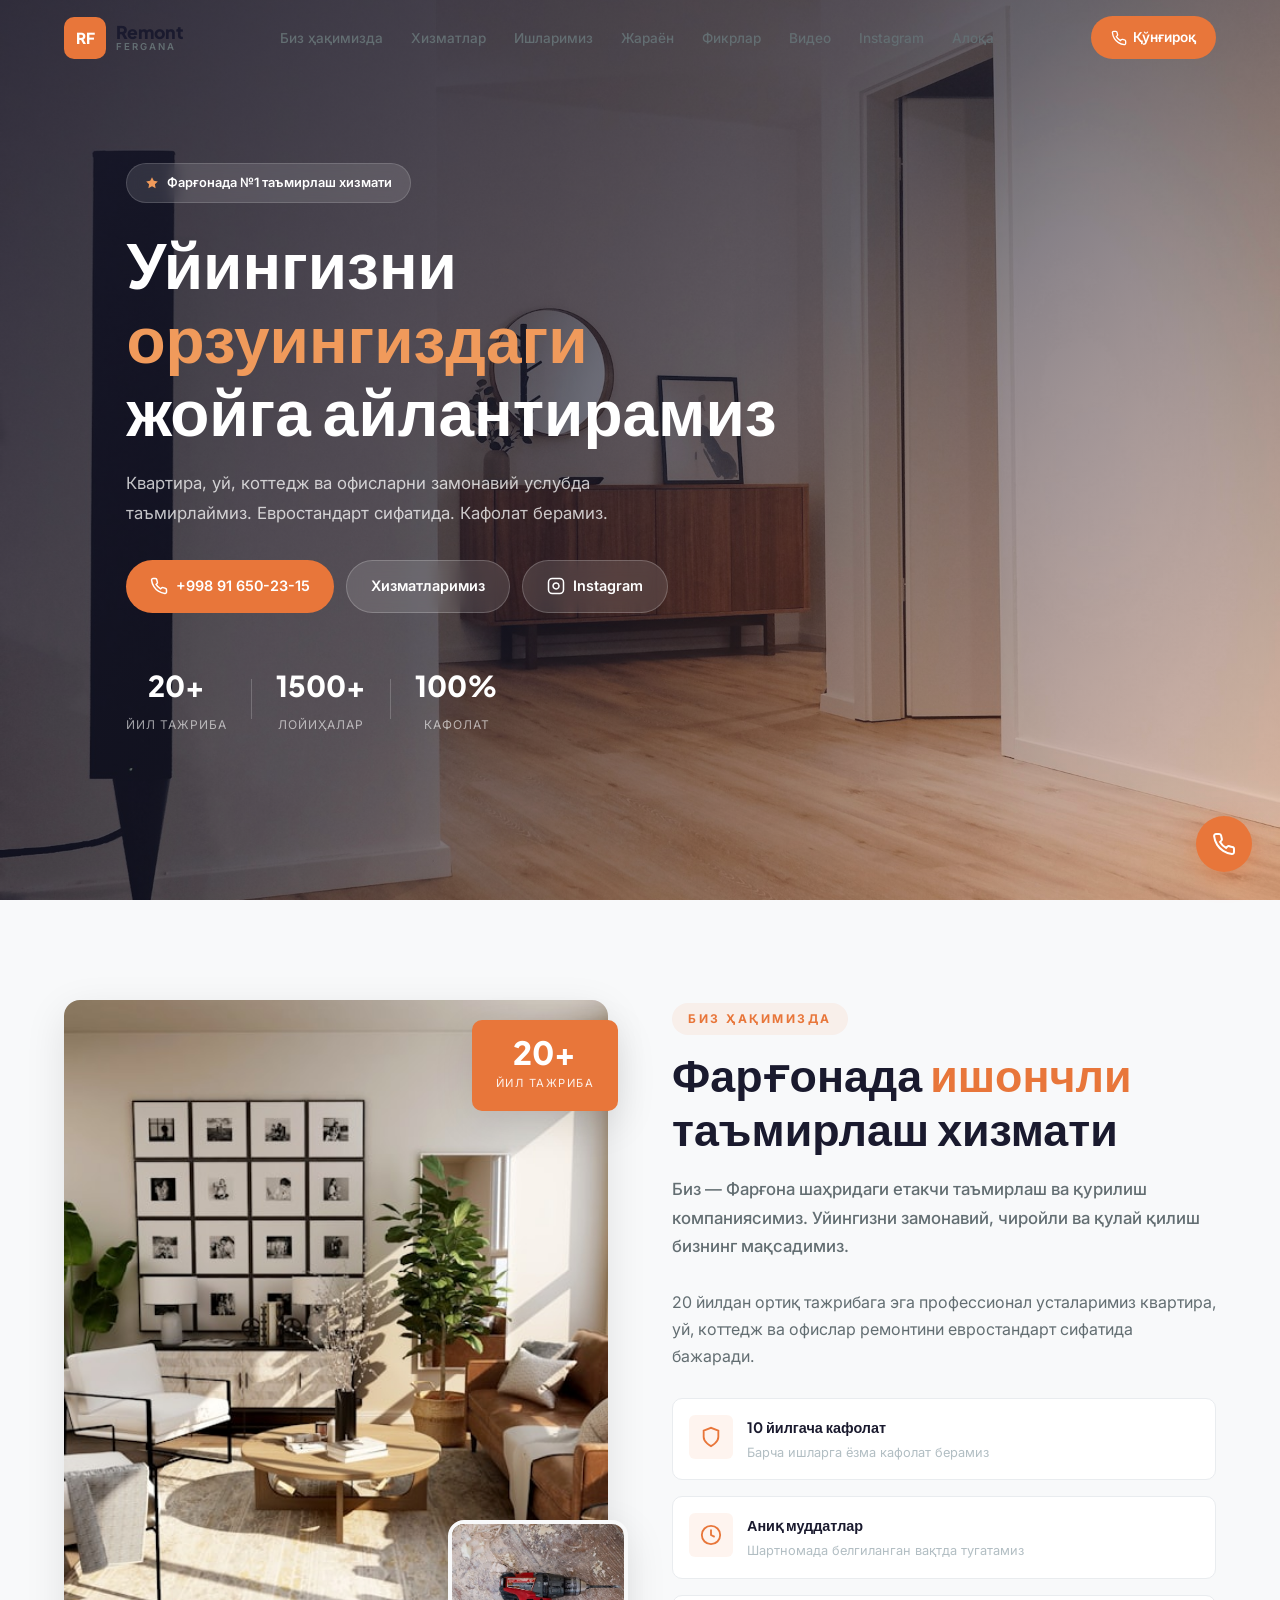
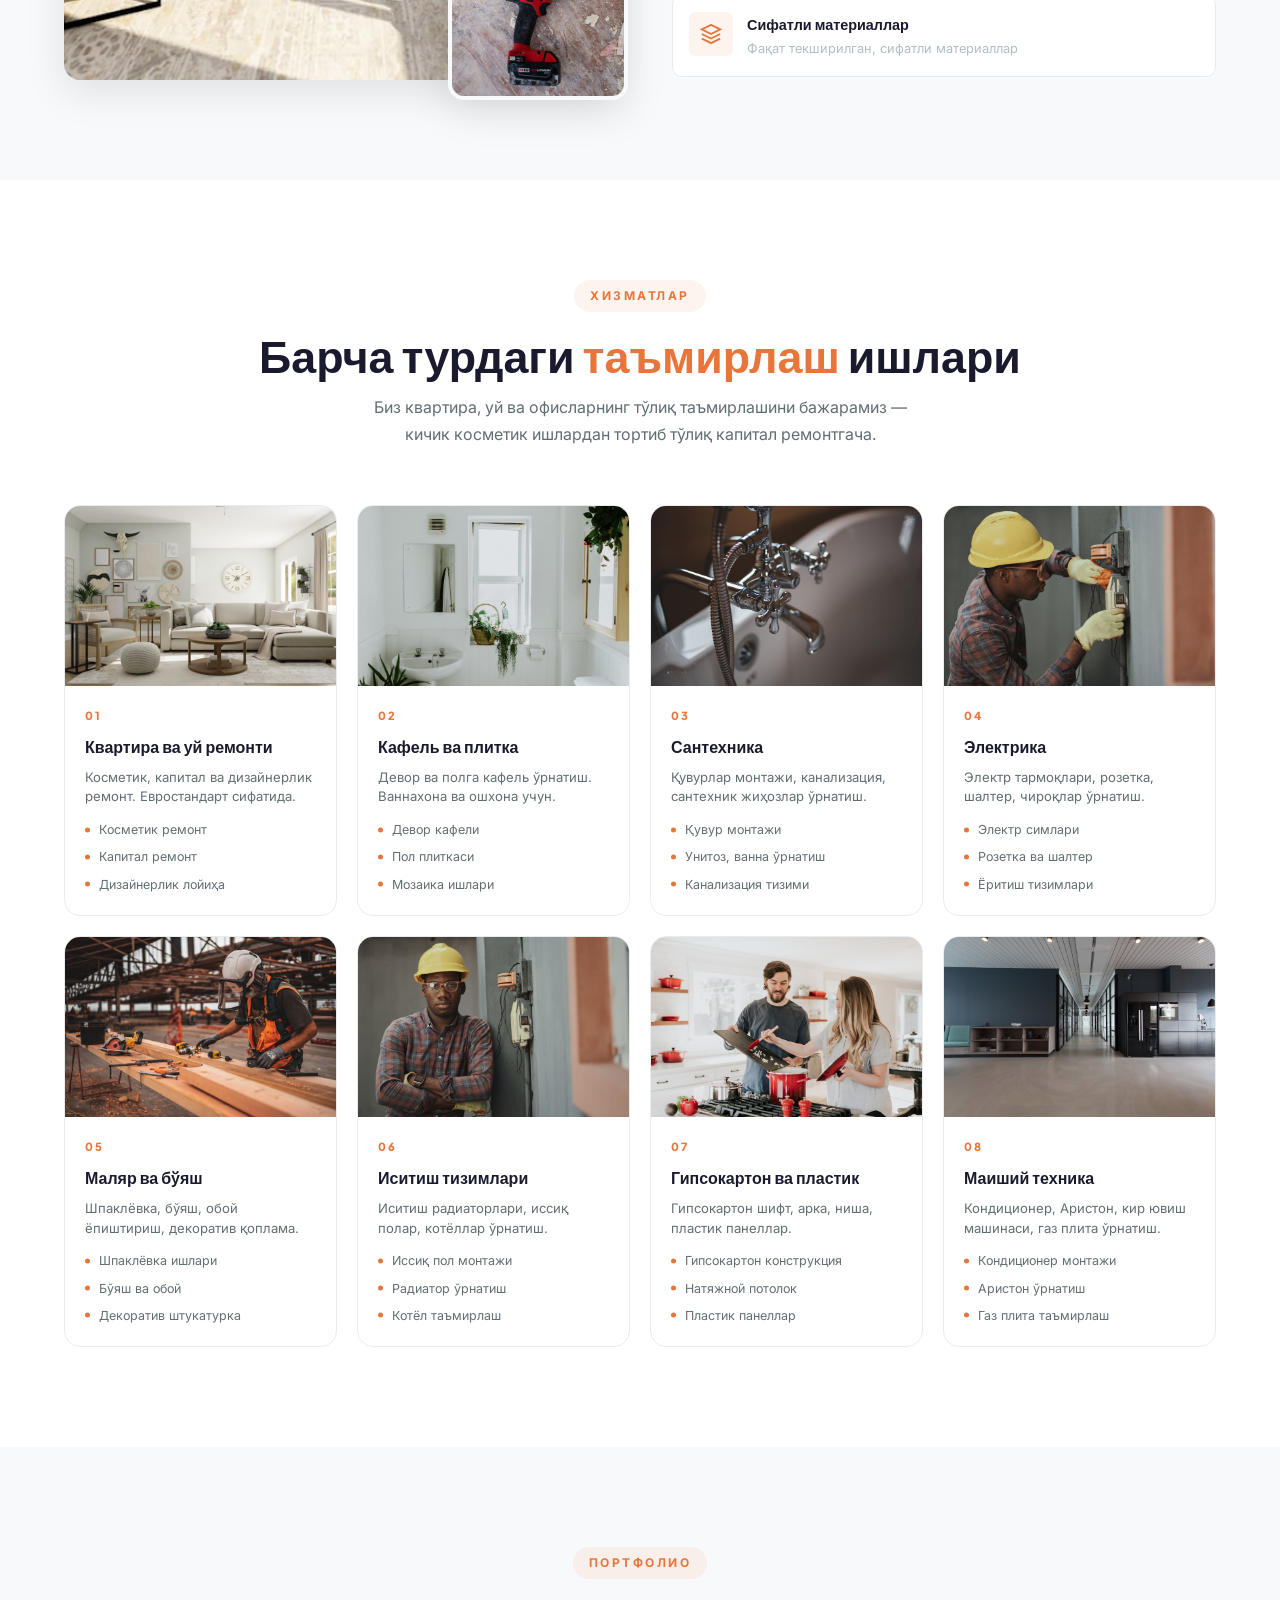
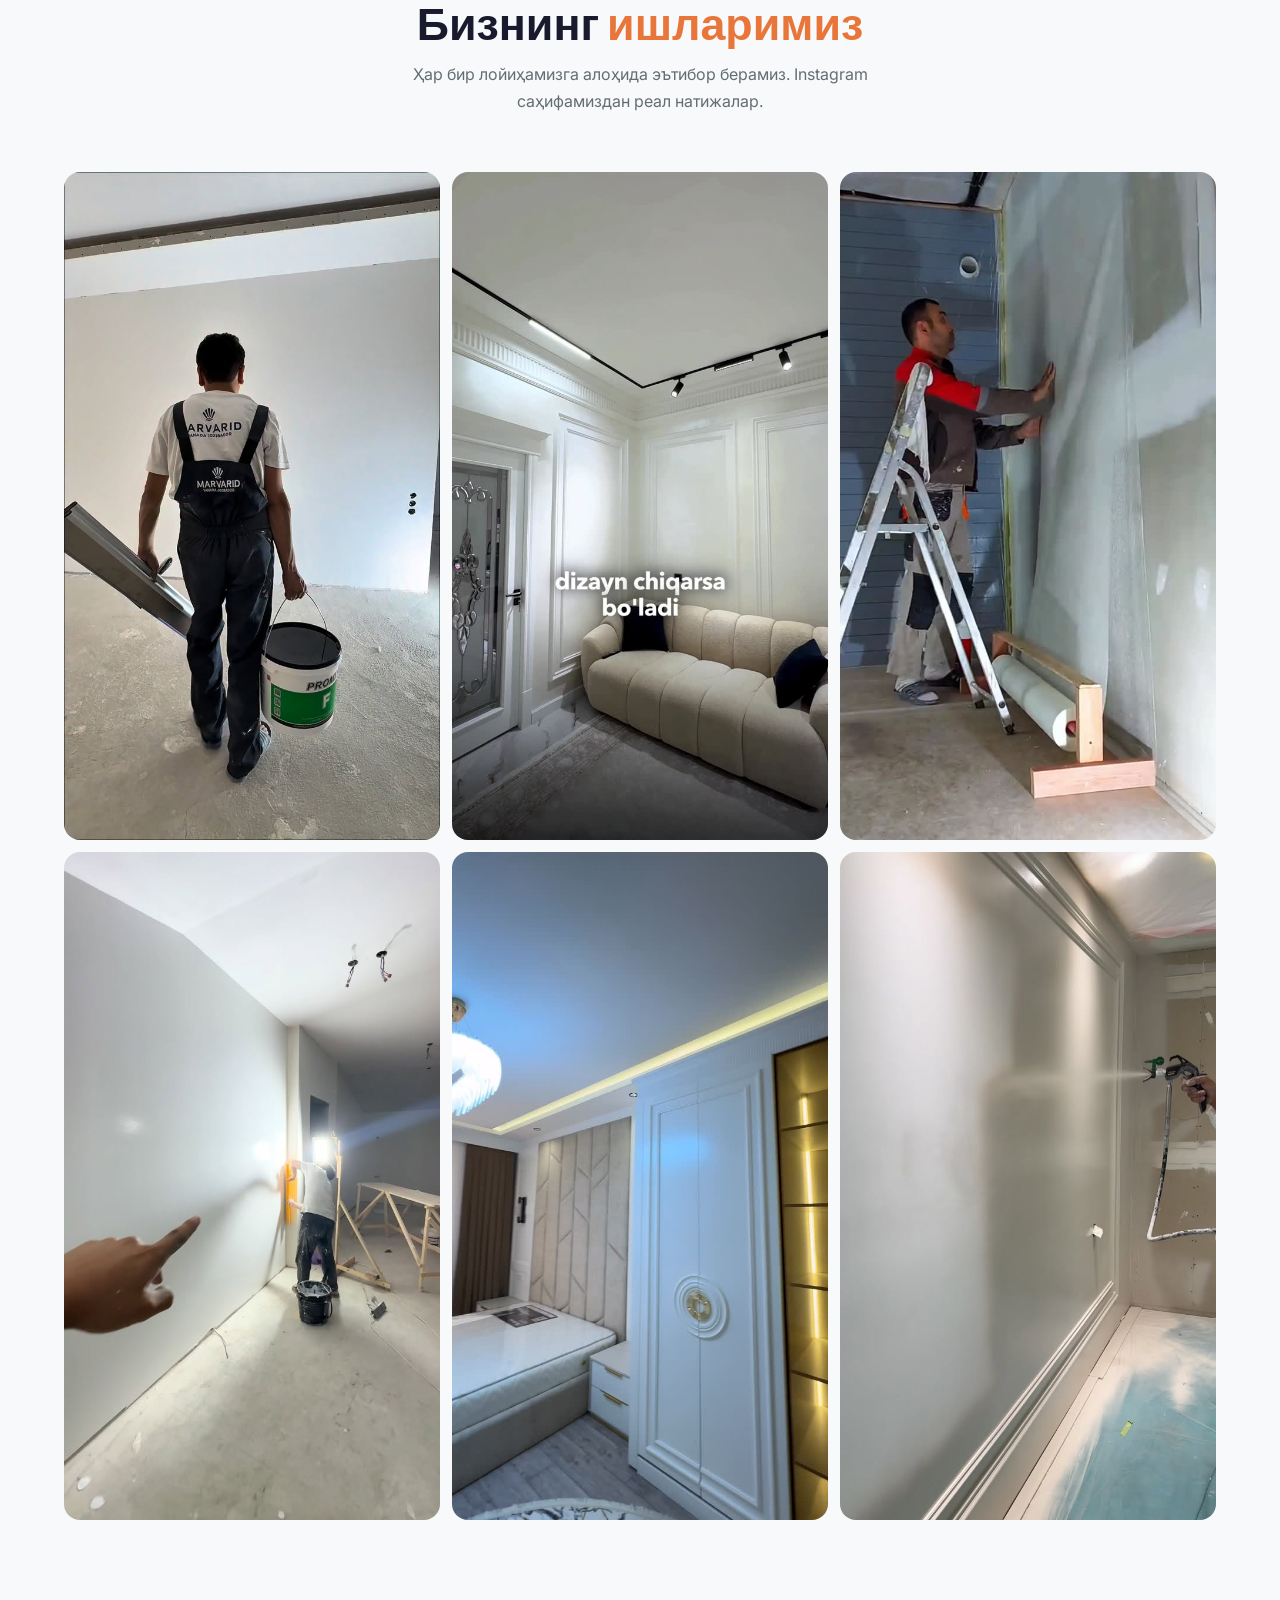
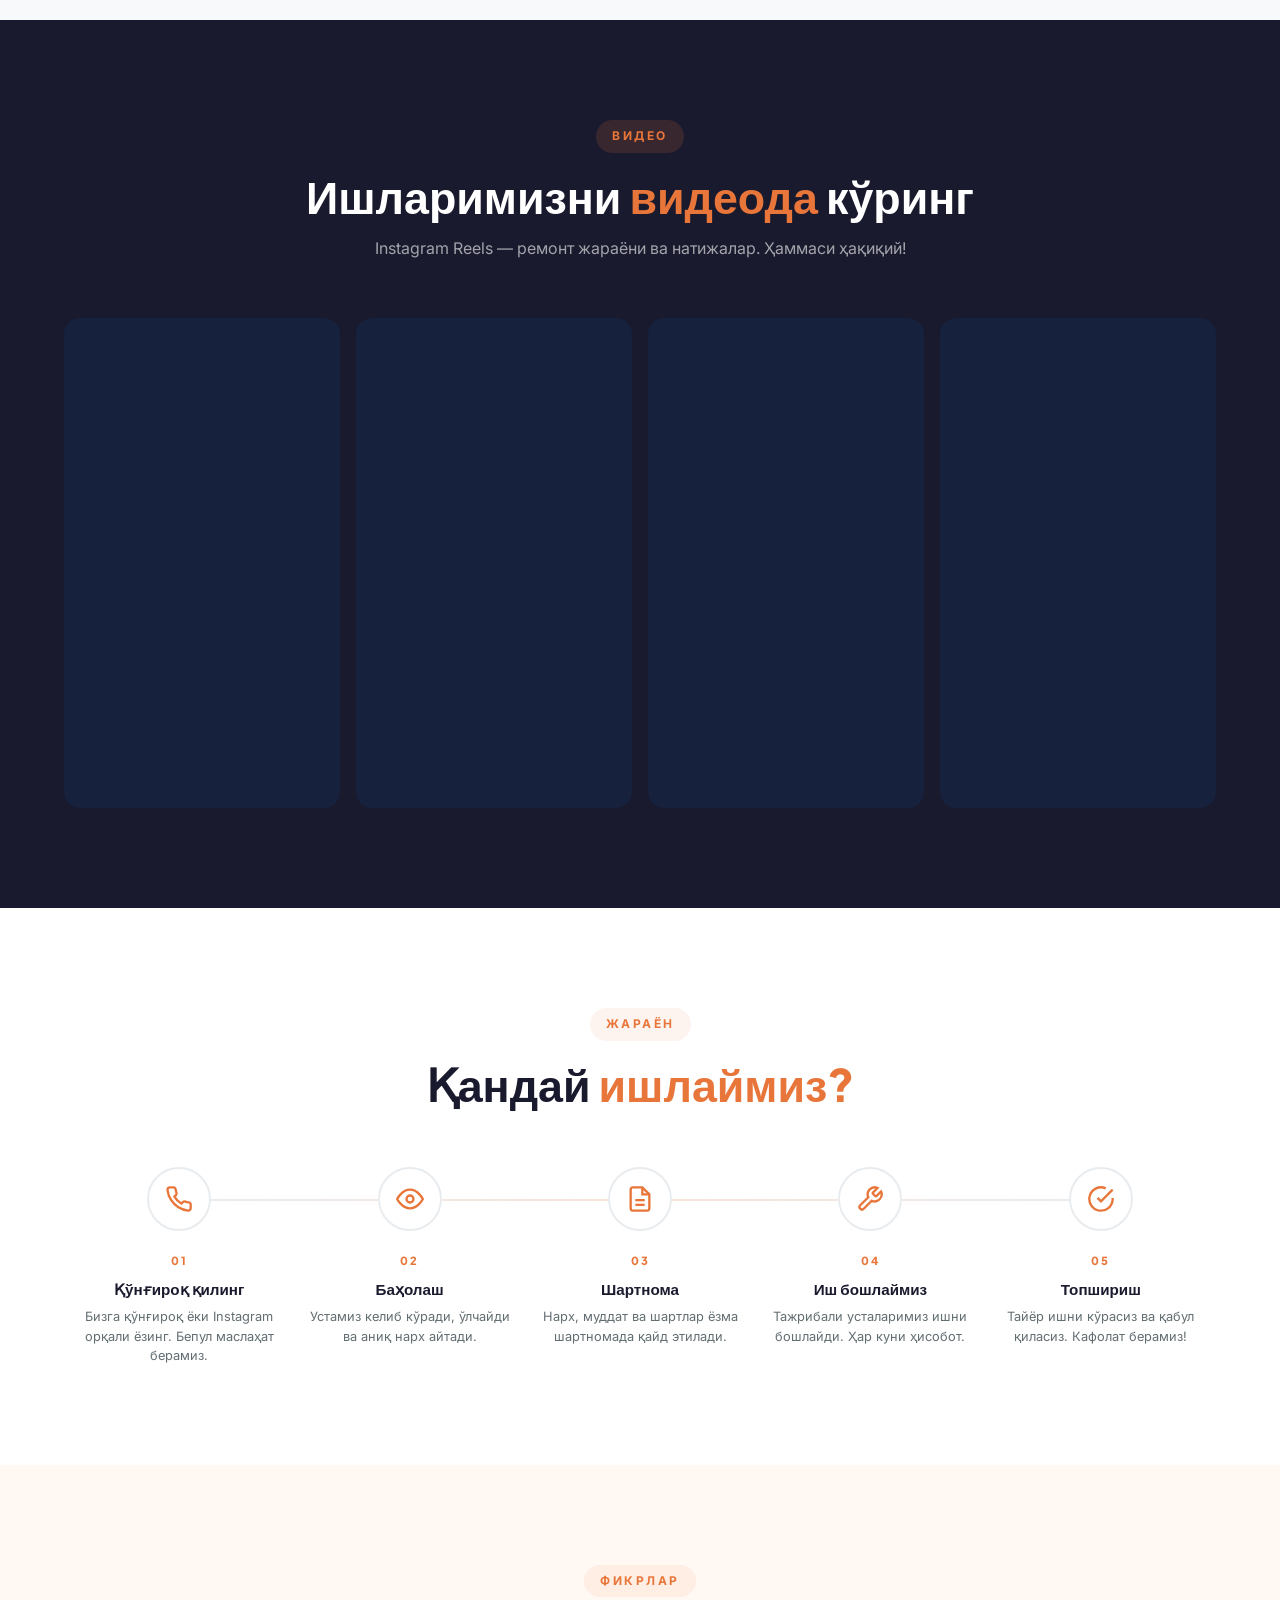
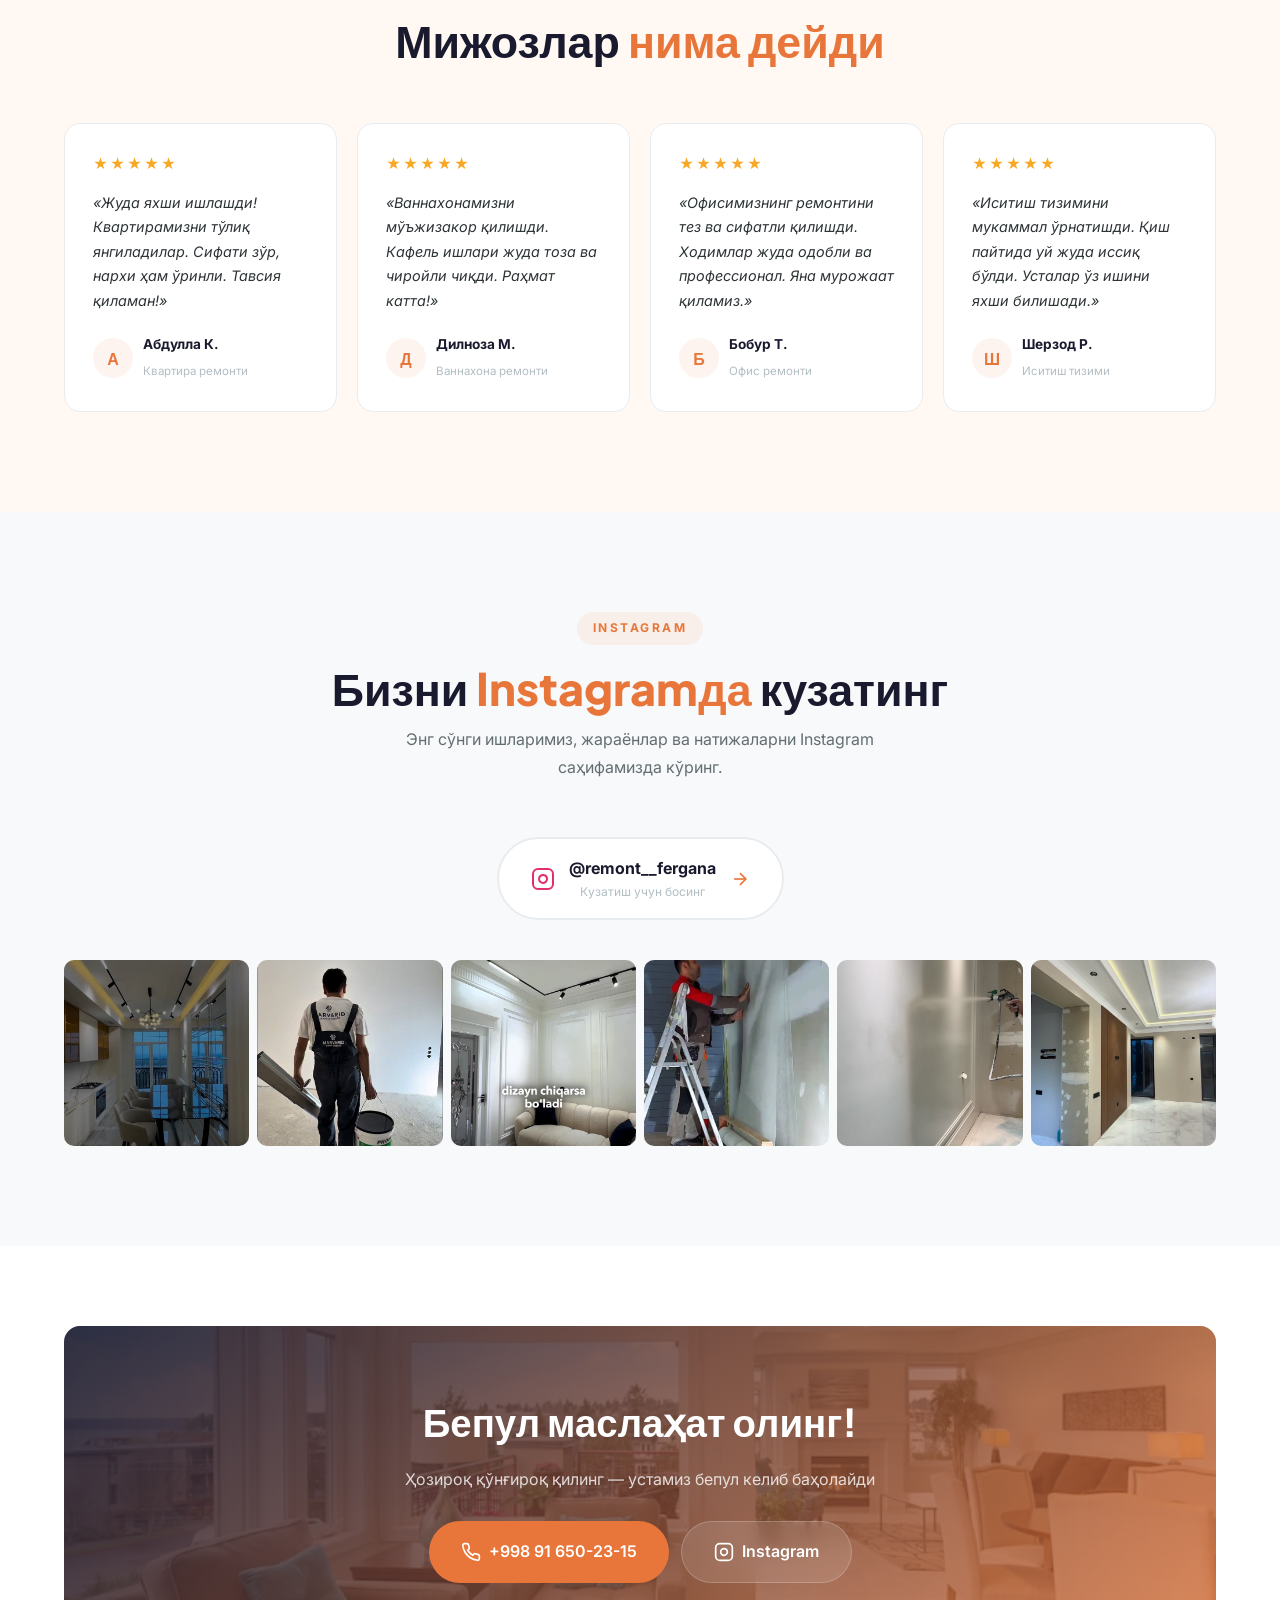
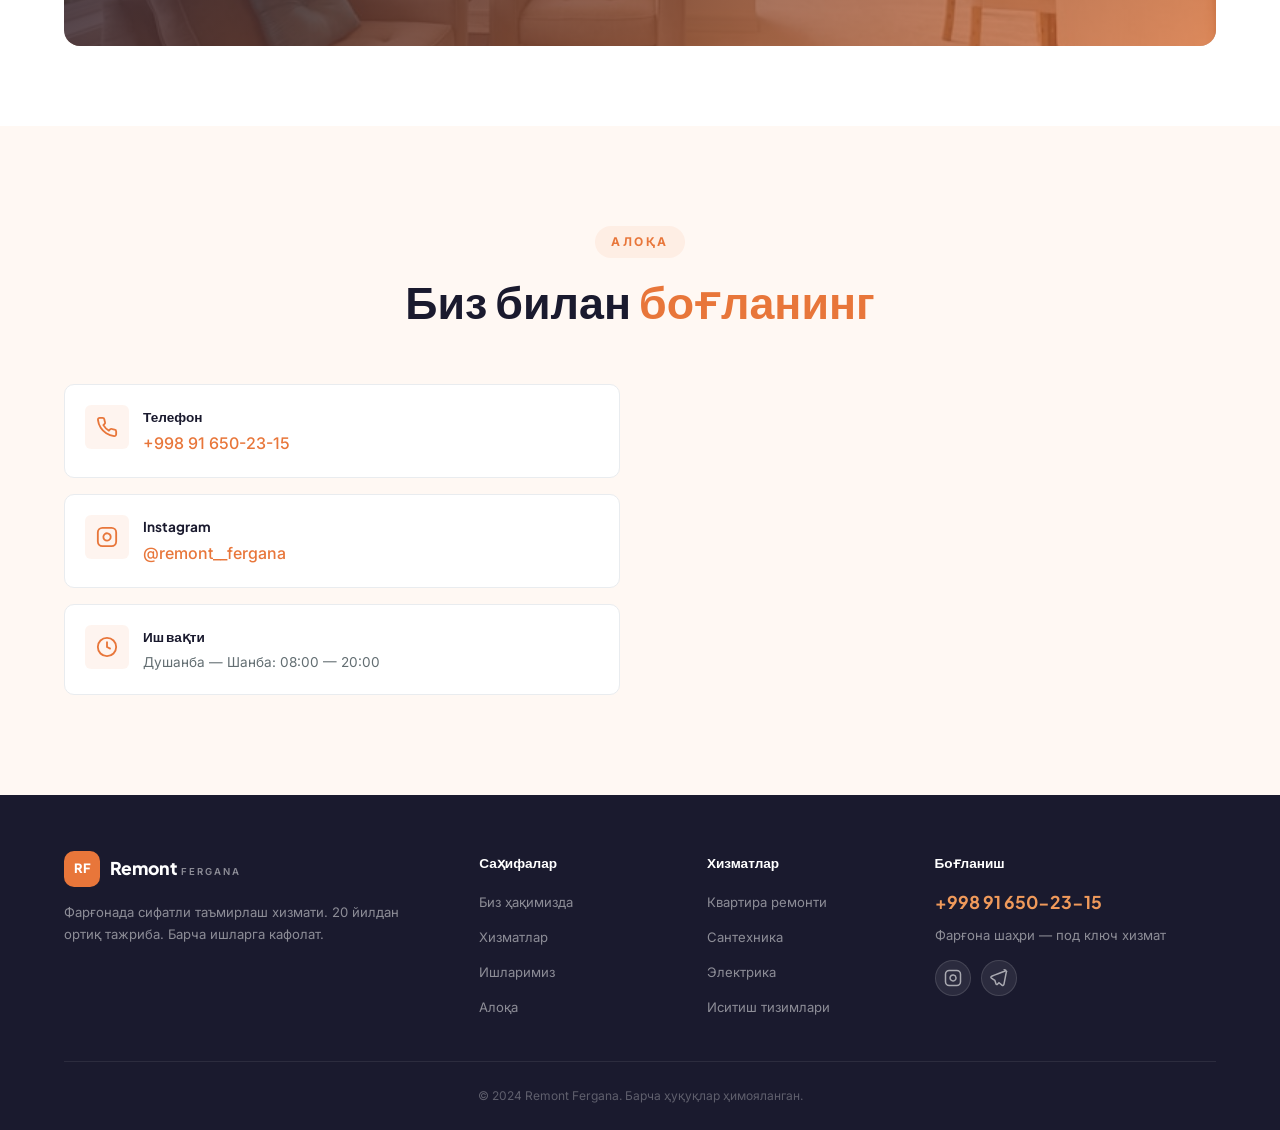
<file: index.html>
<!DOCTYPE html>
<html lang="uz">
<head>
    <meta charset="UTF-8">
    <meta name="viewport" content="width=device-width, initial-scale=1.0">
    <title>Remont Fergana — Фарғонада сифатли таъмирлаш хизмати</title>
    <meta name="description" content="Фарғонада квартира, уй, коттедж ва офис таъмирлаш. Сифатли ремонт, сантехника, электрика, иситиш тизимлари. +998 91 650-23-15">
    <meta name="keywords" content="ремонт Фарғона, таъмирлаш, квартира ремонт, уй таъмирлаш, сантехника, электрика, Fergana remont">
    <meta property="og:title" content="Remont Fergana — Сифатли таъмирлаш хизмати">
    <meta property="og:description" content="Фарғонада барча турдаги таъмирлаш ишлари. Квартира, уй, офис ремонти.">
    <meta property="og:type" content="website">
    <link rel="preconnect" href="https://fonts.googleapis.com">
    <link rel="preconnect" href="https://fonts.gstatic.com" crossorigin>
    <link href="https://fonts.googleapis.com/css2?family=Inter:wght@300;400;500;600;700;800;900&family=Plus+Jakarta+Sans:wght@400;500;600;700;800&display=swap" rel="stylesheet">
    <link rel="stylesheet" href="style.css">
    <link rel="icon" type="image/svg+xml" href="data:image/svg+xml,<svg xmlns='http://www.w3.org/2000/svg' viewBox='0 0 100 100'><text y='.9em' font-size='90'>🏠</text></svg>">
</head>
<body>
    <!-- Preloader -->
    <div class="preloader" id="preloader">
        <div class="preloader-content">
            <div class="preloader-spinner"></div>
            <div class="preloader-text">REMONT FERGANA</div>
        </div>
    </div>

    <!-- Navigation -->
    <nav class="navbar" id="navbar">
        <div class="nav-container">
            <a href="#hero" class="nav-logo">
                <div class="logo-mark">RF</div>
                <div class="logo-text-wrap">
                    <span class="logo-text">Remont</span>
                    <span class="logo-sub">Fergana</span>
                </div>
            </a>
            <ul class="nav-links" id="navLinks">
                <li><a href="#about">Биз ҳақимизда</a></li>
                <li><a href="#services">Хизматлар</a></li>
                <li><a href="#portfolio">Ишларимиз</a></li>
                <li><a href="#process">Жараён</a></li>
                <li><a href="#reviews">Фикрлар</a></li>
                <li><a href="#videos">Видео</a></li>
                <li><a href="#instagram">Instagram</a></li>
                <li><a href="#contact">Алоқа</a></li>
            </ul>
            <a href="tel:+998916502315" class="nav-cta">
                <svg width="16" height="16" viewBox="0 0 24 24" fill="none" stroke="currentColor" stroke-width="2"><path d="M22 16.92v3a2 2 0 0 1-2.18 2 19.79 19.79 0 0 1-8.63-3.07 19.5 19.5 0 0 1-6-6 19.79 19.79 0 0 1-3.07-8.67A2 2 0 0 1 4.11 2h3a2 2 0 0 1 2 1.72 12.84 12.84 0 0 0 .7 2.81 2 2 0 0 1-.45 2.11L8.09 9.91a16 16 0 0 0 6 6l1.27-1.27a2 2 0 0 1 2.11-.45 12.84 12.84 0 0 0 2.81.7A2 2 0 0 1 22 16.92z"/></svg>
                Қўнғироқ
            </a>
            <button class="nav-toggle" id="navToggle" aria-label="Меню">
                <span></span>
                <span></span>
                <span></span>
            </button>
        </div>
    </nav>

    <!-- Hero Section -->
    <section class="hero" id="hero">
        <div class="hero-bg">
            <img src="img/hero-renovation.jpg" alt="Remont Fergana" class="hero-bg-img">
            <div class="hero-overlay"></div>
        </div>
        <div class="hero-content">
            <div class="hero-badge">
                <svg width="14" height="14" viewBox="0 0 24 24" fill="currentColor"><polygon points="12 2 15.09 8.26 22 9.27 17 14.14 18.18 21.02 12 17.77 5.82 21.02 7 14.14 2 9.27 8.91 8.26 12 2"/></svg>
                Фарғонада №1 таъмирлаш хизмати
            </div>
            <h1 class="hero-title">
                <span>Уйингизни</span>
                <span class="accent">орзуингиздаги</span>
                <span>жойга айлантирамиз</span>
            </h1>
            <p class="hero-subtitle">Квартира, уй, коттедж ва офисларни замонавий услубда таъмирлаймиз. Евростандарт сифатида. Кафолат берамиз.</p>
            <div class="hero-actions">
                <a href="tel:+998916502315" class="btn btn-primary">
                    <svg width="18" height="18" viewBox="0 0 24 24" fill="none" stroke="currentColor" stroke-width="2"><path d="M22 16.92v3a2 2 0 0 1-2.18 2 19.79 19.79 0 0 1-8.63-3.07 19.5 19.5 0 0 1-6-6 19.79 19.79 0 0 1-3.07-8.67A2 2 0 0 1 4.11 2h3a2 2 0 0 1 2 1.72 12.84 12.84 0 0 0 .7 2.81 2 2 0 0 1-.45 2.11L8.09 9.91a16 16 0 0 0 6 6l1.27-1.27a2 2 0 0 1 2.11-.45 12.84 12.84 0 0 0 2.81.7A2 2 0 0 1 22 16.92z"/></svg>
                    +998 91 650-23-15
                </a>
                <a href="#services" class="btn btn-glass">Хизматларимиз</a>
                <a href="https://www.instagram.com/remont__fergana/" target="_blank" class="btn btn-glass">
                    <svg width="18" height="18" viewBox="0 0 24 24" fill="none" stroke="currentColor" stroke-width="2"><rect x="2" y="2" width="20" height="20" rx="5" ry="5"/><path d="M16 11.37A4 4 0 1 1 12.63 8 4 4 0 0 1 16 11.37z"/><line x1="17.5" y1="6.5" x2="17.51" y2="6.5"/></svg>
                    Instagram
                </a>
            </div>
            <div class="hero-stats">
                <div class="stat">
                    <span class="stat-number">20+</span>
                    <span class="stat-label">Йил тажриба</span>
                </div>
                <div class="stat-divider"></div>
                <div class="stat">
                    <span class="stat-number">1500+</span>
                    <span class="stat-label">Лойиҳалар</span>
                </div>
                <div class="stat-divider"></div>
                <div class="stat">
                    <span class="stat-number">100%</span>
                    <span class="stat-label">Кафолат</span>
                </div>
            </div>
        </div>
    </section>

    <!-- About Section -->
    <section class="section about" id="about">
        <div class="container">
            <div class="about-grid">
                <div class="about-images">
                    <div class="about-img main-img">
                        <img src="img/modern-interior.jpg" alt="Замонавий интерьер" loading="lazy">
                    </div>
                    <div class="about-img secondary-img">
                        <img src="img/renovation-tools.jpg" alt="Таъмирлаш асбоблари" loading="lazy">
                    </div>
                    <div class="about-experience-badge">
                        <span class="exp-number">20+</span>
                        <span class="exp-text">Йил тажриба</span>
                    </div>
                </div>
                <div class="about-text">
                    <span class="section-tag">Биз ҳақимизда</span>
                    <h2 class="section-title">Фарғонада <span class="accent">ишончли</span> таъмирлаш хизмати</h2>
                    <p class="about-lead">Биз — Фарғона шаҳридаги етакчи таъмирлаш ва қурилиш компаниясимиз. Уйингизни замонавий, чиройли ва қулай қилиш бизнинг мақсадимиз.</p>
                    <p>20 йилдан ортиқ тажрибага эга профессионал усталаримиз квартира, уй, коттедж ва офислар ремонтини евростандарт сифатида бажаради.</p>
                    <div class="about-features">
                        <div class="about-feature">
                            <div class="feature-icon">
                                <svg width="22" height="22" viewBox="0 0 24 24" fill="none" stroke="currentColor" stroke-width="2"><path d="M12 22s8-4 8-10V5l-8-3-8 3v7c0 6 8 10 8 10z"/></svg>
                            </div>
                            <div>
                                <h4>10 йилгача кафолат</h4>
                                <p>Барча ишларга ёзма кафолат берамиз</p>
                            </div>
                        </div>
                        <div class="about-feature">
                            <div class="feature-icon">
                                <svg width="22" height="22" viewBox="0 0 24 24" fill="none" stroke="currentColor" stroke-width="2"><circle cx="12" cy="12" r="10"/><path d="M12 6v6l4 2"/></svg>
                            </div>
                            <div>
                                <h4>Аниқ муддатлар</h4>
                                <p>Шартномада белгиланган вақтда тугатамиз</p>
                            </div>
                        </div>
                        <div class="about-feature">
                            <div class="feature-icon">
                                <svg width="22" height="22" viewBox="0 0 24 24" fill="none" stroke="currentColor" stroke-width="2"><path d="M12 2L2 7l10 5 10-5-10-5z"/><path d="M2 17l10 5 10-5"/><path d="M2 12l10 5 10-5"/></svg>
                            </div>
                            <div>
                                <h4>Сифатли материаллар</h4>
                                <p>Фақат текширилган, сифатли материаллар</p>
                            </div>
                        </div>
                    </div>
                </div>
            </div>
        </div>
    </section>

    <!-- Services Section -->
    <section class="section services" id="services">
        <div class="container">
            <div class="section-header center">
                <span class="section-tag">Хизматлар</span>
                <h2 class="section-title">Барча турдаги <span class="accent">таъмирлаш</span> ишлари</h2>
                <p class="section-desc">Биз квартира, уй ва офисларнинг тўлиқ таъмирлашини бажарамиз — кичик косметик ишлардан тортиб тўлиқ капитал ремонтгача.</p>
            </div>
            <div class="services-grid">
                <div class="service-card">
                    <div class="service-img">
                        <img src="img/living-room.jpg" alt="Квартира ремонти" loading="lazy">
                    </div>
                    <div class="service-body">
                        <div class="service-number">01</div>
                        <h3>Квартира ва уй ремонти</h3>
                        <p>Косметик, капитал ва дизайнерлик ремонт. Евростандарт сифатида.</p>
                        <ul class="service-list">
                            <li>Косметик ремонт</li>
                            <li>Капитал ремонт</li>
                            <li>Дизайнерлик лойиҳа</li>
                        </ul>
                    </div>
                </div>
                <div class="service-card">
                    <div class="service-img">
                        <img src="img/bathroom-tile.jpg" alt="Кафель ишлари" loading="lazy">
                    </div>
                    <div class="service-body">
                        <div class="service-number">02</div>
                        <h3>Кафель ва плитка</h3>
                        <p>Девор ва полга кафель ўрнатиш. Ваннахона ва ошхона учун.</p>
                        <ul class="service-list">
                            <li>Девор кафели</li>
                            <li>Пол плиткаси</li>
                            <li>Мозаика ишлари</li>
                        </ul>
                    </div>
                </div>
                <div class="service-card">
                    <div class="service-img">
                        <img src="img/plumbing-work.jpg" alt="Сантехника" loading="lazy">
                    </div>
                    <div class="service-body">
                        <div class="service-number">03</div>
                        <h3>Сантехника</h3>
                        <p>Қувурлар монтажи, канализация, сантехник жиҳозлар ўрнатиш.</p>
                        <ul class="service-list">
                            <li>Қувур монтажи</li>
                            <li>Унитоз, ванна ўрнатиш</li>
                            <li>Канализация тизими</li>
                        </ul>
                    </div>
                </div>
                <div class="service-card">
                    <div class="service-img">
                        <img src="img/electrical-work.jpg" alt="Электрика" loading="lazy">
                    </div>
                    <div class="service-body">
                        <div class="service-number">04</div>
                        <h3>Электрика</h3>
                        <p>Электр тармоқлари, розетка, шалтер, чироқлар ўрнатиш.</p>
                        <ul class="service-list">
                            <li>Электр симлари</li>
                            <li>Розетка ва шалтер</li>
                            <li>Ёритиш тизимлари</li>
                        </ul>
                    </div>
                </div>
                <div class="service-card">
                    <div class="service-img">
                        <img src="img/painting-wall.jpg" alt="Маляр ишлари" loading="lazy">
                    </div>
                    <div class="service-body">
                        <div class="service-number">05</div>
                        <h3>Маляр ва бўяш</h3>
                        <p>Шпаклёвка, бўяш, обой ёпиштириш, декоратив қоплама.</p>
                        <ul class="service-list">
                            <li>Шпаклёвка ишлари</li>
                            <li>Бўяш ва обой</li>
                            <li>Декоратив штукатурка</li>
                        </ul>
                    </div>
                </div>
                <div class="service-card">
                    <div class="service-img">
                        <img src="img/heating-system.jpg" alt="Иситиш тизими" loading="lazy">
                    </div>
                    <div class="service-body">
                        <div class="service-number">06</div>
                        <h3>Иситиш тизимлари</h3>
                        <p>Иситиш радиаторлари, иссиқ полар, котёллар ўрнатиш.</p>
                        <ul class="service-list">
                            <li>Иссиқ пол монтажи</li>
                            <li>Радиатор ўрнатиш</li>
                            <li>Котёл таъмирлаш</li>
                        </ul>
                    </div>
                </div>
                <div class="service-card">
                    <div class="service-img">
                        <img src="img/kitchen-modern.jpg" alt="Гипсокартон" loading="lazy">
                    </div>
                    <div class="service-body">
                        <div class="service-number">07</div>
                        <h3>Гипсокартон ва пластик</h3>
                        <p>Гипсокартон шифт, арка, ниша, пластик панеллар.</p>
                        <ul class="service-list">
                            <li>Гипсокартон конструкция</li>
                            <li>Натяжной потолок</li>
                            <li>Пластик панеллар</li>
                        </ul>
                    </div>
                </div>
                <div class="service-card">
                    <div class="service-img">
                        <img src="img/office-renovation.jpg" alt="Маиший техника" loading="lazy">
                    </div>
                    <div class="service-body">
                        <div class="service-number">08</div>
                        <h3>Маиший техника</h3>
                        <p>Кондиционер, Аристон, кир ювиш машинаси, газ плита ўрнатиш.</p>
                        <ul class="service-list">
                            <li>Кондиционер монтажи</li>
                            <li>Аристон ўрнатиш</li>
                            <li>Газ плита таъмирлаш</li>
                        </ul>
                    </div>
                </div>
            </div>
        </div>
    </section>

    <!-- Portfolio / Gallery Section — Real Instagram Photos -->
    <section class="section portfolio" id="portfolio">
        <div class="container">
            <div class="section-header center">
                <span class="section-tag">Портфолио</span>
                <h2 class="section-title">Бизнинг <span class="accent">ишларимиз</span></h2>
                <p class="section-desc">Ҳар бир лойиҳамизга алоҳида эътибор берамиз. Instagram саҳифамиздан реал натижалар.</p>
            </div>
            <div class="portfolio-grid">
                <div class="portfolio-item tall">
                    <img src="img/ig4.jpg" alt="Marvarid декоратив штукатурка" loading="lazy">
                    <div class="portfolio-overlay">
                        <span class="portfolio-tag">Декор</span>
                        <h4>Декоратив штукатурка</h4>
                    </div>
                </div>
                <div class="portfolio-item tall">
                    <img src="img/ig5.jpg" alt="Отточенто марварид" loading="lazy">
                    <div class="portfolio-overlay">
                        <span class="portfolio-tag">Бўяш</span>
                        <h4>Отточенто қоплама</h4>
                    </div>
                </div>
                <div class="portfolio-item tall">
                    <img src="img/ig6.jpg" alt="Замонавий ремонт" loading="lazy">
                    <div class="portfolio-overlay">
                        <span class="portfolio-tag">Ремонт</span>
                        <h4>Замонавий услуб</h4>
                    </div>
                </div>
                <div class="portfolio-item tall">
                    <img src="img/ig1.jpg" alt="Ремонт ишлари" loading="lazy">
                    <div class="portfolio-overlay">
                        <span class="portfolio-tag">Ишлар</span>
                        <h4>Сифатли натижа</h4>
                    </div>
                </div>
                <div class="portfolio-item tall">
                    <img src="img/ig3.jpg" alt="Remont Fergana" loading="lazy">
                    <div class="portfolio-overlay">
                        <span class="portfolio-tag">Лойиҳа</span>
                        <h4>Квартира ремонти</h4>
                    </div>
                </div>
                <div class="portfolio-item tall">
                    <img src="img/ig7.jpg" alt="Ремонт натижаси" loading="lazy">
                    <div class="portfolio-overlay">
                        <span class="portfolio-tag">Натижа</span>
                        <h4>Тайёр лойиҳа</h4>
                    </div>
                </div>
            </div>
        </div>
    </section>

    <!-- Video Reels Section — Embedded Instagram Videos -->
    <section class="section video-reels" id="videos">
        <div class="container">
            <div class="section-header center">
                <span class="section-tag">Видео</span>
                <h2 class="section-title">Ишларимизни <span class="accent">видеода</span> кўринг</h2>
                <p class="section-desc">Instagram Reels — ремонт жараёни ва натижалар. Ҳаммаси ҳақиқий!</p>
            </div>
            <div class="reels-grid">
                <div class="reel-card">
                    <iframe src="https://www.instagram.com/reel/DWy5Q0KiKLU/embed/" frameborder="0" scrolling="no" allowtransparency="true" loading="lazy"></iframe>
                </div>
                <div class="reel-card">
                    <iframe src="https://www.instagram.com/reel/DWwPdfDiNuZ/embed/" frameborder="0" scrolling="no" allowtransparency="true" loading="lazy"></iframe>
                </div>
                <div class="reel-card">
                    <iframe src="https://www.instagram.com/reel/DWhFcinCKqp/embed/" frameborder="0" scrolling="no" allowtransparency="true" loading="lazy"></iframe>
                </div>
                <div class="reel-card">
                    <iframe src="https://www.instagram.com/reel/DQOlO_aiLx3/embed/" frameborder="0" scrolling="no" allowtransparency="true" loading="lazy"></iframe>
                </div>
            </div>
        </div>
    </section>

    <!-- Process Section -->
    <section class="section process" id="process">
        <div class="container">
            <div class="section-header center">
                <span class="section-tag">Жараён</span>
                <h2 class="section-title">Қандай <span class="accent">ишлаймиз?</span></h2>
            </div>
            <div class="process-timeline">
                <div class="process-step">
                    <div class="step-icon">
                        <svg width="28" height="28" viewBox="0 0 24 24" fill="none" stroke="currentColor" stroke-width="2"><path d="M22 16.92v3a2 2 0 0 1-2.18 2 19.79 19.79 0 0 1-8.63-3.07 19.5 19.5 0 0 1-6-6 19.79 19.79 0 0 1-3.07-8.67A2 2 0 0 1 4.11 2h3a2 2 0 0 1 2 1.72 12.84 12.84 0 0 0 .7 2.81 2 2 0 0 1-.45 2.11L8.09 9.91a16 16 0 0 0 6 6l1.27-1.27a2 2 0 0 1 2.11-.45 12.84 12.84 0 0 0 2.81.7A2 2 0 0 1 22 16.92z"/></svg>
                    </div>
                    <div class="step-content">
                        <span class="step-num">01</span>
                        <h3>Қўнғироқ қилинг</h3>
                        <p>Бизга қўнғироқ ёки Instagram орқали ёзинг. Бепул маслаҳат берамиз.</p>
                    </div>
                </div>
                <div class="process-step">
                    <div class="step-icon">
                        <svg width="28" height="28" viewBox="0 0 24 24" fill="none" stroke="currentColor" stroke-width="2"><path d="M1 12s4-8 11-8 11 8 11 8-4 8-11 8-11-8-11-8z"/><circle cx="12" cy="12" r="3"/></svg>
                    </div>
                    <div class="step-content">
                        <span class="step-num">02</span>
                        <h3>Баҳолаш</h3>
                        <p>Устамиз келиб кўради, ўлчайди ва аниқ нарх айтади.</p>
                    </div>
                </div>
                <div class="process-step">
                    <div class="step-icon">
                        <svg width="28" height="28" viewBox="0 0 24 24" fill="none" stroke="currentColor" stroke-width="2"><path d="M14 2H6a2 2 0 0 0-2 2v16a2 2 0 0 0 2 2h12a2 2 0 0 0 2-2V8z"/><polyline points="14 2 14 8 20 8"/><line x1="16" y1="13" x2="8" y2="13"/><line x1="16" y1="17" x2="8" y2="17"/></svg>
                    </div>
                    <div class="step-content">
                        <span class="step-num">03</span>
                        <h3>Шартнома</h3>
                        <p>Нарх, муддат ва шартлар ёзма шартномада қайд этилади.</p>
                    </div>
                </div>
                <div class="process-step">
                    <div class="step-icon">
                        <svg width="28" height="28" viewBox="0 0 24 24" fill="none" stroke="currentColor" stroke-width="2"><path d="M14.7 6.3a1 1 0 0 0 0 1.4l1.6 1.6a1 1 0 0 0 1.4 0l3.77-3.77a6 6 0 0 1-7.94 7.94l-6.91 6.91a2.12 2.12 0 0 1-3-3l6.91-6.91a6 6 0 0 1 7.94-7.94l-3.76 3.76z"/></svg>
                    </div>
                    <div class="step-content">
                        <span class="step-num">04</span>
                        <h3>Иш бошлаймиз</h3>
                        <p>Тажрибали усталаримиз ишни бошлайди. Ҳар куни ҳисобот.</p>
                    </div>
                </div>
                <div class="process-step">
                    <div class="step-icon">
                        <svg width="28" height="28" viewBox="0 0 24 24" fill="none" stroke="currentColor" stroke-width="2"><path d="M22 11.08V12a10 10 0 1 1-5.93-9.14"/><polyline points="22 4 12 14.01 9 11.01"/></svg>
                    </div>
                    <div class="step-content">
                        <span class="step-num">05</span>
                        <h3>Топшириш</h3>
                        <p>Тайёр ишни кўрасиз ва қабул қиласиз. Кафолат берамиз!</p>
                    </div>
                </div>
            </div>
        </div>
    </section>

    <!-- Reviews Section -->
    <section class="section reviews" id="reviews">
        <div class="container">
            <div class="section-header center">
                <span class="section-tag">Фикрлар</span>
                <h2 class="section-title">Мижозлар <span class="accent">нима дейди</span></h2>
            </div>
            <div class="reviews-grid">
                <div class="review-card">
                    <div class="review-stars">★★★★★</div>
                    <p class="review-text">«Жуда яхши ишлашди! Квартирамизни тўлиқ янгиладилар. Сифати зўр, нархи ҳам ўринли. Тавсия қиламан!»</p>
                    <div class="review-author">
                        <div class="review-avatar">А</div>
                        <div>
                            <strong>Абдулла К.</strong>
                            <span>Квартира ремонти</span>
                        </div>
                    </div>
                </div>
                <div class="review-card">
                    <div class="review-stars">★★★★★</div>
                    <p class="review-text">«Ваннахонамизни мўъжизакор қилишди. Кафель ишлари жуда тоза ва чиройли чиқди. Раҳмат катта!»</p>
                    <div class="review-author">
                        <div class="review-avatar">Д</div>
                        <div>
                            <strong>Дилноза М.</strong>
                            <span>Ваннахона ремонти</span>
                        </div>
                    </div>
                </div>
                <div class="review-card">
                    <div class="review-stars">★★★★★</div>
                    <p class="review-text">«Офисимизнинг ремонтини тез ва сифатли қилишди. Ходимлар жуда одобли ва профессионал. Яна мурожаат қиламиз.»</p>
                    <div class="review-author">
                        <div class="review-avatar">Б</div>
                        <div>
                            <strong>Бобур Т.</strong>
                            <span>Офис ремонти</span>
                        </div>
                    </div>
                </div>
                <div class="review-card">
                    <div class="review-stars">★★★★★</div>
                    <p class="review-text">«Иситиш тизимини мукаммал ўрнатишди. Қиш пайтида уй жуда иссиқ бўлди. Усталар ўз ишини яхши билишади.»</p>
                    <div class="review-author">
                        <div class="review-avatar">Ш</div>
                        <div>
                            <strong>Шерзод Р.</strong>
                            <span>Иситиш тизими</span>
                        </div>
                    </div>
                </div>
            </div>
        </div>
    </section>

    <!-- Instagram Section -->
    <section class="section instagram-section" id="instagram">
        <div class="container">
            <div class="section-header center">
                <span class="section-tag">Instagram</span>
                <h2 class="section-title">Бизни <span class="accent">Instagramда</span> кузатинг</h2>
                <p class="section-desc">Энг сўнги ишларимиз, жараёнлар ва натижаларни Instagram саҳифамизда кўринг.</p>
            </div>
            <div class="instagram-cta">
                <a href="https://www.instagram.com/remont__fergana/" target="_blank" class="instagram-follow-btn">
                    <svg width="24" height="24" viewBox="0 0 24 24" fill="none" stroke="currentColor" stroke-width="2"><rect x="2" y="2" width="20" height="20" rx="5" ry="5"/><path d="M16 11.37A4 4 0 1 1 12.63 8 4 4 0 0 1 16 11.37z"/><line x1="17.5" y1="6.5" x2="17.51" y2="6.5"/></svg>
                    <div>
                        <strong>@remont__fergana</strong>
                        <span>Кузатиш учун босинг</span>
                    </div>
                    <svg width="20" height="20" viewBox="0 0 24 24" fill="none" stroke="currentColor" stroke-width="2"><line x1="5" y1="12" x2="19" y2="12"/><polyline points="12 5 19 12 12 19"/></svg>
                </a>
            </div>
            <div class="instagram-grid">
                <div class="insta-item">
                    <img src="img/ig2.jpg" alt="Instagram post" loading="lazy">
                    <div class="insta-overlay">
                        <svg width="24" height="24" viewBox="0 0 24 24" fill="none" stroke="currentColor" stroke-width="2"><rect x="2" y="2" width="20" height="20" rx="5" ry="5"/><path d="M16 11.37A4 4 0 1 1 12.63 8 4 4 0 0 1 16 11.37z"/></svg>
                    </div>
                </div>
                <div class="insta-item">
                    <img src="img/ig4.jpg" alt="Instagram post" loading="lazy">
                    <div class="insta-overlay">
                        <svg width="24" height="24" viewBox="0 0 24 24" fill="none" stroke="currentColor" stroke-width="2"><rect x="2" y="2" width="20" height="20" rx="5" ry="5"/><path d="M16 11.37A4 4 0 1 1 12.63 8 4 4 0 0 1 16 11.37z"/></svg>
                    </div>
                </div>
                <div class="insta-item">
                    <img src="img/ig5.jpg" alt="Instagram post" loading="lazy">
                    <div class="insta-overlay">
                        <svg width="24" height="24" viewBox="0 0 24 24" fill="none" stroke="currentColor" stroke-width="2"><rect x="2" y="2" width="20" height="20" rx="5" ry="5"/><path d="M16 11.37A4 4 0 1 1 12.63 8 4 4 0 0 1 16 11.37z"/></svg>
                    </div>
                </div>
                <div class="insta-item">
                    <img src="img/ig6.jpg" alt="Instagram post" loading="lazy">
                    <div class="insta-overlay">
                        <svg width="24" height="24" viewBox="0 0 24 24" fill="none" stroke="currentColor" stroke-width="2"><rect x="2" y="2" width="20" height="20" rx="5" ry="5"/><path d="M16 11.37A4 4 0 1 1 12.63 8 4 4 0 0 1 16 11.37z"/></svg>
                    </div>
                </div>
                <div class="insta-item">
                    <img src="img/ig7.jpg" alt="Instagram post" loading="lazy">
                    <div class="insta-overlay">
                        <svg width="24" height="24" viewBox="0 0 24 24" fill="none" stroke="currentColor" stroke-width="2"><rect x="2" y="2" width="20" height="20" rx="5" ry="5"/><path d="M16 11.37A4 4 0 1 1 12.63 8 4 4 0 0 1 16 11.37z"/></svg>
                    </div>
                </div>
                <div class="insta-item">
                    <img src="img/ig8.jpg" alt="Instagram post" loading="lazy">
                    <div class="insta-overlay">
                        <svg width="24" height="24" viewBox="0 0 24 24" fill="none" stroke="currentColor" stroke-width="2"><rect x="2" y="2" width="20" height="20" rx="5" ry="5"/><path d="M16 11.37A4 4 0 1 1 12.63 8 4 4 0 0 1 16 11.37z"/></svg>
                    </div>
                </div>
            </div>
        </div>
    </section>

    <!-- CTA Section -->
    <section class="section cta-section">
        <div class="container">
            <div class="cta-card">
                <img src="img/apartment-before.jpg" alt="Ремонт" class="cta-bg-img">
                <div class="cta-overlay"></div>
                <div class="cta-content">
                    <h2>Бепул маслаҳат олинг!</h2>
                    <p>Ҳозироқ қўнғироқ қилинг — устамиз бепул келиб баҳолайди</p>
                    <div class="cta-actions">
                        <a href="tel:+998916502315" class="btn btn-primary btn-lg">
                            <svg width="20" height="20" viewBox="0 0 24 24" fill="none" stroke="currentColor" stroke-width="2"><path d="M22 16.92v3a2 2 0 0 1-2.18 2 19.79 19.79 0 0 1-8.63-3.07 19.5 19.5 0 0 1-6-6 19.79 19.79 0 0 1-3.07-8.67A2 2 0 0 1 4.11 2h3a2 2 0 0 1 2 1.72 12.84 12.84 0 0 0 .7 2.81 2 2 0 0 1-.45 2.11L8.09 9.91a16 16 0 0 0 6 6l1.27-1.27a2 2 0 0 1 2.11-.45 12.84 12.84 0 0 0 2.81.7A2 2 0 0 1 22 16.92z"/></svg>
                            +998 91 650-23-15
                        </a>
                        <a href="https://www.instagram.com/remont__fergana/" target="_blank" class="btn btn-glass btn-lg">
                            <svg width="20" height="20" viewBox="0 0 24 24" fill="none" stroke="currentColor" stroke-width="2"><rect x="2" y="2" width="20" height="20" rx="5" ry="5"/><path d="M16 11.37A4 4 0 1 1 12.63 8 4 4 0 0 1 16 11.37z"/><line x1="17.5" y1="6.5" x2="17.51" y2="6.5"/></svg>
                            Instagram
                        </a>
                    </div>
                </div>
            </div>
        </div>
    </section>

    <!-- Contact Section -->
    <section class="section contact" id="contact">
        <div class="container">
            <div class="section-header center">
                <span class="section-tag">Алоқа</span>
                <h2 class="section-title">Биз билан <span class="accent">боғланинг</span></h2>
            </div>
            <div class="contact-grid">
                <div class="contact-info">
                    <div class="contact-item">
                        <div class="contact-icon">
                            <svg width="22" height="22" viewBox="0 0 24 24" fill="none" stroke="currentColor" stroke-width="2"><path d="M22 16.92v3a2 2 0 0 1-2.18 2 19.79 19.79 0 0 1-8.63-3.07 19.5 19.5 0 0 1-6-6 19.79 19.79 0 0 1-3.07-8.67A2 2 0 0 1 4.11 2h3a2 2 0 0 1 2 1.72 12.84 12.84 0 0 0 .7 2.81 2 2 0 0 1-.45 2.11L8.09 9.91a16 16 0 0 0 6 6l1.27-1.27a2 2 0 0 1 2.11-.45 12.84 12.84 0 0 0 2.81.7A2 2 0 0 1 22 16.92z"/></svg>
                        </div>
                        <div>
                            <h4>Телефон</h4>
                            <a href="tel:+998916502315">+998 91 650-23-15</a>
                        </div>
                    </div>

                    <div class="contact-item">
                        <div class="contact-icon">
                            <svg width="22" height="22" viewBox="0 0 24 24" fill="none" stroke="currentColor" stroke-width="2"><rect x="2" y="2" width="20" height="20" rx="5" ry="5"/><path d="M16 11.37A4 4 0 1 1 12.63 8 4 4 0 0 1 16 11.37z"/><line x1="17.5" y1="6.5" x2="17.51" y2="6.5"/></svg>
                        </div>
                        <div>
                            <h4>Instagram</h4>
                            <a href="https://www.instagram.com/remont__fergana/" target="_blank">@remont__fergana</a>
                        </div>
                    </div>
                    <div class="contact-item">
                        <div class="contact-icon">
                            <svg width="22" height="22" viewBox="0 0 24 24" fill="none" stroke="currentColor" stroke-width="2"><circle cx="12" cy="12" r="10"/><path d="M12 6v6l4 2"/></svg>
                        </div>
                        <div>
                            <h4>Иш вақти</h4>
                            <p>Душанба — Шанба: 08:00 — 20:00</p>
                        </div>
                    </div>
                </div>

            </div>
        </div>
    </section>

    <!-- Footer -->
    <footer class="footer">
        <div class="container">
            <div class="footer-top">
                <div class="footer-brand">
                    <a href="#hero" class="footer-logo">
                        <div class="logo-mark small">RF</div>
                        <div>
                            <span class="logo-text">Remont</span>
                            <span class="logo-sub">Fergana</span>
                        </div>
                    </a>
                    <p>Фарғонада сифатли таъмирлаш хизмати. 20 йилдан ортиқ тажриба. Барча ишларга кафолат.</p>
                </div>
                <div class="footer-links">
                    <h4>Саҳифалар</h4>
                    <ul>
                        <li><a href="#about">Биз ҳақимизда</a></li>
                        <li><a href="#services">Хизматлар</a></li>
                        <li><a href="#portfolio">Ишларимиз</a></li>
                        <li><a href="#contact">Алоқа</a></li>
                    </ul>
                </div>
                <div class="footer-links">
                    <h4>Хизматлар</h4>
                    <ul>
                        <li><a href="#services">Квартира ремонти</a></li>
                        <li><a href="#services">Сантехника</a></li>
                        <li><a href="#services">Электрика</a></li>
                        <li><a href="#services">Иситиш тизимлари</a></li>
                    </ul>
                </div>
                <div class="footer-contact-col">
                    <h4>Боғланиш</h4>
                    <a href="tel:+998916502315" class="footer-phone">+998 91 650-23-15</a>
                    <p>Фарғона шаҳри — под ключ хизмат</p>
                    <div class="footer-social">
                        <a href="https://www.instagram.com/remont__fergana/" target="_blank" aria-label="Instagram">
                            <svg width="18" height="18" viewBox="0 0 24 24" fill="none" stroke="currentColor" stroke-width="2"><rect x="2" y="2" width="20" height="20" rx="5" ry="5"/><path d="M16 11.37A4 4 0 1 1 12.63 8 4 4 0 0 1 16 11.37z"/><line x1="17.5" y1="6.5" x2="17.51" y2="6.5"/></svg>
                        </a>
                        <a href="https://t.me/remont_fergana" target="_blank" aria-label="Telegram">
                            <svg width="18" height="18" viewBox="0 0 24 24" fill="none" stroke="currentColor" stroke-width="2"><path d="M21.198 2.433a2.242 2.242 0 0 0-1.022.215l-8.609 3.33c-2.068.8-4.133 1.598-5.724 2.21a405.15 405.15 0 0 1-2.849 1.09c-.42.147-.99.332-1.473.901-.728.855.075 1.644.357 1.948.153.165.397.354.61.504.652.46 4.027 2.651 4.027 2.651l1.521 4.676s.26.837 1.007.843c.3.002.632-.102.87-.36l2.045-2.144 3.934 3.178s.882.697 1.7.276c.823-.425.992-1.308 1.046-1.638l3.16-16.148a2.338 2.338 0 0 0-.16-1.286 2.038 2.038 0 0 0-1.44-1.246z"/></svg>
                        </a>
                    </div>
                </div>
            </div>
            <div class="footer-bottom">
                <p>&copy; 2024 Remont Fergana. Барча ҳуқуқлар ҳимояланган.</p>
            </div>
        </div>
    </footer>

    <!-- Floating Phone Button -->
    <a href="tel:+998916502315" class="floating-btn" aria-label="Қўнғироқ қилинг">
        <svg width="24" height="24" viewBox="0 0 24 24" fill="none" stroke="currentColor" stroke-width="2"><path d="M22 16.92v3a2 2 0 0 1-2.18 2 19.79 19.79 0 0 1-8.63-3.07 19.5 19.5 0 0 1-6-6 19.79 19.79 0 0 1-3.07-8.67A2 2 0 0 1 4.11 2h3a2 2 0 0 1 2 1.72 12.84 12.84 0 0 0 .7 2.81 2 2 0 0 1-.45 2.11L8.09 9.91a16 16 0 0 0 6 6l1.27-1.27a2 2 0 0 1 2.11-.45 12.84 12.84 0 0 0 2.81.7A2 2 0 0 1 22 16.92z"/></svg>
    </a>

    <script src="script.js"></script>
</body>
</html>
</file>
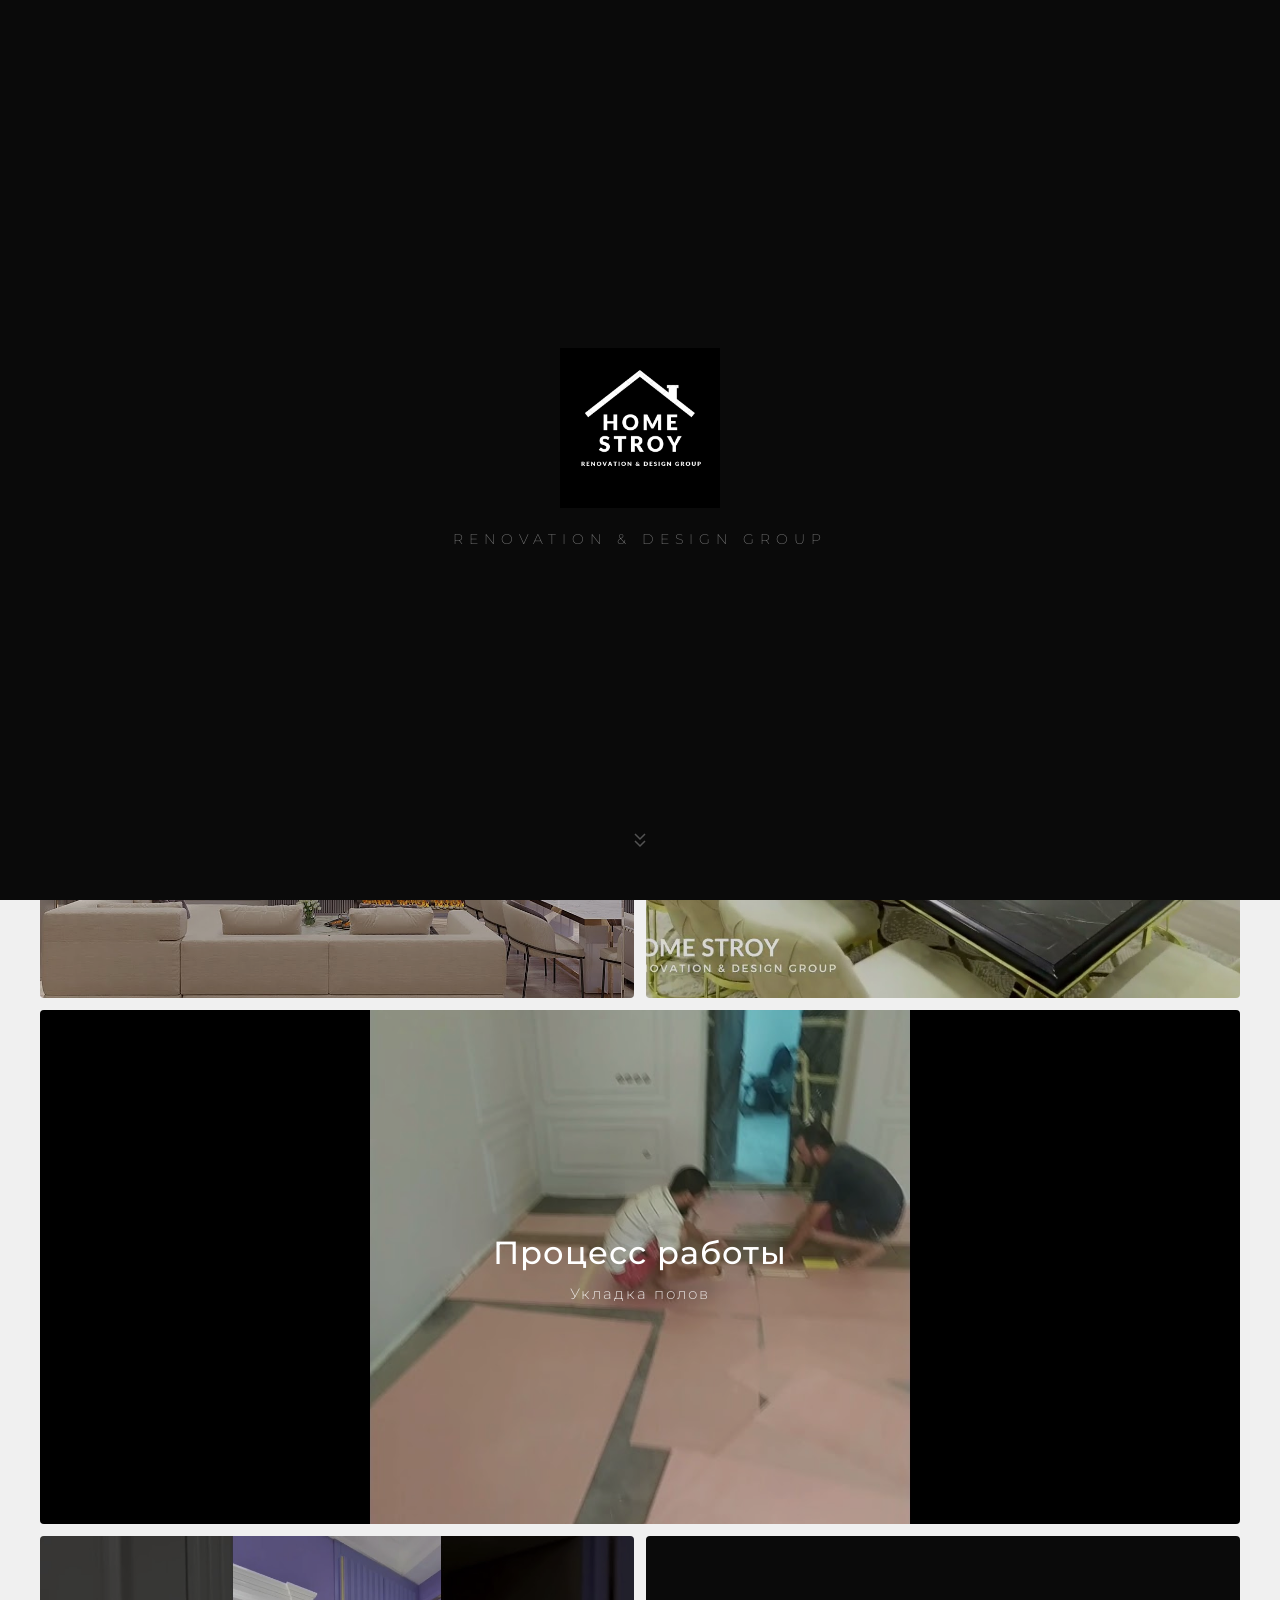
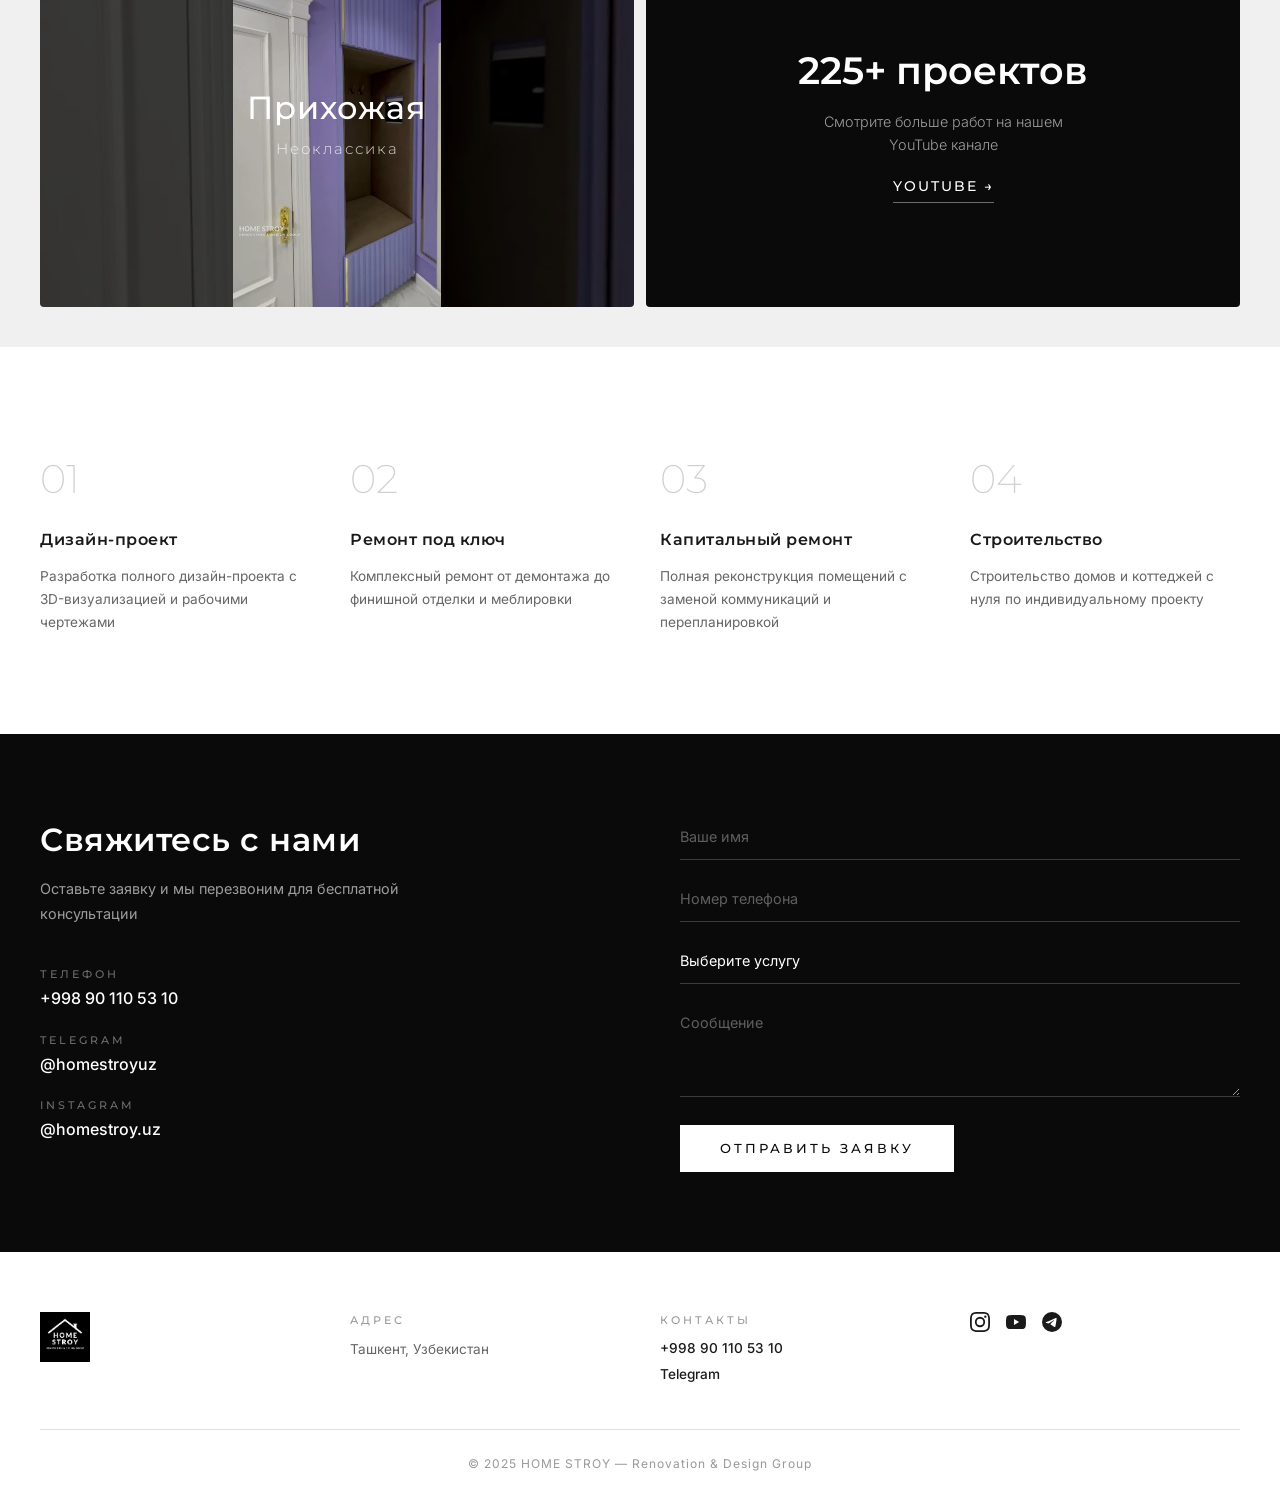
<file: homestroy/index.html>
<!DOCTYPE html>
<html lang="ru">
<head>
    <meta charset="UTF-8">
    <meta name="viewport" content="width=device-width, initial-scale=1.0">
    <title>HOME STROY — Ремонт квартир под ключ | Ташкент</title>
    <meta name="description" content="HOME STROY — профессиональный ремонт квартир и дизайн интерьеров в Ташкенте. Строительство и ремонт под ключ. Более 225 реализованных проектов.">
    <meta name="keywords" content="HOME STROY, ремонт квартир, Ташкент, дизайн интерьера, ремонт под ключ, строительство, евроремонт, homestroy.uz">
    <meta property="og:title" content="HOME STROY — Ремонт квартир под ключ | Ташкент">
    <meta property="og:description" content="Профессиональный ремонт квартир и дизайн интерьеров в Ташкенте.">
    <meta property="og:type" content="website">
    <link rel="preconnect" href="https://fonts.googleapis.com">
    <link rel="preconnect" href="https://fonts.gstatic.com" crossorigin>
    <link href="https://fonts.googleapis.com/css2?family=Montserrat:wght@200;300;400;500;600;700;800&family=Inter:wght@300;400;500;600&display=swap" rel="stylesheet">
    <link rel="stylesheet" href="style.css">
</head>
<body>

    <!-- Preloader -->
    <div class="preloader" id="preloader">
        <img src="img/logo.png" alt="HOME STROY" class="preloader-logo">
        <div class="preloader-tagline">Renovation & Design Group</div>
        <div class="scroll-hint">
            <svg width="24" height="24" viewBox="0 0 24 24" fill="none" stroke="currentColor" stroke-width="1.5"><path d="M7 13l5 5 5-5M7 6l5 5 5-5"/></svg>
        </div>
    </div>

    <!-- Navigation -->
    <nav class="navbar" id="navbar">
        <a href="#" class="nav-logo">
            <img src="img/logo.png" alt="HOME STROY">
        </a>
        <ul class="nav-links" id="navLinks">
            <li><a href="#portfolio">Портфолио</a></li>
            <li><a href="#services">Услуги</a></li>
            <li><a href="#contact">Контакты</a></li>
        </ul>
        <button class="nav-toggle" id="navToggle" aria-label="Меню">
            <span></span>
            <span></span>
        </button>
    </nav>

    <!-- Portfolio -->
    <main class="portfolio" id="portfolio">

        <a href="https://www.youtube.com/watch?v=6ILln6aYfwA" target="_blank" class="project-card project-wide">
            <div class="project-info">
                <h2>Проект в Ташкент Сити</h2>
                <h3>Ремонт под ключ · 110 м²</h3>
            </div>
            <img src="img/project-1.jpg" alt="Проект в Ташкент Сити" loading="lazy">
        </a>

        <a href="https://www.youtube.com/watch?v=eVzhP5LipLM" target="_blank" class="project-card">
            <div class="project-info">
                <h2>Современная гостиная</h2>
                <h3>Дизайн интерьера</h3>
            </div>
            <img src="img/project-2.jpg" alt="Современная гостиная" loading="lazy">
        </a>

        <a href="https://www.youtube.com/watch?v=iyrLJRdAb78" target="_blank" class="project-card">
            <div class="project-info">
                <h2>Столовая</h2>
                <h3>Дизайнерская мебель</h3>
            </div>
            <img src="img/project-3.jpg" alt="Столовая" loading="lazy">
        </a>

        <a href="https://www.youtube.com/watch?v=e3_5I1Lb4jA" target="_blank" class="project-card project-wide">
            <div class="project-info">
                <h2>Процесс работы</h2>
                <h3>Укладка полов</h3>
            </div>
            <img src="img/project-4.jpg" alt="Процесс работы" loading="lazy">
        </a>

        <a href="https://www.youtube.com/watch?v=XACZnfVu9Ew" target="_blank" class="project-card">
            <div class="project-info">
                <h2>Прихожая</h2>
                <h3>Неоклассика</h3>
            </div>
            <img src="img/project-5.jpg" alt="Прихожая" loading="lazy">
        </a>

        <div class="project-card project-cta">
            <h2>225+ проектов</h2>
            <h3>Смотрите больше работ на нашем YouTube канале</h3>
            <a href="https://www.youtube.com/@homestroyuz" target="_blank" class="cta-link">YouTube →</a>
        </div>

    </main>

    <!-- Services -->
    <section class="services" id="services">
        <div class="services-grid">
            <div class="service-item">
                <span class="service-num">01</span>
                <h3>Дизайн-проект</h3>
                <p>Разработка полного дизайн-проекта с 3D-визуализацией и рабочими чертежами</p>
            </div>
            <div class="service-item">
                <span class="service-num">02</span>
                <h3>Ремонт под ключ</h3>
                <p>Комплексный ремонт от демонтажа до финишной отделки и меблировки</p>
            </div>
            <div class="service-item">
                <span class="service-num">03</span>
                <h3>Капитальный ремонт</h3>
                <p>Полная реконструкция помещений с заменой коммуникаций и перепланировкой</p>
            </div>
            <div class="service-item">
                <span class="service-num">04</span>
                <h3>Строительство</h3>
                <p>Строительство домов и коттеджей с нуля по индивидуальному проекту</p>
            </div>
        </div>
    </section>

    <!-- Contact -->
    <section class="contact" id="contact">
        <div class="contact-grid">
            <div class="contact-info">
                <h2>Свяжитесь с нами</h2>
                <p>Оставьте заявку и мы перезвоним для бесплатной консультации</p>
                <div class="contact-details">
                    <a href="tel:+998901105310" class="contact-link">
                        <span class="contact-label">Телефон</span>
                        <span>+998 90 110 53 10</span>
                    </a>
                    <a href="https://t.me/homestroyuz" target="_blank" class="contact-link">
                        <span class="contact-label">Telegram</span>
                        <span>@homestroyuz</span>
                    </a>
                    <a href="https://www.instagram.com/homestroy.uz" target="_blank" class="contact-link">
                        <span class="contact-label">Instagram</span>
                        <span>@homestroy.uz</span>
                    </a>
                </div>
            </div>
            <div class="contact-form-wrap">
                <form id="contactForm">
                    <input type="text" id="name" placeholder="Ваше имя" required>
                    <input type="tel" id="phone" placeholder="Номер телефона" required>
                    <select id="service">
                        <option value="" disabled selected>Выберите услугу</option>
                        <option value="design">Дизайн-проект</option>
                        <option value="turnkey">Ремонт под ключ</option>
                        <option value="capital">Капитальный ремонт</option>
                        <option value="cosmetic">Косметический ремонт</option>
                        <option value="construction">Строительство</option>
                        <option value="other">Другое</option>
                    </select>
                    <textarea id="message" placeholder="Сообщение" rows="4"></textarea>
                    <button type="submit">Отправить заявку</button>
                </form>
            </div>
        </div>
    </section>

    <!-- Footer -->
    <footer class="footer">
        <div class="footer-grid">
            <div class="footer-brand">
                <img src="img/logo.png" alt="HOME STROY" class="footer-logo">
            </div>
            <div class="footer-address">
                <span class="footer-label">Адрес</span>
                <p>Ташкент, Узбекистан</p>
            </div>
            <div class="footer-contacts">
                <span class="footer-label">Контакты</span>
                <a href="tel:+998901105310">+998 90 110 53 10</a>
                <a href="https://t.me/homestroyuz">Telegram</a>
            </div>
            <div class="footer-social">
                <a href="https://www.instagram.com/homestroy.uz" target="_blank" aria-label="Instagram">
                    <svg width="20" height="20" viewBox="0 0 24 24" fill="currentColor"><path d="M12 2.163c3.204 0 3.584.012 4.85.07 3.252.148 4.771 1.691 4.919 4.919.058 1.265.069 1.645.069 4.849 0 3.205-.012 3.584-.069 4.849-.149 3.225-1.664 4.771-4.919 4.919-1.266.058-1.644.07-4.85.07-3.204 0-3.584-.012-4.849-.07-3.26-.149-4.771-1.699-4.919-4.92-.058-1.265-.07-1.644-.07-4.849 0-3.204.013-3.583.07-4.849.149-3.227 1.664-4.771 4.919-4.919 1.266-.057 1.645-.069 4.849-.069zM12 0C8.741 0 8.333.014 7.053.072 2.695.272.273 2.69.073 7.052.014 8.333 0 8.741 0 12c0 3.259.014 3.668.072 4.948.2 4.358 2.618 6.78 6.98 6.98C8.333 23.986 8.741 24 12 24c3.259 0 3.668-.014 4.948-.072 4.354-.2 6.782-2.618 6.979-6.98.059-1.28.073-1.689.073-4.948 0-3.259-.014-3.667-.072-4.947-.196-4.354-2.617-6.78-6.979-6.98C15.668.014 15.259 0 12 0zm0 5.838a6.162 6.162 0 100 12.324 6.162 6.162 0 000-12.324zM12 16a4 4 0 110-8 4 4 0 010 8zm6.406-11.845a1.44 1.44 0 100 2.881 1.44 1.44 0 000-2.881z"/></svg>
                </a>
                <a href="https://www.youtube.com/@homestroyuz" target="_blank" aria-label="YouTube">
                    <svg width="20" height="20" viewBox="0 0 24 24" fill="currentColor"><path d="M23.498 6.186a3.016 3.016 0 00-2.122-2.136C19.505 3.545 12 3.545 12 3.545s-7.505 0-9.377.505A3.017 3.017 0 00.502 6.186C0 8.07 0 12 0 12s0 3.93.502 5.814a3.016 3.016 0 002.122 2.136c1.871.505 9.376.505 9.376.505s7.505 0 9.377-.505a3.015 3.015 0 002.122-2.136C24 15.93 24 12 24 12s0-3.93-.502-5.814zM9.545 15.568V8.432L15.818 12l-6.273 3.568z"/></svg>
                </a>
                <a href="https://t.me/homestroyuz" target="_blank" aria-label="Telegram">
                    <svg width="20" height="20" viewBox="0 0 24 24" fill="currentColor"><path d="M11.944 0A12 12 0 000 12a12 12 0 0012 12 12 12 0 0012-12A12 12 0 0012 0h-.056zm4.962 7.224c.1-.002.321.023.465.14a.506.506 0 01.171.325c.016.093.036.306.02.472-.18 1.898-.962 6.502-1.36 8.627-.168.9-.499 1.201-.82 1.23-.696.065-1.225-.46-1.9-.902-1.056-.693-1.653-1.124-2.678-1.8-1.185-.78-.417-1.21.258-1.91.177-.184 3.247-2.977 3.307-3.23.007-.032.014-.15-.056-.212s-.174-.041-.249-.024c-.106.024-1.793 1.14-5.061 3.345-.479.33-.913.49-1.302.48-.428-.008-1.252-.241-1.865-.44-.752-.245-1.349-.374-1.297-.789.027-.216.325-.437.893-.663 3.498-1.524 5.83-2.529 6.998-3.014 3.332-1.386 4.025-1.627 4.476-1.635z"/></svg>
                </a>
            </div>
        </div>
        <div class="footer-bottom">
            <span>© 2025 HOME STROY — Renovation & Design Group</span>
        </div>
    </footer>

    <script src="script.js"></script>
</body>
</html>
</file>
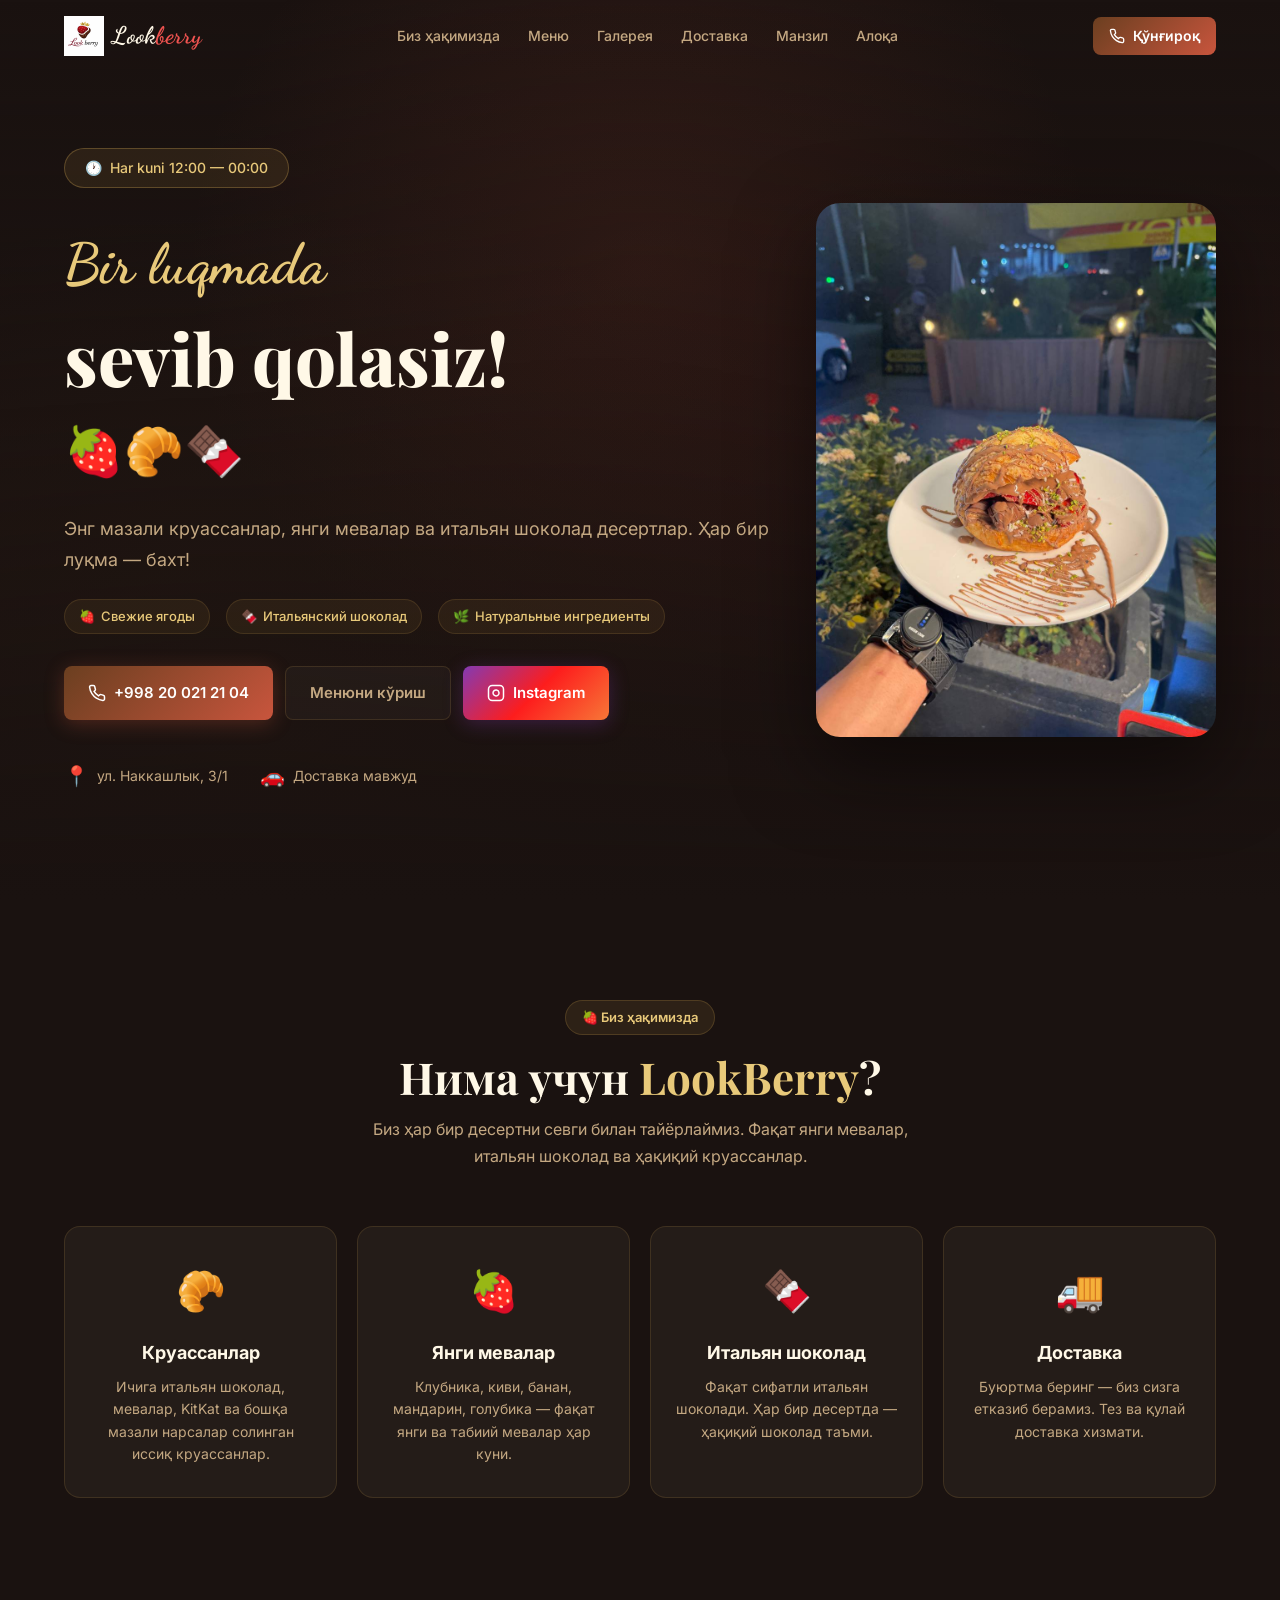
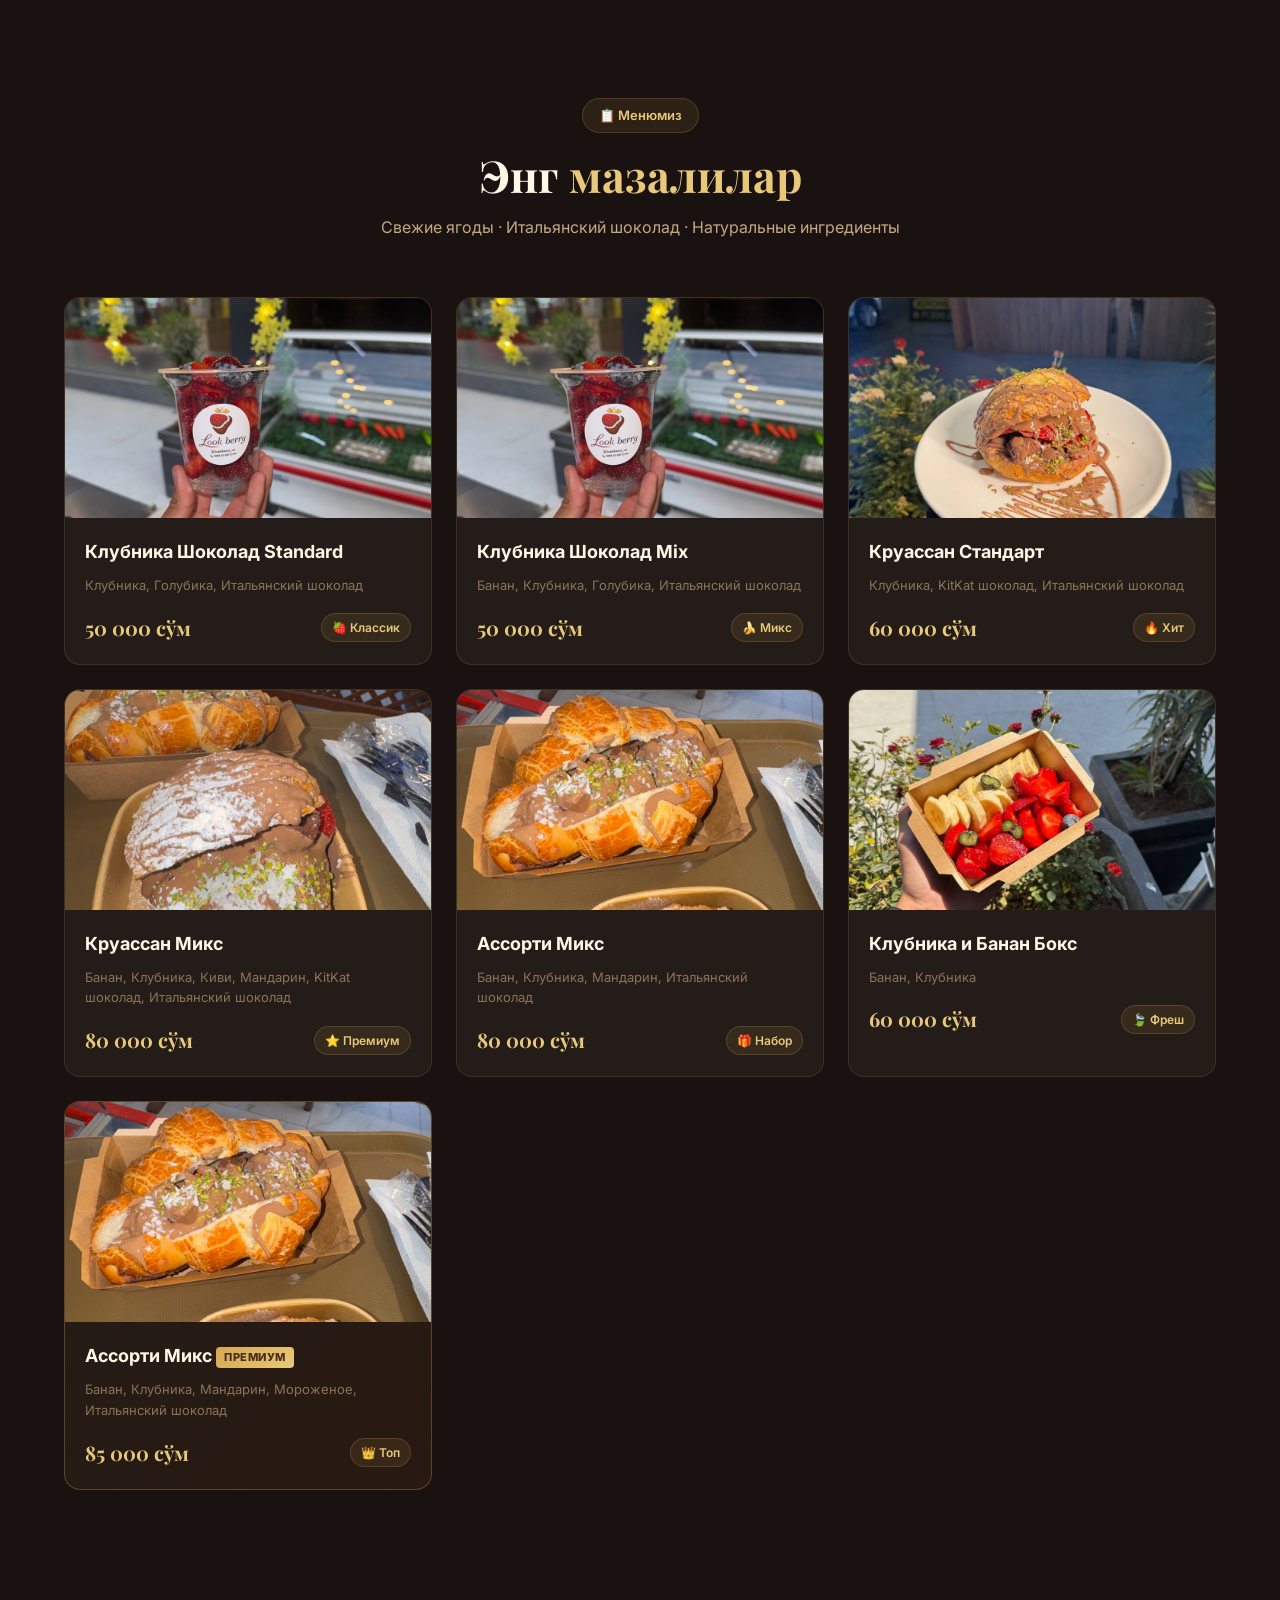
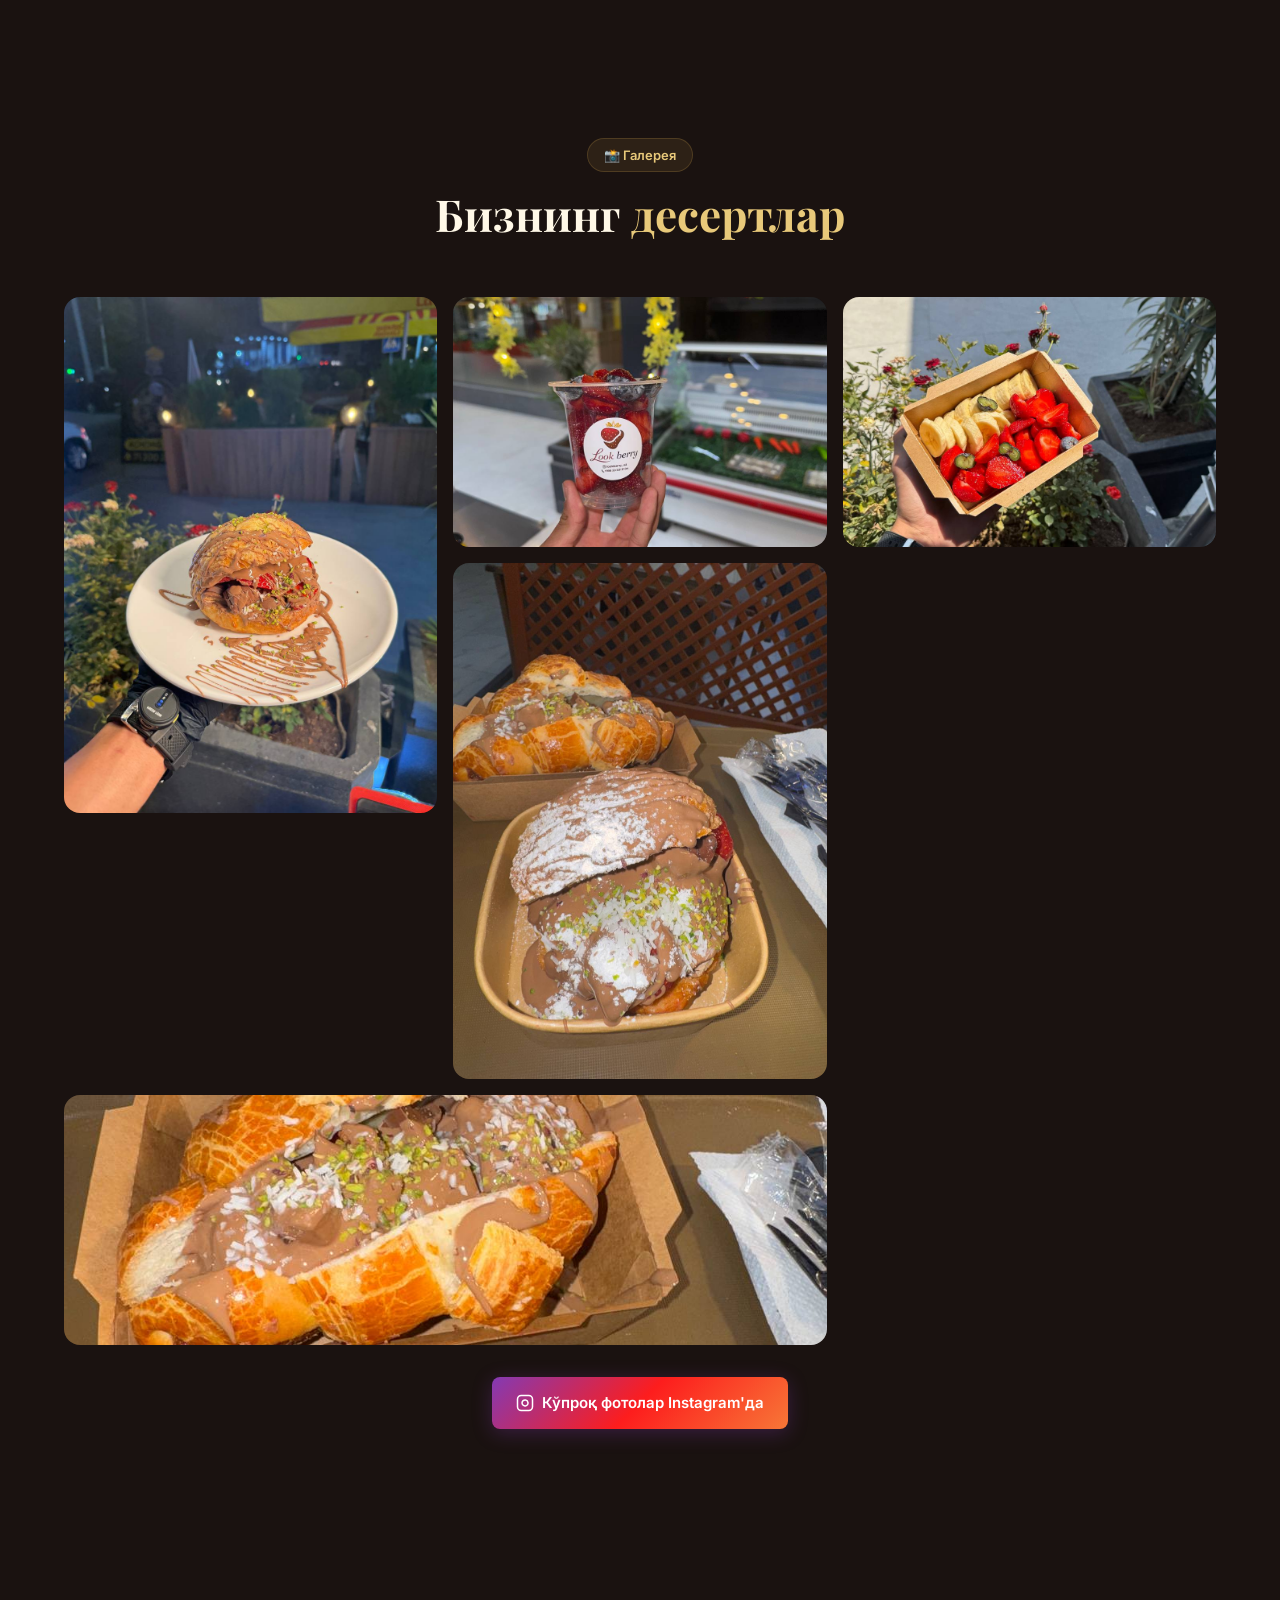
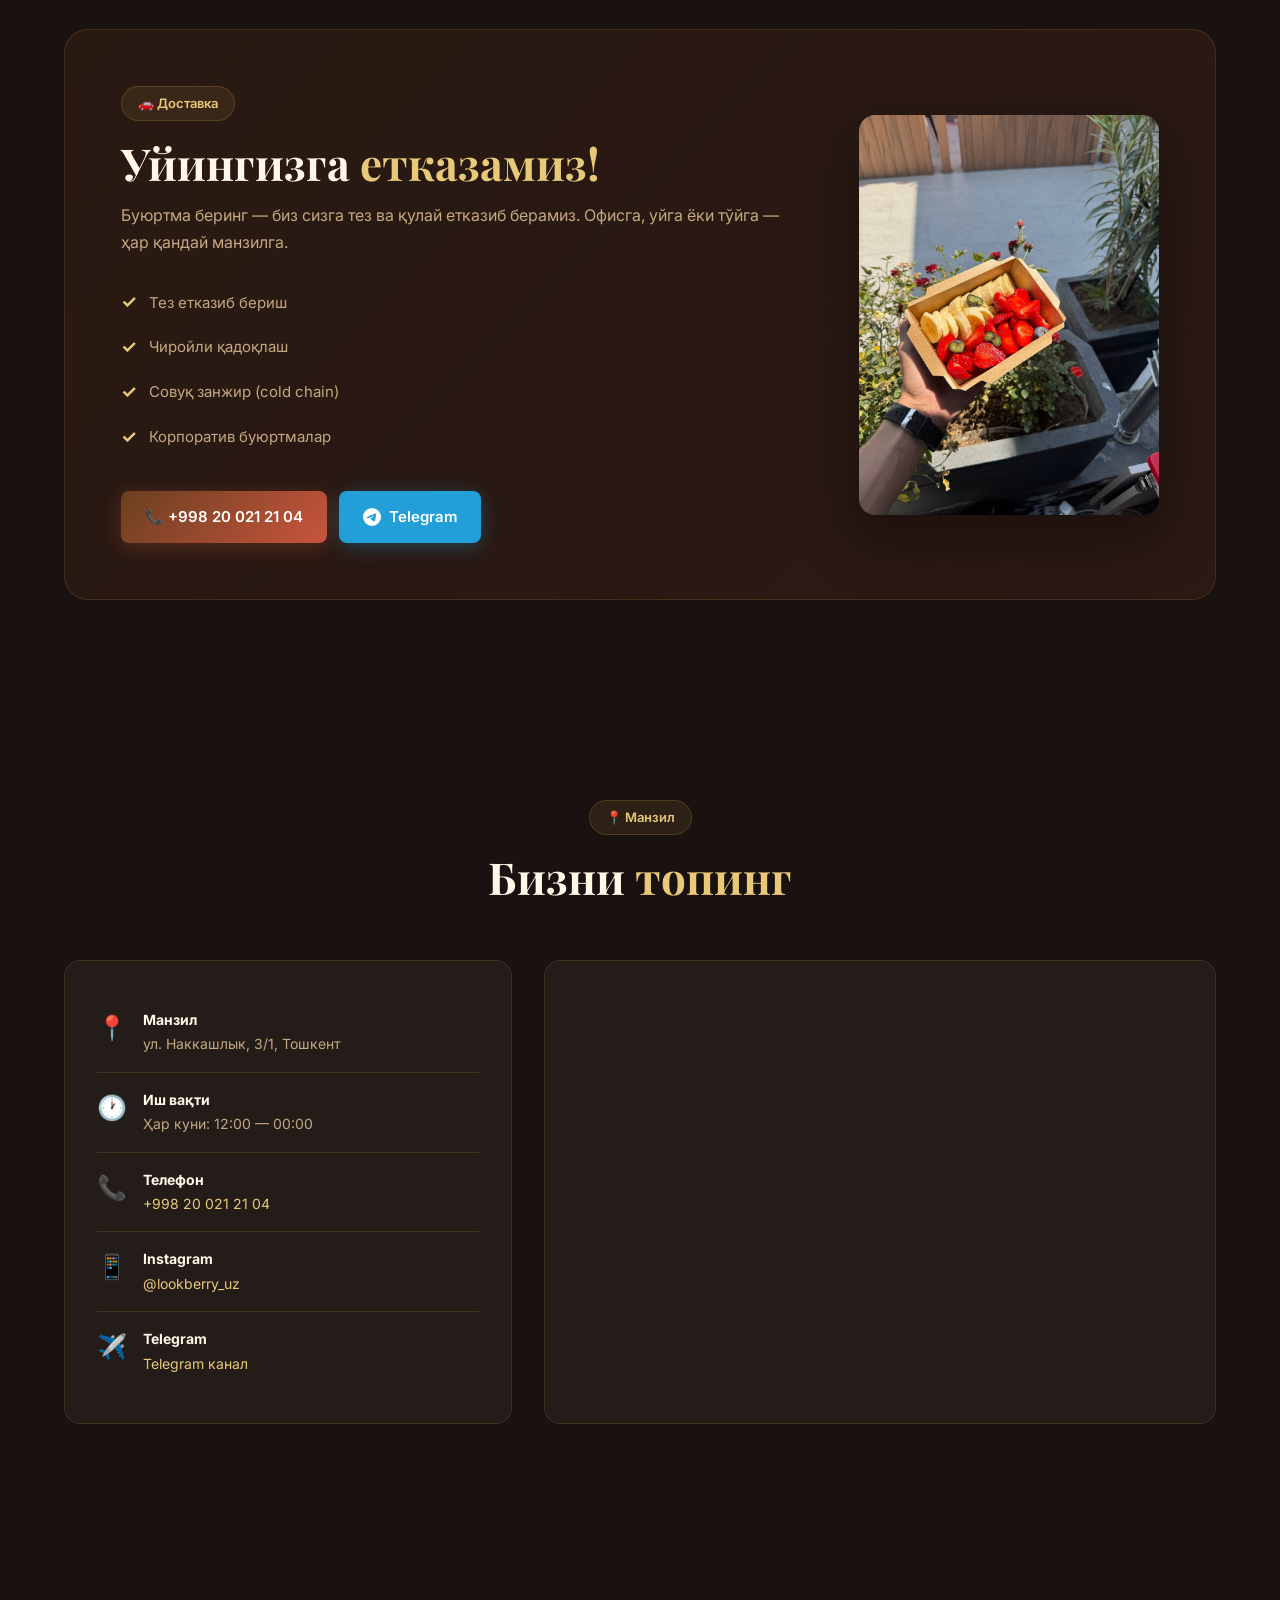
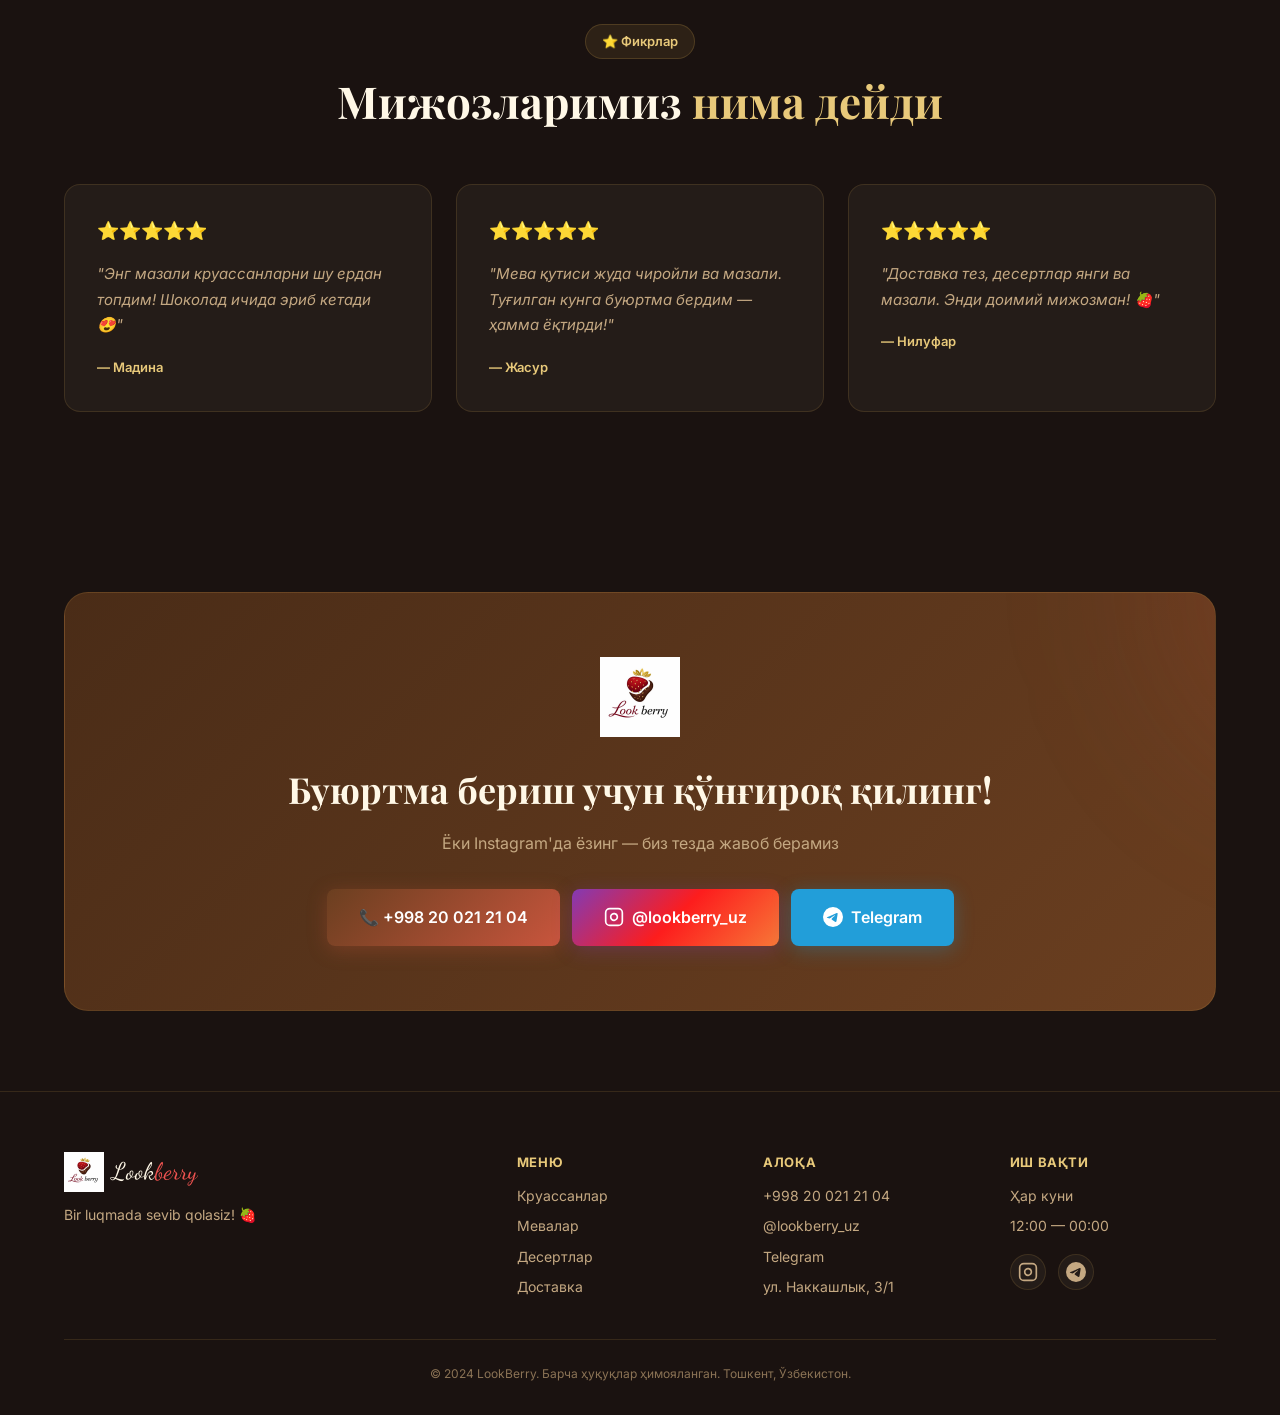
<file: lookberry/index.html>
<!DOCTYPE html>
<html lang="uz">
<head>
    <meta charset="UTF-8">
    <meta name="viewport" content="width=device-width, initial-scale=1.0">
    <title>LookBerry — Десерты, круассаны и фрукты | Ташкент</title>
    <meta name="description" content="LookBerry — десертное кафе в Ташкенте. Круассаны с начинкой, свежие фрукты, шоколадные десерты. Доставка. ул. Наккашлык, 3/1. +998 20 021 21 04">
    <meta name="keywords" content="LookBerry, десерты Ташкент, круассаны, фрукты, шоколад, доставка, кафе">
    <meta property="og:title" content="LookBerry — Bir luqmada sevib qolasiz! 🍓">
    <meta property="og:description" content="Десертное кафе в Ташкенте. Круассаны, фрукты, шоколад. Доставка.">
    <meta property="og:type" content="website">
    <link rel="preconnect" href="https://fonts.googleapis.com">
    <link rel="preconnect" href="https://fonts.gstatic.com" crossorigin>
    <link href="https://fonts.googleapis.com/css2?family=Playfair+Display:ital,wght@0,400;0,500;0,600;0,700;0,800;1,400;1,500&family=Inter:wght@300;400;500;600;700;800&family=Dancing+Script:wght@400;500;600;700&display=swap" rel="stylesheet">
    <link rel="stylesheet" href="style.css">
    <link rel="icon" type="image/png" href="images/logo.png">
</head>
<body>
    <!-- Preloader -->
    <div class="preloader" id="preloader">
        <div class="preloader-content">
            <img src="images/logo.png" alt="LookBerry" class="preloader-logo-img">
            <div class="preloader-tagline">Bir luqmada sevib qolasiz! 🍓</div>
            <div class="preloader-bar"><div class="preloader-progress"></div></div>
        </div>
    </div>

    <!-- Navigation -->
    <nav class="navbar" id="navbar">
        <div class="nav-container">
            <a href="#hero" class="nav-logo">
                <img src="images/logo.png" alt="LookBerry" class="nav-logo-img">
                <span class="logo-text">Look<span class="logo-accent">berry</span></span>
            </a>
            <ul class="nav-links" id="navLinks">
                <li><a href="#about">Биз ҳақимизда</a></li>
                <li><a href="#menu">Меню</a></li>
                <li><a href="#gallery">Галерея</a></li>
                <li><a href="#delivery">Доставка</a></li>
                <li><a href="#location">Манзил</a></li>
                <li><a href="#contact">Алоқа</a></li>
            </ul>
            <div class="nav-right">
                <a href="tel:+998200212104" class="nav-cta">
                    <svg width="16" height="16" viewBox="0 0 24 24" fill="none" stroke="currentColor" stroke-width="2"><path d="M22 16.92v3a2 2 0 0 1-2.18 2 19.79 19.79 0 0 1-8.63-3.07 19.5 19.5 0 0 1-6-6 19.79 19.79 0 0 1-3.07-8.67A2 2 0 0 1 4.11 2h3a2 2 0 0 1 2 1.72 12.84 12.84 0 0 0 .7 2.81 2 2 0 0 1-.45 2.11L8.09 9.91a16 16 0 0 0 6 6l1.27-1.27a2 2 0 0 1 2.11-.45 12.84 12.84 0 0 0 2.81.7A2 2 0 0 1 22 16.92z"/></svg>
                    Қўнғироқ
                </a>
                <button class="nav-toggle" id="navToggle" aria-label="Меню">
                    <span></span>
                    <span></span>
                    <span></span>
                </button>
            </div>
        </div>
    </nav>

    <!-- Hero Section -->
    <section class="hero" id="hero">
        <div class="hero-bg">
            <div class="hero-overlay"></div>
        </div>
        <div class="hero-content">
            <div class="hero-badge">
                <span class="badge-icon">🕐</span>
                Har kuni 12:00 — 00:00
            </div>
            <h1 class="hero-title">
                <span class="cursive">Bir luqmada</span>
                <span class="main-line">sevib qolasiz!</span>
                <span class="emoji-line">🍓🥐🍫</span>
            </h1>
            <p class="hero-subtitle">Энг мазали круассанлар, янги мевалар ва итальян шоколад десертлар. Ҳар бир луқма — бахт!</p>
            <div class="hero-features">
                <div class="hero-feature">
                    <span>🍓</span> Свежие ягоды
                </div>
                <div class="hero-feature">
                    <span>🍫</span> Итальянский шоколад
                </div>
                <div class="hero-feature">
                    <span>🌿</span> Натуральные ингредиенты
                </div>
            </div>
            <div class="hero-actions">
                <a href="tel:+998200212104" class="btn btn-primary">
                    <svg width="18" height="18" viewBox="0 0 24 24" fill="none" stroke="currentColor" stroke-width="2"><path d="M22 16.92v3a2 2 0 0 1-2.18 2 19.79 19.79 0 0 1-8.63-3.07 19.5 19.5 0 0 1-6-6 19.79 19.79 0 0 1-3.07-8.67A2 2 0 0 1 4.11 2h3a2 2 0 0 1 2 1.72 12.84 12.84 0 0 0 .7 2.81 2 2 0 0 1-.45 2.11L8.09 9.91a16 16 0 0 0 6 6l1.27-1.27a2 2 0 0 1 2.11-.45 12.84 12.84 0 0 0 2.81.7A2 2 0 0 1 22 16.92z"/></svg>
                    +998 20 021 21 04
                </a>
                <a href="#menu" class="btn btn-glass">Менюни кўриш</a>
                <a href="https://www.instagram.com/lookberry_uz" target="_blank" class="btn btn-instagram">
                    <svg width="18" height="18" viewBox="0 0 24 24" fill="none" stroke="currentColor" stroke-width="2"><rect x="2" y="2" width="20" height="20" rx="5" ry="5"/><path d="M16 11.37A4 4 0 1 1 12.63 8 4 4 0 0 1 16 11.37z"/><line x1="17.5" y1="6.5" x2="17.51" y2="6.5"/></svg>
                    Instagram
                </a>
            </div>
            <div class="hero-info">
                <div class="info-item">
                    <span class="info-icon">📍</span>
                    <span>ул. Наккашлык, 3/1</span>
                </div>
                <div class="info-item">
                    <span class="info-icon">🚗</span>
                    <span>Доставка мавжуд</span>
                </div>
            </div>
        </div>
        <div class="hero-image">
            <img src="images/hero-croissant.png" alt="LookBerry круассан" class="hero-photo">
        </div>
    </section>

    <!-- About Section -->
    <section class="about" id="about">
        <div class="container">
            <div class="section-header">
                <span class="section-tag">🍓 Биз ҳақимизда</span>
                <h2 class="section-title">Нима учун <span class="highlight">LookBerry</span>?</h2>
                <p class="section-desc">Биз ҳар бир десертни севги билан тайёрлаймиз. Фақат янги мевалар, итальян шоколад ва ҳақиқий круассанлар.</p>
            </div>
            <div class="about-grid">
                <div class="about-card">
                    <div class="about-emoji">🥐</div>
                    <h3>Круассанлар</h3>
                    <p>Ичига итальян шоколад, мевалар, KitKat ва бошқа мазали нарсалар солинган иссиқ круассанлар.</p>
                </div>
                <div class="about-card">
                    <div class="about-emoji">🍓</div>
                    <h3>Янги мевалар</h3>
                    <p>Клубника, киви, банан, мандарин, голубика — фақат янги ва табиий мевалар ҳар куни.</p>
                </div>
                <div class="about-card">
                    <div class="about-emoji">🍫</div>
                    <h3>Итальян шоколад</h3>
                    <p>Фақат сифатли итальян шоколади. Ҳар бир десертда — ҳақиқий шоколад таъми.</p>
                </div>
                <div class="about-card">
                    <div class="about-emoji">🚚</div>
                    <h3>Доставка</h3>
                    <p>Буюртма беринг — биз сизга етказиб берамиз. Тез ва қулай доставка хизмати.</p>
                </div>
            </div>
        </div>
    </section>

    <!-- Menu Section -->
    <section class="menu" id="menu">
        <div class="container">
            <div class="section-header">
                <span class="section-tag">📋 Менюмиз</span>
                <h2 class="section-title">Энг <span class="highlight">мазалилар</span></h2>
                <p class="section-desc">Свежие ягоды · Итальянский шоколад · Натуральные ингредиенты</p>
            </div>
            <div class="menu-grid">
                <!-- 1. Клубника Шоколад Standard -->
                <div class="menu-card">
                    <div class="menu-img">
                        <img src="images/berry-cup.png" alt="Клубника Шоколад Standard" loading="lazy">
                    </div>
                    <div class="menu-info">
                        <h3>Клубника Шоколад Standard</h3>
                        <p class="menu-ingredients">Клубника, Голубика, Итальянский шоколад</p>
                        <div class="menu-footer">
                            <span class="menu-price">50 000 сўм</span>
                            <span class="menu-tag">🍓 Классик</span>
                        </div>
                    </div>
                </div>
                <!-- 2. Клубника Шоколад Mix -->
                <div class="menu-card">
                    <div class="menu-img">
                        <img src="images/berry-cup.png" alt="Клубника Шоколад Mix" loading="lazy">
                    </div>
                    <div class="menu-info">
                        <h3>Клубника Шоколад Mix</h3>
                        <p class="menu-ingredients">Банан, Клубника, Голубика, Итальянский шоколад</p>
                        <div class="menu-footer">
                            <span class="menu-price">50 000 сўм</span>
                            <span class="menu-tag">🍌 Микс</span>
                        </div>
                    </div>
                </div>
                <!-- 3. Круассан Стандарт -->
                <div class="menu-card">
                    <div class="menu-img">
                        <img src="images/hero-croissant.png" alt="Круассан Стандарт" loading="lazy">
                    </div>
                    <div class="menu-info">
                        <h3>Круассан Стандарт</h3>
                        <p class="menu-ingredients">Клубника, KitKat шоколад, Итальянский шоколад</p>
                        <div class="menu-footer">
                            <span class="menu-price">60 000 сўм</span>
                            <span class="menu-tag">🔥 Хит</span>
                        </div>
                    </div>
                </div>
                <!-- 4. Круассан Микс -->
                <div class="menu-card">
                    <div class="menu-img">
                        <img src="images/croissant-closeup.png" alt="Круассан Микс" loading="lazy">
                    </div>
                    <div class="menu-info">
                        <h3>Круассан Микс</h3>
                        <p class="menu-ingredients">Банан, Клубника, Киви, Мандарин, KitKat шоколад, Итальянский шоколад</p>
                        <div class="menu-footer">
                            <span class="menu-price">80 000 сўм</span>
                            <span class="menu-tag">⭐ Премиум</span>
                        </div>
                    </div>
                </div>
                <!-- 5. Ассорти Микс -->
                <div class="menu-card">
                    <div class="menu-img">
                        <img src="images/croissants-box.png" alt="Ассорти Микс" loading="lazy">
                    </div>
                    <div class="menu-info">
                        <h3>Ассорти Микс</h3>
                        <p class="menu-ingredients">Банан, Клубника, Мандарин, Итальянский шоколад</p>
                        <div class="menu-footer">
                            <span class="menu-price">80 000 сўм</span>
                            <span class="menu-tag">🎁 Набор</span>
                        </div>
                    </div>
                </div>
                <!-- 6. Клубника и Банан Бокс -->
                <div class="menu-card">
                    <div class="menu-img">
                        <img src="images/fruit-box.png" alt="Клубника и Банан Бокс" loading="lazy">
                    </div>
                    <div class="menu-info">
                        <h3>Клубника и Банан Бокс</h3>
                        <p class="menu-ingredients">Банан, Клубника</p>
                        <div class="menu-footer">
                            <span class="menu-price">60 000 сўм</span>
                            <span class="menu-tag">🍃 Фреш</span>
                        </div>
                    </div>
                </div>
                <!-- 7. Ассорти Микс (Премиум) -->
                <div class="menu-card premium-card">
                    <div class="menu-img">
                        <img src="images/croissants-box.png" alt="Ассорти Микс Премиум" loading="lazy">
                    </div>
                    <div class="menu-info">
                        <h3>Ассорти Микс <span class="premium-badge">Премиум</span></h3>
                        <p class="menu-ingredients">Банан, Клубника, Мандарин, Мороженое, Итальянский шоколад</p>
                        <div class="menu-footer">
                            <span class="menu-price">85 000 сўм</span>
                            <span class="menu-tag">👑 Топ</span>
                        </div>
                    </div>
                </div>
            </div>
        </div>
    </section>

    <!-- Gallery Section -->
    <section class="gallery" id="gallery">
        <div class="container">
            <div class="section-header">
                <span class="section-tag">📸 Галерея</span>
                <h2 class="section-title">Бизнинг <span class="highlight">десертлар</span></h2>
            </div>
            <div class="gallery-grid">
                <div class="gallery-item gallery-item-tall">
                    <img src="images/hero-croissant.png" alt="Круассан с шоколадом" loading="lazy">
                    <div class="gallery-overlay">
                        <span>🥐 Круассан</span>
                    </div>
                </div>
                <div class="gallery-item">
                    <img src="images/berry-cup.png" alt="Berry стакан" loading="lazy">
                    <div class="gallery-overlay">
                        <span>🍓 Berry стакан</span>
                    </div>
                </div>
                <div class="gallery-item">
                    <img src="images/fruit-box.png" alt="Мева бокс" loading="lazy">
                    <div class="gallery-overlay">
                        <span>🍌 Мева бокс</span>
                    </div>
                </div>
                <div class="gallery-item gallery-item-tall">
                    <img src="images/croissant-closeup.png" alt="Круассан крупным планом" loading="lazy">
                    <div class="gallery-overlay">
                        <span>🍫 Шоколад круассан</span>
                    </div>
                </div>
                <div class="gallery-item gallery-item-wide">
                    <img src="images/croissants-box.png" alt="Круассаны в коробке" loading="lazy">
                    <div class="gallery-overlay">
                        <span>📦 Ассорти набор</span>
                    </div>
                </div>
            </div>
            <div class="gallery-cta">
                <a href="https://www.instagram.com/lookberry_uz" target="_blank" class="btn btn-instagram">
                    <svg width="18" height="18" viewBox="0 0 24 24" fill="none" stroke="currentColor" stroke-width="2"><rect x="2" y="2" width="20" height="20" rx="5" ry="5"/><path d="M16 11.37A4 4 0 1 1 12.63 8 4 4 0 0 1 16 11.37z"/><line x1="17.5" y1="6.5" x2="17.51" y2="6.5"/></svg>
                    Кўпроқ фотолар Instagram'да
                </a>
            </div>
        </div>
    </section>

    <!-- Delivery Section -->
    <section class="delivery" id="delivery">
        <div class="container">
            <div class="delivery-card">
                <div class="delivery-content">
                    <span class="section-tag">🚗 Доставка</span>
                    <h2 class="section-title">Уйингизга <span class="highlight">етказамиз!</span></h2>
                    <p>Буюртма беринг — биз сизга тез ва қулай етказиб берамиз. Офисга, уйга ёки тўйга — ҳар қандай манзилга.</p>
                    <ul class="delivery-features">
                        <li>
                            <span class="check">✓</span>
                            Тез етказиб бериш
                        </li>
                        <li>
                            <span class="check">✓</span>
                            Чиройли қадоқлаш
                        </li>
                        <li>
                            <span class="check">✓</span>
                            Совуқ занжир (cold chain)
                        </li>
                        <li>
                            <span class="check">✓</span>
                            Корпоратив буюртмалар
                        </li>
                    </ul>
                    <div class="delivery-actions">
                        <a href="tel:+998200212104" class="btn btn-primary">
                            📞 +998 20 021 21 04
                        </a>
                        <a href="https://t.me/+BKiUqaxf50JmYzM6" target="_blank" class="btn btn-telegram">
                            <svg width="18" height="18" viewBox="0 0 24 24" fill="currentColor"><path d="M11.944 0A12 12 0 0 0 0 12a12 12 0 0 0 12 12 12 12 0 0 0 12-12A12 12 0 0 0 12 0a12 12 0 0 0-.056 0zm4.962 7.224c.1-.002.321.023.465.14a.506.506 0 0 1 .171.325c.016.093.036.306.02.472-.18 1.898-.962 6.502-1.36 8.627-.168.9-.499 1.201-.82 1.23-.696.065-1.225-.46-1.9-.902-1.056-.693-1.653-1.124-2.678-1.8-1.185-.78-.417-1.21.258-1.91.177-.184 3.247-2.977 3.307-3.23.007-.032.014-.15-.056-.212s-.174-.041-.249-.024c-.106.024-1.793 1.14-5.061 3.345-.479.33-.913.49-1.302.48-.428-.008-1.252-.241-1.865-.44-.752-.245-1.349-.374-1.297-.789.027-.216.325-.437.893-.663 3.498-1.524 5.83-2.529 6.998-3.014 3.332-1.386 4.025-1.627 4.476-1.635z"/></svg>
                            Telegram
                        </a>
                    </div>
                </div>
                <div class="delivery-visual">
                    <img src="images/fruit-box.png" alt="Доставка LookBerry" class="delivery-photo">
                </div>
            </div>
        </div>
    </section>

    <!-- Location Section -->
    <section class="location" id="location">
        <div class="container">
            <div class="section-header">
                <span class="section-tag">📍 Манзил</span>
                <h2 class="section-title">Бизни <span class="highlight">топинг</span></h2>
            </div>
            <div class="location-grid">
                <div class="location-info">
                    <div class="location-card">
                        <div class="loc-item">
                            <span class="loc-icon">📍</span>
                            <div>
                                <strong>Манзил</strong>
                                <p>ул. Наккашлык, 3/1, Тошкент</p>
                            </div>
                        </div>
                        <div class="loc-item">
                            <span class="loc-icon">🕐</span>
                            <div>
                                <strong>Иш вақти</strong>
                                <p>Ҳар куни: 12:00 — 00:00</p>
                            </div>
                        </div>
                        <div class="loc-item">
                            <span class="loc-icon">📞</span>
                            <div>
                                <strong>Телефон</strong>
                                <p><a href="tel:+998200212104">+998 20 021 21 04</a></p>
                            </div>
                        </div>
                        <div class="loc-item">
                            <span class="loc-icon">📱</span>
                            <div>
                                <strong>Instagram</strong>
                                <p><a href="https://www.instagram.com/lookberry_uz" target="_blank">@lookberry_uz</a></p>
                            </div>
                        </div>
                        <div class="loc-item">
                            <span class="loc-icon">✈️</span>
                            <div>
                                <strong>Telegram</strong>
                                <p><a href="https://t.me/+BKiUqaxf50JmYzM6" target="_blank">Telegram канал</a></p>
                            </div>
                        </div>
                    </div>
                </div>
                <div class="location-map">
                    <iframe src="https://www.google.com/maps/embed?pb=!1m18!1m12!1m3!1d2996.5!2d69.24!3d41.31!2m3!1f0!2f0!3f0!3m2!1i1024!2i768!4f13.1!3m3!1m2!1s0x0%3A0x0!2zNDHCsDE4JzM2LjAiTiA2OcKwMTQnMjQuMCJF!5e0!3m2!1sru!2suz!4v1" width="100%" height="100%" style="border:0; border-radius: 16px;" allowfullscreen="" loading="lazy"></iframe>
                </div>
            </div>
        </div>
    </section>

    <!-- Reviews Section -->
    <section class="reviews" id="reviews">
        <div class="container">
            <div class="section-header">
                <span class="section-tag">⭐ Фикрлар</span>
                <h2 class="section-title">Мижозларимиз <span class="highlight">нима дейди</span></h2>
            </div>
            <div class="reviews-grid">
                <div class="review-card">
                    <div class="review-stars">⭐⭐⭐⭐⭐</div>
                    <p>"Энг мазали круассанларни шу ердан топдим! Шоколад ичида эриб кетади 😍"</p>
                    <span class="review-author">— Мадина</span>
                </div>
                <div class="review-card">
                    <div class="review-stars">⭐⭐⭐⭐⭐</div>
                    <p>"Мева қутиси жуда чиройли ва мазали. Туғилган кунга буюртма бердим — ҳамма ёқтирди!"</p>
                    <span class="review-author">— Жасур</span>
                </div>
                <div class="review-card">
                    <div class="review-stars">⭐⭐⭐⭐⭐</div>
                    <p>"Доставка тез, десертлар янги ва мазали. Энди доимий мижозман! 🍓"</p>
                    <span class="review-author">— Нилуфар</span>
                </div>
            </div>
        </div>
    </section>

    <!-- CTA Section -->
    <section class="cta-section" id="contact">
        <div class="container">
            <div class="cta-card">
                <img src="images/logo.png" alt="LookBerry" class="cta-logo">
                <h2>Буюртма бериш учун қўнғироқ қилинг!</h2>
                <p>Ёки Instagram'да ёзинг — биз тезда жавоб берамиз</p>
                <div class="cta-buttons">
                    <a href="tel:+998200212104" class="btn btn-primary btn-large">
                        📞 +998 20 021 21 04
                    </a>
                    <a href="https://www.instagram.com/lookberry_uz" target="_blank" class="btn btn-instagram btn-large">
                        <svg width="20" height="20" viewBox="0 0 24 24" fill="none" stroke="currentColor" stroke-width="2"><rect x="2" y="2" width="20" height="20" rx="5" ry="5"/><path d="M16 11.37A4 4 0 1 1 12.63 8 4 4 0 0 1 16 11.37z"/><line x1="17.5" y1="6.5" x2="17.51" y2="6.5"/></svg>
                        @lookberry_uz
                    </a>
                    <a href="https://t.me/+BKiUqaxf50JmYzM6" target="_blank" class="btn btn-telegram btn-large">
                        <svg width="20" height="20" viewBox="0 0 24 24" fill="currentColor"><path d="M11.944 0A12 12 0 0 0 0 12a12 12 0 0 0 12 12 12 12 0 0 0 12-12A12 12 0 0 0 12 0a12 12 0 0 0-.056 0zm4.962 7.224c.1-.002.321.023.465.14a.506.506 0 0 1 .171.325c.016.093.036.306.02.472-.18 1.898-.962 6.502-1.36 8.627-.168.9-.499 1.201-.82 1.23-.696.065-1.225-.46-1.9-.902-1.056-.693-1.653-1.124-2.678-1.8-1.185-.78-.417-1.21.258-1.91.177-.184 3.247-2.977 3.307-3.23.007-.032.014-.15-.056-.212s-.174-.041-.249-.024c-.106.024-1.793 1.14-5.061 3.345-.479.33-.913.49-1.302.48-.428-.008-1.252-.241-1.865-.44-.752-.245-1.349-.374-1.297-.789.027-.216.325-.437.893-.663 3.498-1.524 5.83-2.529 6.998-3.014 3.332-1.386 4.025-1.627 4.476-1.635z"/></svg>
                        Telegram
                    </a>
                </div>
            </div>
        </div>
    </section>

    <!-- Footer -->
    <footer class="footer">
        <div class="container">
            <div class="footer-content">
                <div class="footer-brand">
                    <div class="footer-logo">
                        <img src="images/logo.png" alt="LookBerry" class="footer-logo-img">
                        <span class="logo-text">Look<span class="logo-accent">berry</span></span>
                    </div>
                    <p>Bir luqmada sevib qolasiz! 🍓</p>
                </div>
                <div class="footer-links">
                    <h4>Меню</h4>
                    <ul>
                        <li><a href="#menu">Круассанлар</a></li>
                        <li><a href="#menu">Мевалар</a></li>
                        <li><a href="#menu">Десертлар</a></li>
                        <li><a href="#delivery">Доставка</a></li>
                    </ul>
                </div>
                <div class="footer-links">
                    <h4>Алоқа</h4>
                    <ul>
                        <li><a href="tel:+998200212104">+998 20 021 21 04</a></li>
                        <li><a href="https://www.instagram.com/lookberry_uz" target="_blank">@lookberry_uz</a></li>
                        <li><a href="https://t.me/+BKiUqaxf50JmYzM6" target="_blank">Telegram</a></li>
                        <li><a href="#location">ул. Наккашлык, 3/1</a></li>
                    </ul>
                </div>
                <div class="footer-links">
                    <h4>Иш вақти</h4>
                    <ul>
                        <li>Ҳар куни</li>
                        <li>12:00 — 00:00</li>
                    </ul>
                    <div class="footer-socials">
                        <a href="https://www.instagram.com/lookberry_uz" target="_blank" aria-label="Instagram">
                            <svg width="20" height="20" viewBox="0 0 24 24" fill="none" stroke="currentColor" stroke-width="2"><rect x="2" y="2" width="20" height="20" rx="5" ry="5"/><path d="M16 11.37A4 4 0 1 1 12.63 8 4 4 0 0 1 16 11.37z"/><line x1="17.5" y1="6.5" x2="17.51" y2="6.5"/></svg>
                        </a>
                        <a href="https://t.me/+BKiUqaxf50JmYzM6" target="_blank" aria-label="Telegram">
                            <svg width="20" height="20" viewBox="0 0 24 24" fill="currentColor"><path d="M11.944 0A12 12 0 0 0 0 12a12 12 0 0 0 12 12 12 12 0 0 0 12-12A12 12 0 0 0 12 0a12 12 0 0 0-.056 0zm4.962 7.224c.1-.002.321.023.465.14a.506.506 0 0 1 .171.325c.016.093.036.306.02.472-.18 1.898-.962 6.502-1.36 8.627-.168.9-.499 1.201-.82 1.23-.696.065-1.225-.46-1.9-.902-1.056-.693-1.653-1.124-2.678-1.8-1.185-.78-.417-1.21.258-1.91.177-.184 3.247-2.977 3.307-3.23.007-.032.014-.15-.056-.212s-.174-.041-.249-.024c-.106.024-1.793 1.14-5.061 3.345-.479.33-.913.49-1.302.48-.428-.008-1.252-.241-1.865-.44-.752-.245-1.349-.374-1.297-.789.027-.216.325-.437.893-.663 3.498-1.524 5.83-2.529 6.998-3.014 3.332-1.386 4.025-1.627 4.476-1.635z"/></svg>
                        </a>
                    </div>
                </div>
            </div>
            <div class="footer-bottom">
                <p>&copy; 2024 LookBerry. Барча ҳуқуқлар ҳимояланган. Тошкент, Ўзбекистон.</p>
            </div>
        </div>
    </footer>

    <script src="script.js"></script>
</body>
</html>
</file>
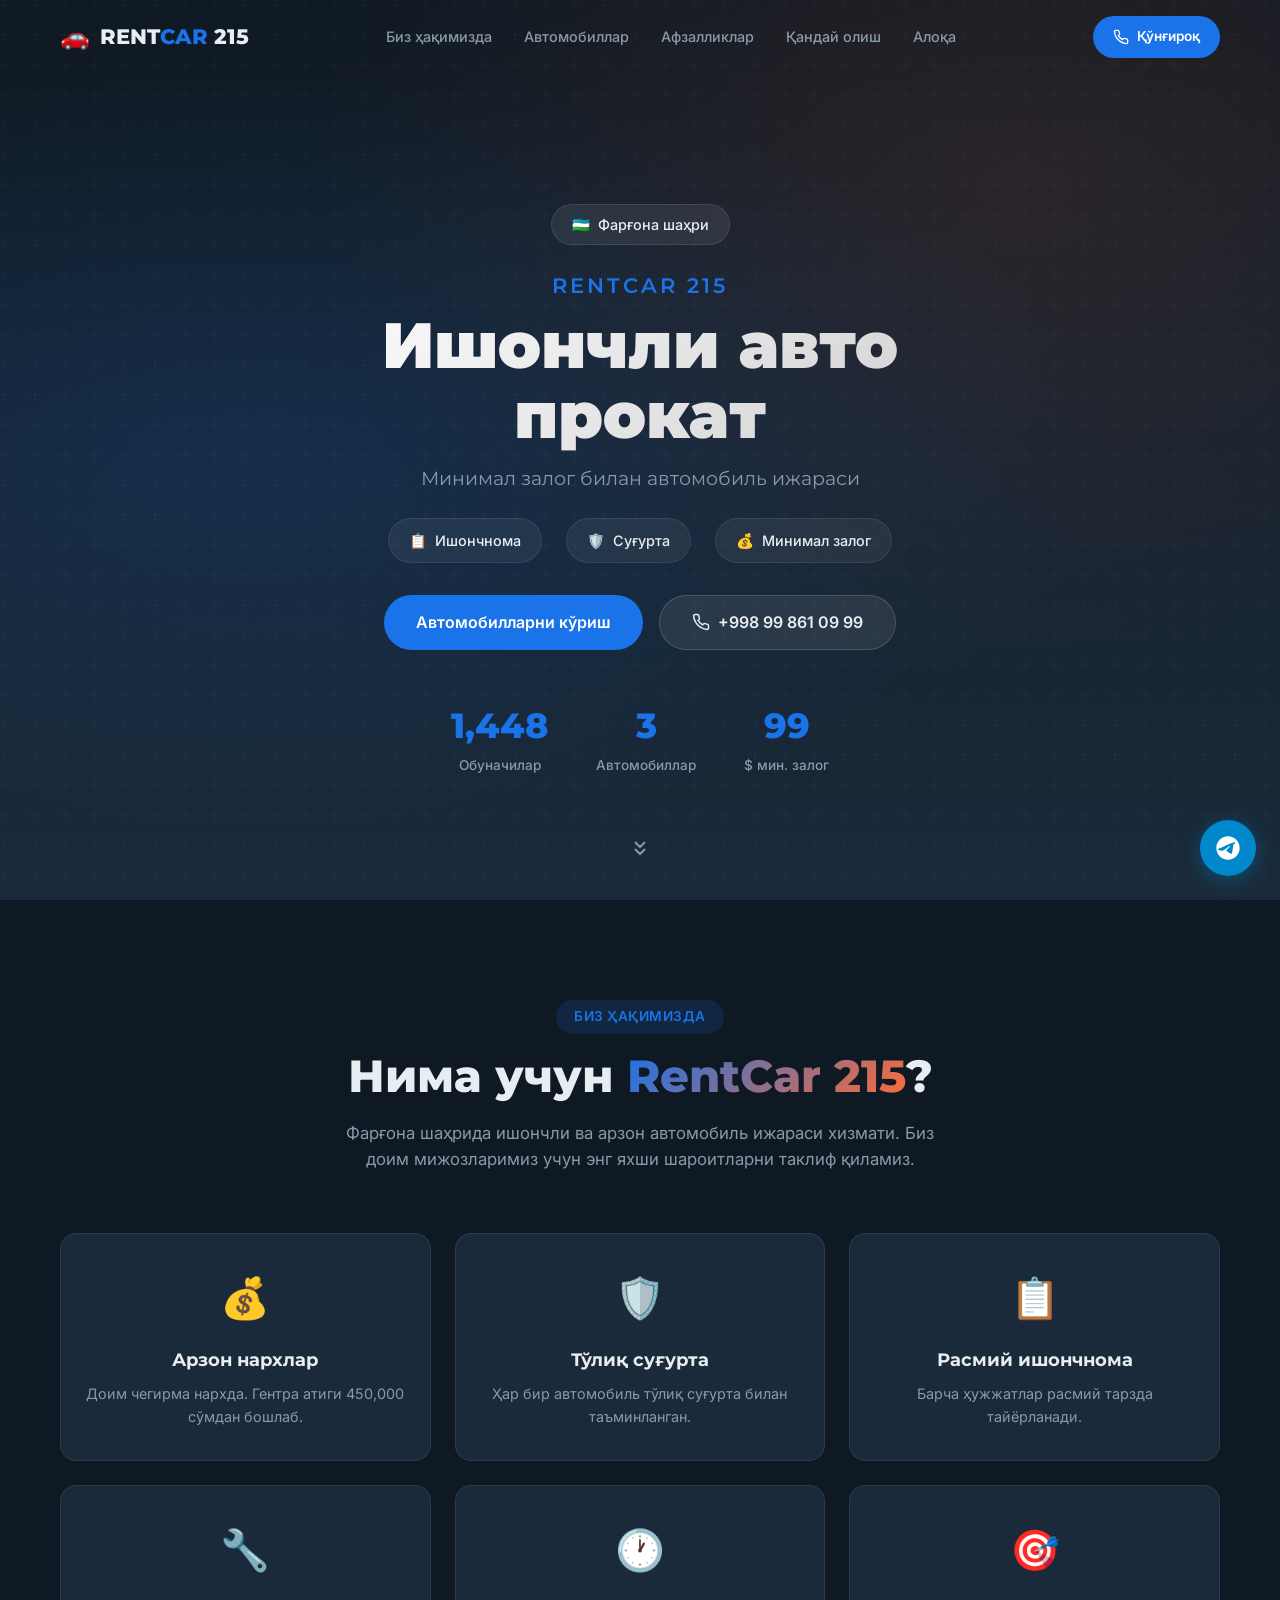
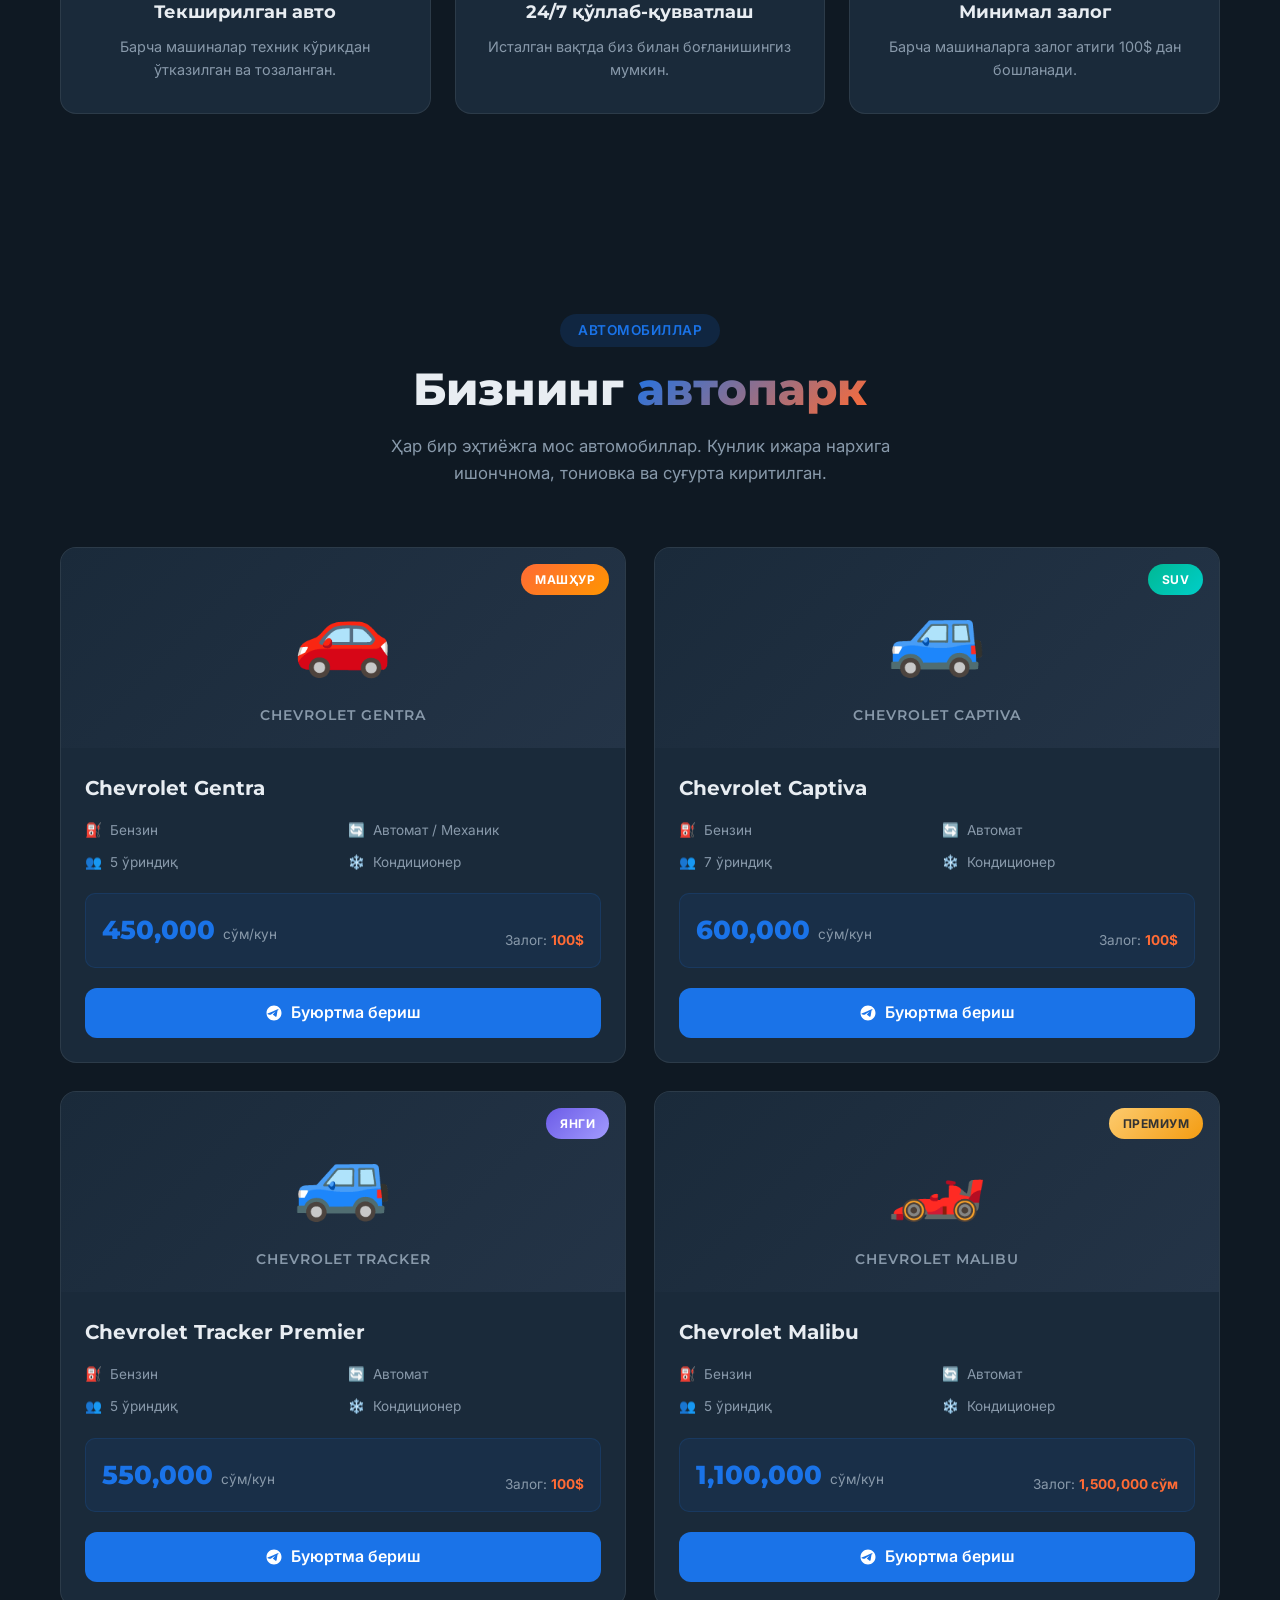
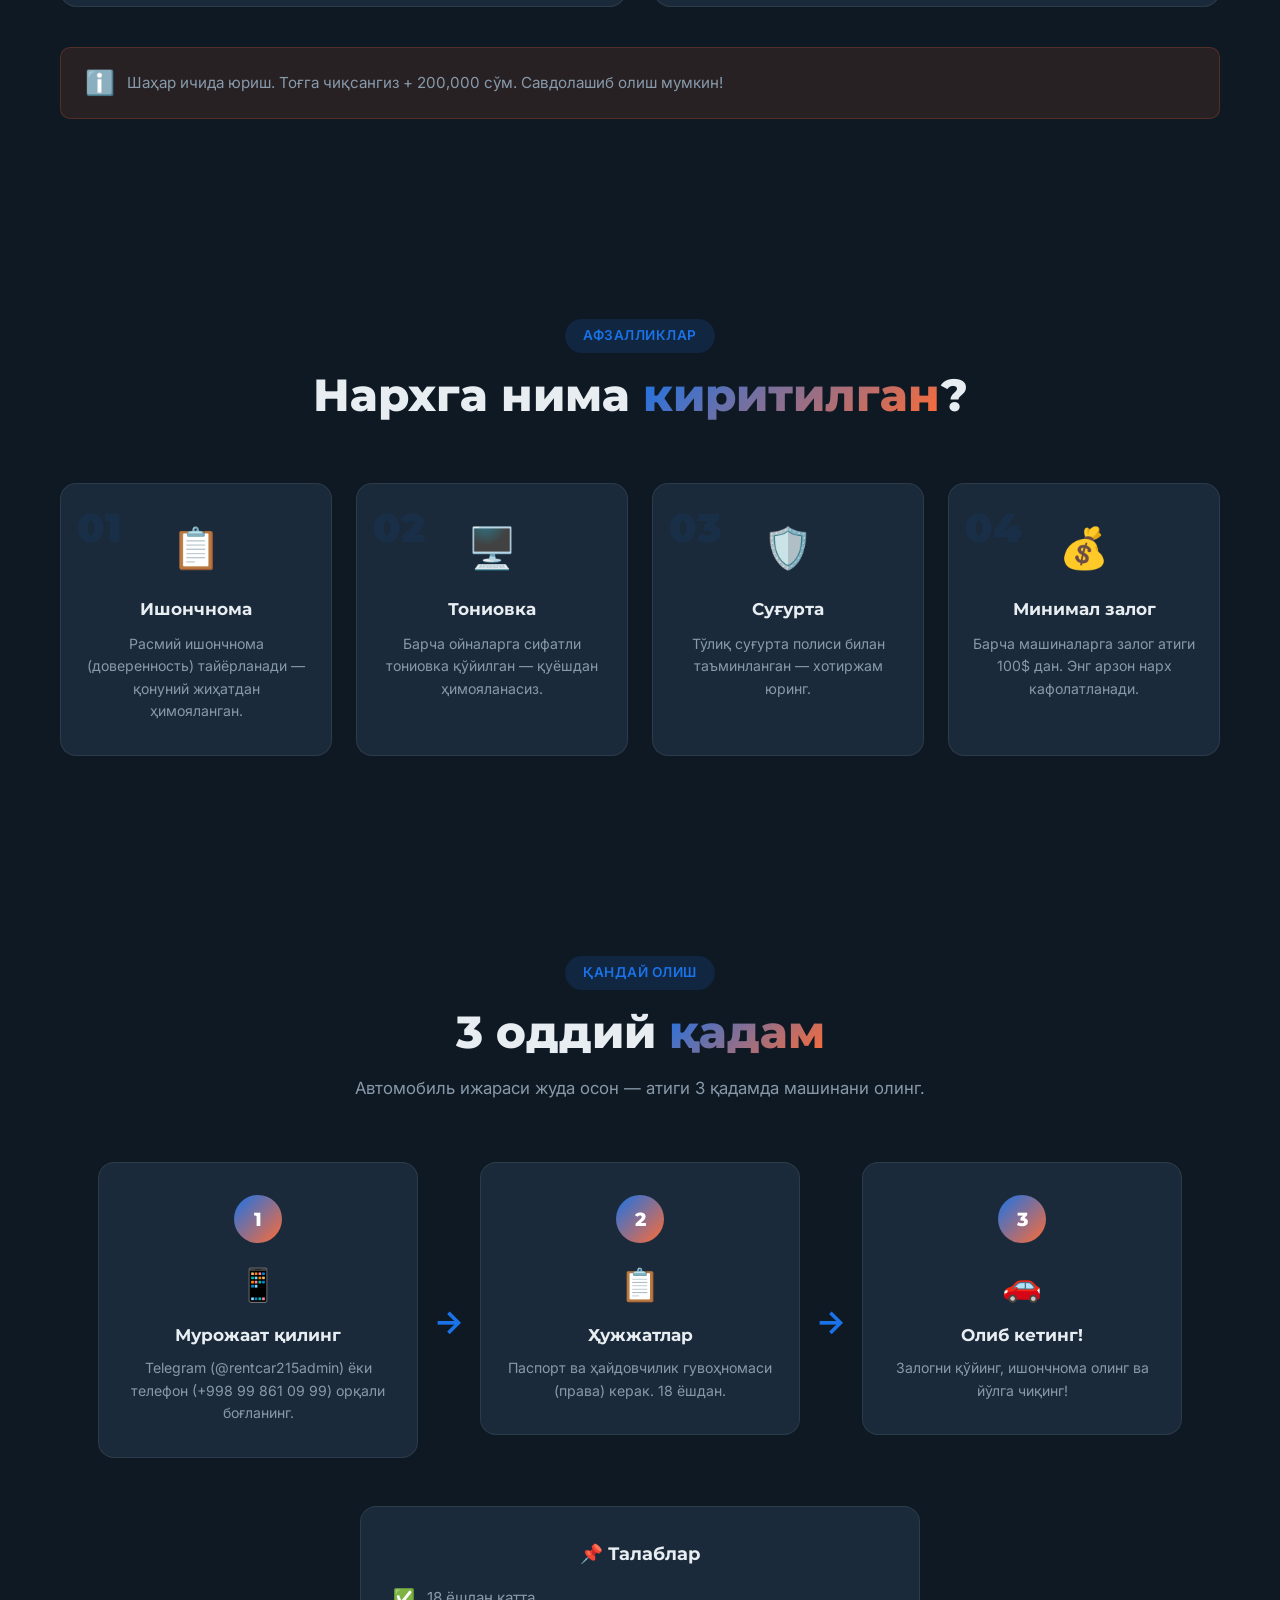
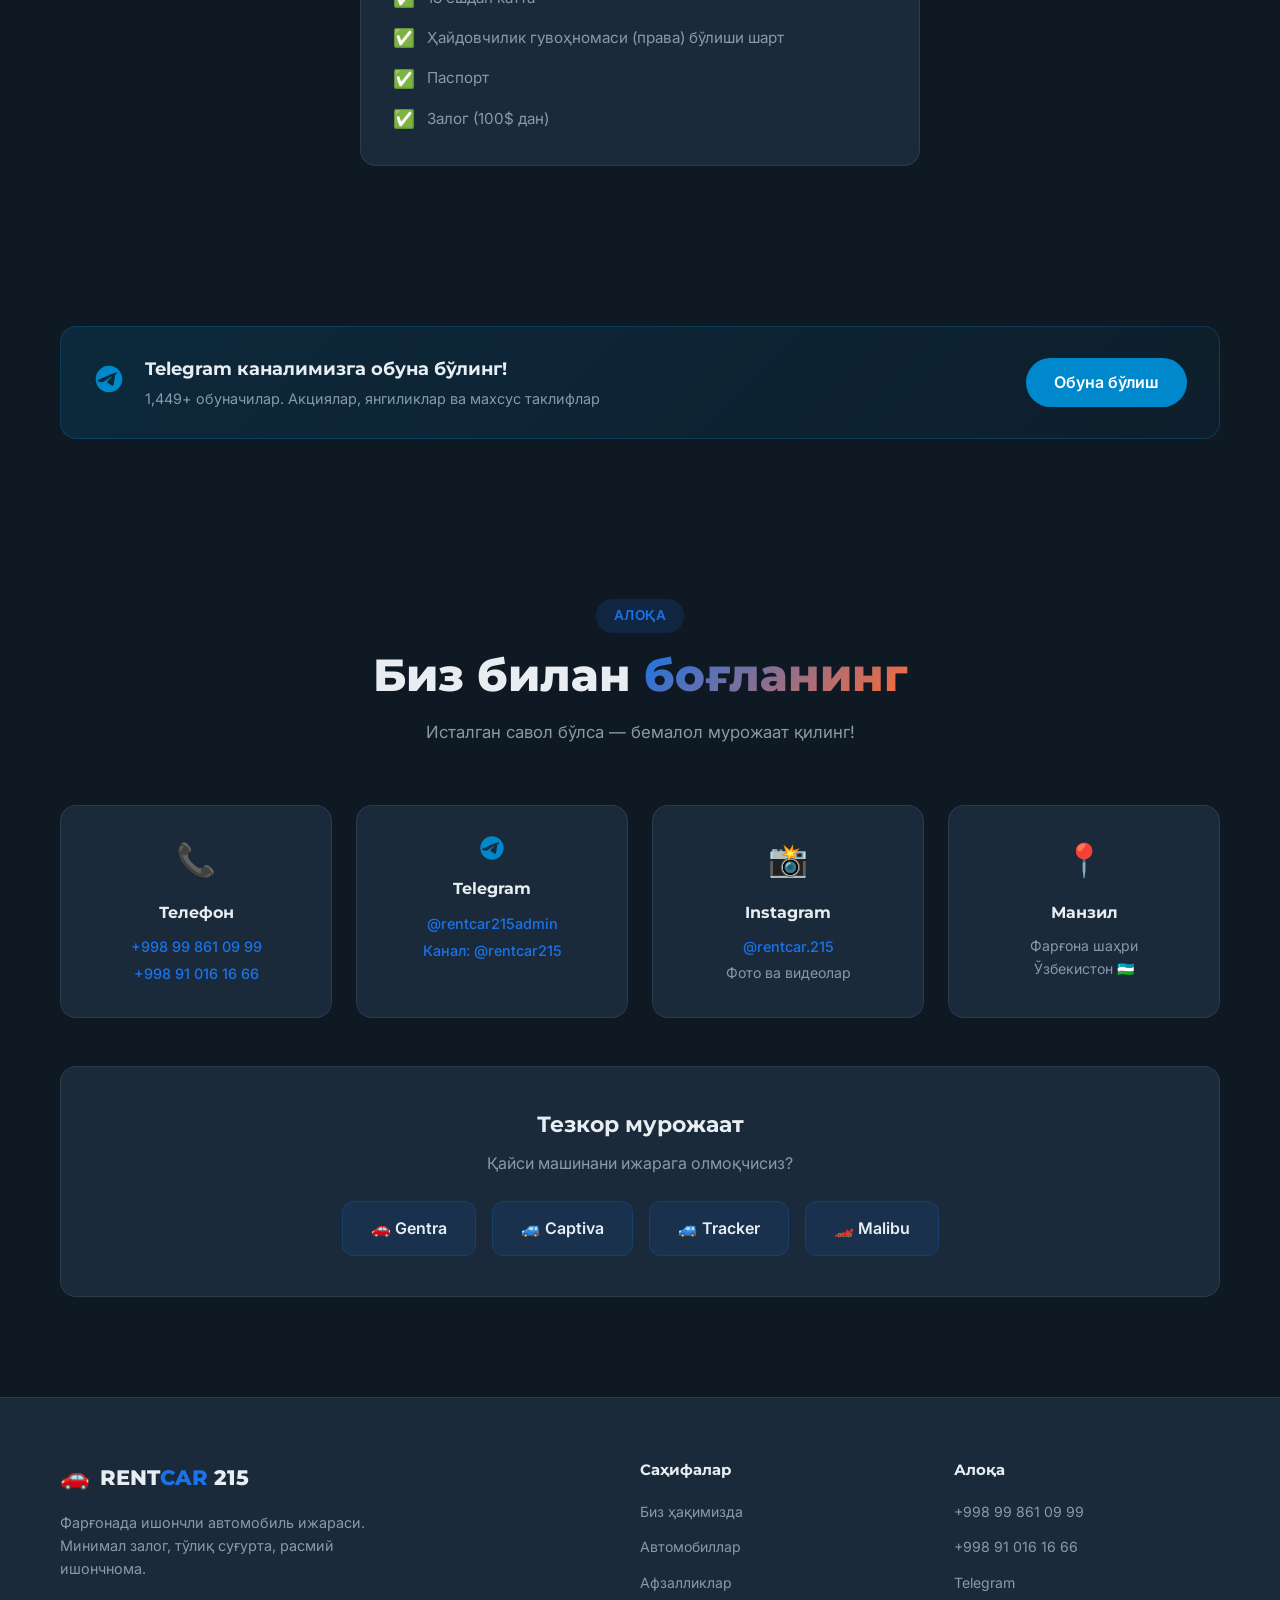
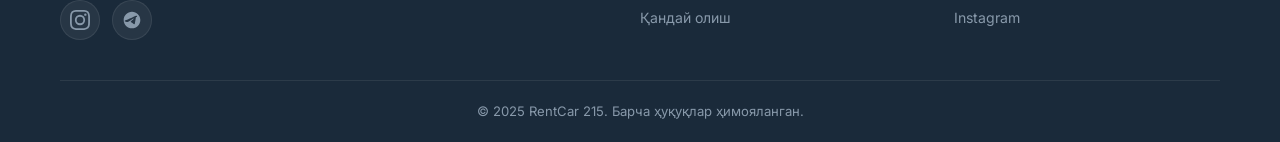
<file: rentcar215/index.html>
<!DOCTYPE html>
<html lang="uz">
<head>
    <meta charset="UTF-8">
    <meta name="viewport" content="width=device-width, initial-scale=1.0">
    <title>RentCar 215 — Авто прокат | Фарғона, Ўзбекистон 🇺🇿</title>
    <meta name="description" content="RentCar 215 — ишончли автомобиль ижараси Фарғонада. Gentra, Malibu, Captiva, Tracker. Минимал залог, суғурта, ишончнома. +998 99 861 09 99">
    <meta name="keywords" content="RentCar 215, авто прокат, аренда авто, Фарғона, Ўзбекистон, Gentra, Malibu, Captiva, Tracker, ижара">
    <meta property="og:title" content="RentCar 215 — Авто прокат 🇺🇿">
    <meta property="og:description" content="Ишончли автомобиль ижараси Фарғонада. Минимал залог, суғурта, ишончнома.">
    <meta property="og:type" content="website">
    <link rel="preconnect" href="https://fonts.googleapis.com">
    <link rel="preconnect" href="https://fonts.gstatic.com" crossorigin>
    <link href="https://fonts.googleapis.com/css2?family=Montserrat:wght@300;400;500;600;700;800;900&family=Inter:wght@300;400;500;600;700&display=swap" rel="stylesheet">
    <link rel="stylesheet" href="style.css">
</head>
<body>
    <!-- Preloader -->
    <div class="preloader" id="preloader">
        <div class="preloader-content">
            <div class="preloader-logo">RENT<span>CAR</span> 215</div>
            <div class="preloader-tagline">Ишончли автомобиль ижараси 🚗</div>
            <div class="preloader-bar"><div class="preloader-progress"></div></div>
        </div>
    </div>

    <!-- Navigation -->
    <nav class="navbar" id="navbar">
        <div class="nav-container">
            <a href="#hero" class="nav-logo">
                <span class="logo-icon">🚗</span>
                <span class="logo-text">RENT<span class="logo-accent">CAR</span> 215</span>
            </a>
            <ul class="nav-links" id="navLinks">
                <li><a href="#about">Биз ҳақимизда</a></li>
                <li><a href="#cars">Автомобиллар</a></li>
                <li><a href="#advantages">Афзалликлар</a></li>
                <li><a href="#how">Қандай олиш</a></li>
                <li><a href="#contact">Алоқа</a></li>
            </ul>
            <div class="nav-right">
                <a href="tel:+998998610999" class="nav-cta">
                    <svg width="16" height="16" viewBox="0 0 24 24" fill="none" stroke="currentColor" stroke-width="2"><path d="M22 16.92v3a2 2 0 0 1-2.18 2 19.79 19.79 0 0 1-8.63-3.07 19.5 19.5 0 0 1-6-6 19.79 19.79 0 0 1-3.07-8.67A2 2 0 0 1 4.11 2h3a2 2 0 0 1 2 1.72 12.84 12.84 0 0 0 .7 2.81 2 2 0 0 1-.45 2.11L8.09 9.91a16 16 0 0 0 6 6l1.27-1.27a2 2 0 0 1 2.11-.45 12.84 12.84 0 0 0 2.81.7A2 2 0 0 1 22 16.92z"/></svg>
                    Қўнғироқ
                </a>
                <button class="nav-toggle" id="navToggle" aria-label="Меню">
                    <span></span>
                    <span></span>
                    <span></span>
                </button>
            </div>
        </div>
    </nav>

    <!-- Hero Section -->
    <section class="hero" id="hero">
        <div class="hero-bg">
            <div class="hero-overlay"></div>
        </div>
        <div class="hero-content">
            <div class="hero-badge">
                <span class="badge-icon">🇺🇿</span>
                Фарғона шаҳри
            </div>
            <h1 class="hero-title">
                <span class="hero-subtitle-text">RentCar 215</span>
                <span class="main-line">Ишончли авто прокат</span>
                <span class="hero-desc">Минимал залог билан автомобиль ижараси</span>
            </h1>
            <div class="hero-features">
                <div class="hero-feature">
                    <span>📋</span> Ишончнома
                </div>
                <div class="hero-feature">
                    <span>🛡️</span> Суғурта
                </div>
                <div class="hero-feature">
                    <span>💰</span> Минимал залог
                </div>
            </div>
            <div class="hero-buttons">
                <a href="#cars" class="btn btn-primary">Автомобилларни кўриш</a>
                <a href="tel:+998998610999" class="btn btn-secondary">
                    <svg width="18" height="18" viewBox="0 0 24 24" fill="none" stroke="currentColor" stroke-width="2"><path d="M22 16.92v3a2 2 0 0 1-2.18 2 19.79 19.79 0 0 1-8.63-3.07 19.5 19.5 0 0 1-6-6 19.79 19.79 0 0 1-3.07-8.67A2 2 0 0 1 4.11 2h3a2 2 0 0 1 2 1.72 12.84 12.84 0 0 0 .7 2.81 2 2 0 0 1-.45 2.11L8.09 9.91a16 16 0 0 0 6 6l1.27-1.27a2 2 0 0 1 2.11-.45 12.84 12.84 0 0 0 2.81.7A2 2 0 0 1 22 16.92z"/></svg>
                    +998 99 861 09 99
                </a>
            </div>
            <div class="hero-stats">
                <div class="stat">
                    <div class="stat-number" data-target="1449">0</div>
                    <div class="stat-label">Обуначилар</div>
                </div>
                <div class="stat">
                    <div class="stat-number" data-target="4">0</div>
                    <div class="stat-label">Автомобиллар</div>
                </div>
                <div class="stat">
                    <div class="stat-number" data-target="100">0</div>
                    <div class="stat-label">$ мин. залог</div>
                </div>
            </div>
        </div>
        <div class="hero-scroll">
            <a href="#about">
                <svg width="24" height="24" viewBox="0 0 24 24" fill="none" stroke="currentColor" stroke-width="2"><path d="M7 13l5 5 5-5M7 6l5 5 5-5"/></svg>
            </a>
        </div>
    </section>

    <!-- About Section -->
    <section class="about section" id="about">
        <div class="container">
            <div class="section-header">
                <span class="section-tag">Биз ҳақимизда</span>
                <h2 class="section-title">Нима учун <span class="highlight">RentCar 215</span>?</h2>
                <p class="section-desc">Фарғона шаҳрида ишончли ва арзон автомобиль ижараси хизмати. Биз доим мижозларимиз учун энг яхши шароитларни таклиф қиламиз.</p>
            </div>
            <div class="about-grid">
                <div class="about-card">
                    <div class="about-icon">💰</div>
                    <h3>Арзон нархлар</h3>
                    <p>Доим чегирма нархда. Гентра атиги 450,000 сўмдан бошлаб.</p>
                </div>
                <div class="about-card">
                    <div class="about-icon">🛡️</div>
                    <h3>Тўлиқ суғурта</h3>
                    <p>Ҳар бир автомобиль тўлиқ суғурта билан таъминланган.</p>
                </div>
                <div class="about-card">
                    <div class="about-icon">📋</div>
                    <h3>Расмий ишончнома</h3>
                    <p>Барча ҳужжатлар расмий тарзда тайёрланади.</p>
                </div>
                <div class="about-card">
                    <div class="about-icon">🔧</div>
                    <h3>Текширилган авто</h3>
                    <p>Барча машиналар техник кўрикдан ўтказилган ва тозаланган.</p>
                </div>
                <div class="about-card">
                    <div class="about-icon">🕐</div>
                    <h3>24/7 қўллаб-қувватлаш</h3>
                    <p>Исталган вақтда биз билан боғланишингиз мумкин.</p>
                </div>
                <div class="about-card">
                    <div class="about-icon">🎯</div>
                    <h3>Минимал залог</h3>
                    <p>Барча машиналарга залог атиги 100$ дан бошланади.</p>
                </div>
            </div>
        </div>
    </section>

    <!-- Cars Section -->
    <section class="cars section" id="cars">
        <div class="container">
            <div class="section-header">
                <span class="section-tag">Автомобиллар</span>
                <h2 class="section-title">Бизнинг <span class="highlight">автопарк</span></h2>
                <p class="section-desc">Ҳар бир эҳтиёжга мос автомобиллар. Кунлик ижара нархига ишончнома, тониовка ва суғурта киритилган.</p>
            </div>
            <div class="cars-grid">
                <!-- Gentra -->
                <div class="car-card" data-aos="fade-up">
                    <div class="car-badge popular">Машҳур</div>
                    <div class="car-image">
                        <div class="car-emoji">🚗</div>
                        <div class="car-name-overlay">Chevrolet Gentra</div>
                    </div>
                    <div class="car-info">
                        <h3 class="car-title">Chevrolet Gentra</h3>
                        <div class="car-specs">
                            <div class="spec"><span>⛽</span> Бензин</div>
                            <div class="spec"><span>🔄</span> Автомат / Механик</div>
                            <div class="spec"><span>👥</span> 5 ўриндиқ</div>
                            <div class="spec"><span>❄️</span> Кондиционер</div>
                        </div>
                        <div class="car-pricing">
                            <div class="price-main">
                                <span class="price-value">450,000</span>
                                <span class="price-currency">сўм/кун</span>
                            </div>
                            <div class="price-deposit">
                                <span>Залог:</span> <strong>100$</strong>
                            </div>
                        </div>
                        <a href="https://t.me/rentcar215admin" target="_blank" class="btn btn-car">
                            <svg width="18" height="18" viewBox="0 0 24 24" fill="currentColor"><path d="M12 2C6.48 2 2 6.48 2 12s4.48 10 10 10 10-4.48 10-10S17.52 2 12 2zm4.64 6.8c-.15 1.58-.8 5.42-1.13 7.19-.14.75-.42 1-.68 1.03-.58.05-1.02-.38-1.58-.75-.88-.58-1.38-.94-2.23-1.5-.99-.65-.35-1.01.22-1.59.15-.15 2.71-2.48 2.76-2.69.01-.03.01-.14-.07-.2-.08-.06-.19-.04-.27-.02-.12.02-1.96 1.25-5.54 3.66-.52.36-1 .53-1.42.52-.47-.01-1.37-.26-2.03-.48-.82-.27-1.47-.42-1.41-.88.03-.24.37-.49 1.02-.74 3.98-1.73 6.64-2.87 7.97-3.44 3.8-1.58 4.59-1.86 5.1-1.87.11 0 .37.03.54.17.14.12.18.28.2.45-.01.06.01.24 0 .38z"/></svg>
                            Буюртма бериш
                        </a>
                    </div>
                </div>

                <!-- Captiva -->
                <div class="car-card" data-aos="fade-up" data-aos-delay="100">
                    <div class="car-badge suv">SUV</div>
                    <div class="car-image">
                        <div class="car-emoji">🚙</div>
                        <div class="car-name-overlay">Chevrolet Captiva</div>
                    </div>
                    <div class="car-info">
                        <h3 class="car-title">Chevrolet Captiva</h3>
                        <div class="car-specs">
                            <div class="spec"><span>⛽</span> Бензин</div>
                            <div class="spec"><span>🔄</span> Автомат</div>
                            <div class="spec"><span>👥</span> 7 ўриндиқ</div>
                            <div class="spec"><span>❄️</span> Кондиционер</div>
                        </div>
                        <div class="car-pricing">
                            <div class="price-main">
                                <span class="price-value">600,000</span>
                                <span class="price-currency">сўм/кун</span>
                            </div>
                            <div class="price-deposit">
                                <span>Залог:</span> <strong>100$</strong>
                            </div>
                        </div>
                        <a href="https://t.me/rentcar215admin" target="_blank" class="btn btn-car">
                            <svg width="18" height="18" viewBox="0 0 24 24" fill="currentColor"><path d="M12 2C6.48 2 2 6.48 2 12s4.48 10 10 10 10-4.48 10-10S17.52 2 12 2zm4.64 6.8c-.15 1.58-.8 5.42-1.13 7.19-.14.75-.42 1-.68 1.03-.58.05-1.02-.38-1.58-.75-.88-.58-1.38-.94-2.23-1.5-.99-.65-.35-1.01.22-1.59.15-.15 2.71-2.48 2.76-2.69.01-.03.01-.14-.07-.2-.08-.06-.19-.04-.27-.02-.12.02-1.96 1.25-5.54 3.66-.52.36-1 .53-1.42.52-.47-.01-1.37-.26-2.03-.48-.82-.27-1.47-.42-1.41-.88.03-.24.37-.49 1.02-.74 3.98-1.73 6.64-2.87 7.97-3.44 3.8-1.58 4.59-1.86 5.1-1.87.11 0 .37.03.54.17.14.12.18.28.2.45-.01.06.01.24 0 .38z"/></svg>
                            Буюртма бериш
                        </a>
                    </div>
                </div>

                <!-- Tracker Premier -->
                <div class="car-card" data-aos="fade-up" data-aos-delay="200">
                    <div class="car-badge new">Янги</div>
                    <div class="car-image">
                        <div class="car-emoji">🚙</div>
                        <div class="car-name-overlay">Chevrolet Tracker</div>
                    </div>
                    <div class="car-info">
                        <h3 class="car-title">Chevrolet Tracker Premier</h3>
                        <div class="car-specs">
                            <div class="spec"><span>⛽</span> Бензин</div>
                            <div class="spec"><span>🔄</span> Автомат</div>
                            <div class="spec"><span>👥</span> 5 ўриндиқ</div>
                            <div class="spec"><span>❄️</span> Кондиционер</div>
                        </div>
                        <div class="car-pricing">
                            <div class="price-main">
                                <span class="price-value">550,000</span>
                                <span class="price-currency">сўм/кун</span>
                            </div>
                            <div class="price-deposit">
                                <span>Залог:</span> <strong>100$</strong>
                            </div>
                        </div>
                        <a href="https://t.me/rentcar215admin" target="_blank" class="btn btn-car">
                            <svg width="18" height="18" viewBox="0 0 24 24" fill="currentColor"><path d="M12 2C6.48 2 2 6.48 2 12s4.48 10 10 10 10-4.48 10-10S17.52 2 12 2zm4.64 6.8c-.15 1.58-.8 5.42-1.13 7.19-.14.75-.42 1-.68 1.03-.58.05-1.02-.38-1.58-.75-.88-.58-1.38-.94-2.23-1.5-.99-.65-.35-1.01.22-1.59.15-.15 2.71-2.48 2.76-2.69.01-.03.01-.14-.07-.2-.08-.06-.19-.04-.27-.02-.12.02-1.96 1.25-5.54 3.66-.52.36-1 .53-1.42.52-.47-.01-1.37-.26-2.03-.48-.82-.27-1.47-.42-1.41-.88.03-.24.37-.49 1.02-.74 3.98-1.73 6.64-2.87 7.97-3.44 3.8-1.58 4.59-1.86 5.1-1.87.11 0 .37.03.54.17.14.12.18.28.2.45-.01.06.01.24 0 .38z"/></svg>
                            Буюртма бериш
                        </a>
                    </div>
                </div>

                <!-- Malibu -->
                <div class="car-card" data-aos="fade-up" data-aos-delay="300">
                    <div class="car-badge premium">Премиум</div>
                    <div class="car-image">
                        <div class="car-emoji">🏎️</div>
                        <div class="car-name-overlay">Chevrolet Malibu</div>
                    </div>
                    <div class="car-info">
                        <h3 class="car-title">Chevrolet Malibu</h3>
                        <div class="car-specs">
                            <div class="spec"><span>⛽</span> Бензин</div>
                            <div class="spec"><span>🔄</span> Автомат</div>
                            <div class="spec"><span>👥</span> 5 ўриндиқ</div>
                            <div class="spec"><span>❄️</span> Кондиционер</div>
                        </div>
                        <div class="car-pricing">
                            <div class="price-main">
                                <span class="price-value">1,100,000</span>
                                <span class="price-currency">сўм/кун</span>
                            </div>
                            <div class="price-deposit">
                                <span>Залог:</span> <strong>1,500,000 сўм</strong>
                            </div>
                        </div>
                        <a href="https://t.me/rentcar215admin" target="_blank" class="btn btn-car">
                            <svg width="18" height="18" viewBox="0 0 24 24" fill="currentColor"><path d="M12 2C6.48 2 2 6.48 2 12s4.48 10 10 10 10-4.48 10-10S17.52 2 12 2zm4.64 6.8c-.15 1.58-.8 5.42-1.13 7.19-.14.75-.42 1-.68 1.03-.58.05-1.02-.38-1.58-.75-.88-.58-1.38-.94-2.23-1.5-.99-.65-.35-1.01.22-1.59.15-.15 2.71-2.48 2.76-2.69.01-.03.01-.14-.07-.2-.08-.06-.19-.04-.27-.02-.12.02-1.96 1.25-5.54 3.66-.52.36-1 .53-1.42.52-.47-.01-1.37-.26-2.03-.48-.82-.27-1.47-.42-1.41-.88.03-.24.37-.49 1.02-.74 3.98-1.73 6.64-2.87 7.97-3.44 3.8-1.58 4.59-1.86 5.1-1.87.11 0 .37.03.54.17.14.12.18.28.2.45-.01.06.01.24 0 .38z"/></svg>
                            Буюртма бериш
                        </a>
                    </div>
                </div>
            </div>

            <div class="cars-note">
                <div class="note-icon">ℹ️</div>
                <p>Шаҳар ичида юриш. Тоғга чиқсангиз + 200,000 сўм. Савдолашиб олиш мумкин!</p>
            </div>
        </div>
    </section>

    <!-- Advantages / What's Included -->
    <section class="advantages section" id="advantages">
        <div class="container">
            <div class="section-header">
                <span class="section-tag">Афзалликлар</span>
                <h2 class="section-title">Нархга нима <span class="highlight">киритилган</span>?</h2>
            </div>
            <div class="advantages-grid">
                <div class="advantage-card">
                    <div class="advantage-number">01</div>
                    <div class="advantage-icon">📋</div>
                    <h3>Ишончнома</h3>
                    <p>Расмий ишончнома (доверенность) тайёрланади — қонуний жиҳатдан ҳимояланган.</p>
                </div>
                <div class="advantage-card">
                    <div class="advantage-number">02</div>
                    <div class="advantage-icon">🖥️</div>
                    <h3>Тониовка</h3>
                    <p>Барча ойналарга сифатли тониовка қўйилган — қуёшдан ҳимояланасиз.</p>
                </div>
                <div class="advantage-card">
                    <div class="advantage-number">03</div>
                    <div class="advantage-icon">🛡️</div>
                    <h3>Суғурта</h3>
                    <p>Тўлиқ суғурта полиси билан таъминланган — хотиржам юринг.</p>
                </div>
                <div class="advantage-card">
                    <div class="advantage-number">04</div>
                    <div class="advantage-icon">💰</div>
                    <h3>Минимал залог</h3>
                    <p>Барча машиналарга залог атиги 100$ дан. Энг арзон нарх кафолатланади.</p>
                </div>
            </div>
        </div>
    </section>

    <!-- How to Rent -->
    <section class="how section" id="how">
        <div class="container">
            <div class="section-header">
                <span class="section-tag">Қандай олиш</span>
                <h2 class="section-title">3 оддий <span class="highlight">қадам</span></h2>
                <p class="section-desc">Автомобиль ижараси жуда осон — атиги 3 қадамда машинани олинг.</p>
            </div>
            <div class="steps-grid">
                <div class="step-card">
                    <div class="step-number">1</div>
                    <div class="step-icon">📱</div>
                    <h3>Мурожаат қилинг</h3>
                    <p>Telegram (@rentcar215admin) ёки телефон (+998 99 861 09 99) орқали боғланинг.</p>
                </div>
                <div class="step-arrow">→</div>
                <div class="step-card">
                    <div class="step-number">2</div>
                    <div class="step-icon">📋</div>
                    <h3>Ҳужжатлар</h3>
                    <p>Паспорт ва ҳайдовчилик гувоҳномаси (права) керак. 18 ёшдан.</p>
                </div>
                <div class="step-arrow">→</div>
                <div class="step-card">
                    <div class="step-number">3</div>
                    <div class="step-icon">🚗</div>
                    <h3>Олиб кетинг!</h3>
                    <p>Залогни қўйинг, ишончнома олинг ва йўлга чиқинг!</p>
                </div>
            </div>

            <div class="requirements-box">
                <h3>📌 Талаблар</h3>
                <ul>
                    <li><span>✅</span> 18 ёшдан катта</li>
                    <li><span>✅</span> Ҳайдовчилик гувоҳномаси (права) бўлиши шарт</li>
                    <li><span>✅</span> Паспорт</li>
                    <li><span>✅</span> Залог (100$ дан)</li>
                </ul>
            </div>
        </div>
    </section>

    <!-- Telegram CTA -->
    <section class="telegram-section section" id="telegram">
        <div class="container">
            <div class="telegram-cta">
                <div class="telegram-icon">
                    <svg width="32" height="32" viewBox="0 0 24 24" fill="currentColor"><path d="M12 2C6.48 2 2 6.48 2 12s4.48 10 10 10 10-4.48 10-10S17.52 2 12 2zm4.64 6.8c-.15 1.58-.8 5.42-1.13 7.19-.14.75-.42 1-.68 1.03-.58.05-1.02-.38-1.58-.75-.88-.58-1.38-.94-2.23-1.5-.99-.65-.35-1.01.22-1.59.15-.15 2.71-2.48 2.76-2.69.01-.03.01-.14-.07-.2-.08-.06-.19-.04-.27-.02-.12.02-1.96 1.25-5.54 3.66-.52.36-1 .53-1.42.52-.47-.01-1.37-.26-2.03-.48-.82-.27-1.47-.42-1.41-.88.03-.24.37-.49 1.02-.74 3.98-1.73 6.64-2.87 7.97-3.44 3.8-1.58 4.59-1.86 5.1-1.87.11 0 .37.03.54.17.14.12.18.28.2.45-.01.06.01.24 0 .38z"/></svg>
                </div>
                <div>
                    <h3>Telegram каналимизга обуна бўлинг!</h3>
                    <p>1,449+ обуначилар. Акциялар, янгиликлар ва махсус таклифлар</p>
                </div>
                <a href="https://t.me/rentcar215" target="_blank" class="btn btn-telegram">Обуна бўлиш</a>
            </div>
        </div>
    </section>

    <!-- Contact Section -->
    <section class="contact section" id="contact">
        <div class="container">
            <div class="section-header">
                <span class="section-tag">Алоқа</span>
                <h2 class="section-title">Биз билан <span class="highlight">боғланинг</span></h2>
                <p class="section-desc">Исталган савол бўлса — бемалол мурожаат қилинг!</p>
            </div>
            <div class="contact-grid">
                <div class="contact-card">
                    <div class="contact-icon">📞</div>
                    <h3>Телефон</h3>
                    <a href="tel:+998998610999">+998 99 861 09 99</a>
                    <a href="tel:+998910161666">+998 91 016 16 66</a>
                </div>
                <div class="contact-card">
                    <div class="contact-icon">
                        <svg width="28" height="28" viewBox="0 0 24 24" fill="#0088cc"><path d="M12 2C6.48 2 2 6.48 2 12s4.48 10 10 10 10-4.48 10-10S17.52 2 12 2zm4.64 6.8c-.15 1.58-.8 5.42-1.13 7.19-.14.75-.42 1-.68 1.03-.58.05-1.02-.38-1.58-.75-.88-.58-1.38-.94-2.23-1.5-.99-.65-.35-1.01.22-1.59.15-.15 2.71-2.48 2.76-2.69.01-.03.01-.14-.07-.2-.08-.06-.19-.04-.27-.02-.12.02-1.96 1.25-5.54 3.66-.52.36-1 .53-1.42.52-.47-.01-1.37-.26-2.03-.48-.82-.27-1.47-.42-1.41-.88.03-.24.37-.49 1.02-.74 3.98-1.73 6.64-2.87 7.97-3.44 3.8-1.58 4.59-1.86 5.1-1.87.11 0 .37.03.54.17.14.12.18.28.2.45-.01.06.01.24 0 .38z"/></svg>
                    </div>
                    <h3>Telegram</h3>
                    <a href="https://t.me/rentcar215admin" target="_blank">@rentcar215admin</a>
                    <a href="https://t.me/rentcar215" target="_blank">Канал: @rentcar215</a>
                </div>
                <div class="contact-card">
                    <div class="contact-icon">📸</div>
                    <h3>Instagram</h3>
                    <a href="https://www.instagram.com/rentcar.215/" target="_blank">@rentcar.215</a>
                    <p>Фото ва видеолар</p>
                </div>
                <div class="contact-card">
                    <div class="contact-icon">📍</div>
                    <h3>Манзил</h3>
                    <p>Фарғона шаҳри</p>
                    <p>Ўзбекистон 🇺🇿</p>
                </div>
            </div>

            <!-- Quick Contact Form (Telegram redirect) -->
            <div class="quick-contact">
                <h3>Тезкор мурожаат</h3>
                <p>Қайси машинани ижарага олмоқчисиз?</p>
                <div class="quick-buttons">
                    <a href="https://t.me/rentcar215admin?text=Salom!%20Gentra%20ijaraga%20olmoqchiman" target="_blank" class="quick-btn">🚗 Gentra</a>
                    <a href="https://t.me/rentcar215admin?text=Salom!%20Captiva%20ijaraga%20olmoqchiman" target="_blank" class="quick-btn">🚙 Captiva</a>
                    <a href="https://t.me/rentcar215admin?text=Salom!%20Tracker%20ijaraga%20olmoqchiman" target="_blank" class="quick-btn">🚙 Tracker</a>
                    <a href="https://t.me/rentcar215admin?text=Salom!%20Malibu%20ijaraga%20olmoqchiman" target="_blank" class="quick-btn">🏎️ Malibu</a>
                </div>
            </div>
        </div>
    </section>

    <!-- Footer -->
    <footer class="footer">
        <div class="container">
            <div class="footer-top">
                <div class="footer-brand">
                    <div class="footer-logo">
                        <span class="logo-icon">🚗</span>
                        <span class="logo-text">RENT<span class="logo-accent">CAR</span> 215</span>
                    </div>
                    <p class="footer-desc">Фарғонада ишончли автомобиль ижараси. Минимал залог, тўлиқ суғурта, расмий ишончнома.</p>
                    <div class="footer-socials">
                        <a href="https://www.instagram.com/rentcar.215/" target="_blank" class="social-link" aria-label="Instagram">
                            <svg width="20" height="20" viewBox="0 0 24 24" fill="currentColor"><path d="M12 2.163c3.204 0 3.584.012 4.85.07 3.252.148 4.771 1.691 4.919 4.919.058 1.265.069 1.645.069 4.849 0 3.205-.012 3.584-.069 4.849-.149 3.225-1.664 4.771-4.919 4.919-1.266.058-1.644.07-4.85.07-3.204 0-3.584-.012-4.849-.07-3.26-.149-4.771-1.699-4.919-4.92-.058-1.265-.07-1.644-.07-4.849 0-3.204.013-3.583.07-4.849.149-3.227 1.664-4.771 4.919-4.919 1.266-.057 1.645-.069 4.849-.069zM12 0C8.741 0 8.333.014 7.053.072 2.695.272.273 2.69.073 7.052.014 8.333 0 8.741 0 12c0 3.259.014 3.668.072 4.948.2 4.358 2.618 6.78 6.98 6.98C8.333 23.986 8.741 24 12 24c3.259 0 3.668-.014 4.948-.072 4.354-.2 6.782-2.618 6.979-6.98.059-1.28.073-1.689.073-4.948 0-3.259-.014-3.667-.072-4.947-.196-4.354-2.617-6.78-6.979-6.98C15.668.014 15.259 0 12 0zm0 5.838a6.162 6.162 0 100 12.324 6.162 6.162 0 000-12.324zM12 16a4 4 0 110-8 4 4 0 010 8zm6.406-11.845a1.44 1.44 0 100 2.881 1.44 1.44 0 000-2.881z"/></svg>
                        </a>
                        <a href="https://t.me/rentcar215" target="_blank" class="social-link" aria-label="Telegram">
                            <svg width="20" height="20" viewBox="0 0 24 24" fill="currentColor"><path d="M12 2C6.48 2 2 6.48 2 12s4.48 10 10 10 10-4.48 10-10S17.52 2 12 2zm4.64 6.8c-.15 1.58-.8 5.42-1.13 7.19-.14.75-.42 1-.68 1.03-.58.05-1.02-.38-1.58-.75-.88-.58-1.38-.94-2.23-1.5-.99-.65-.35-1.01.22-1.59.15-.15 2.71-2.48 2.76-2.69.01-.03.01-.14-.07-.2-.08-.06-.19-.04-.27-.02-.12.02-1.96 1.25-5.54 3.66-.52.36-1 .53-1.42.52-.47-.01-1.37-.26-2.03-.48-.82-.27-1.47-.42-1.41-.88.03-.24.37-.49 1.02-.74 3.98-1.73 6.64-2.87 7.97-3.44 3.8-1.58 4.59-1.86 5.1-1.87.11 0 .37.03.54.17.14.12.18.28.2.45-.01.06.01.24 0 .38z"/></svg>
                        </a>
                    </div>
                </div>
                <div class="footer-links-group">
                    <h4>Саҳифалар</h4>
                    <ul>
                        <li><a href="#about">Биз ҳақимизда</a></li>
                        <li><a href="#cars">Автомобиллар</a></li>
                        <li><a href="#advantages">Афзалликлар</a></li>
                        <li><a href="#how">Қандай олиш</a></li>
                    </ul>
                </div>
                <div class="footer-links-group">
                    <h4>Алоқа</h4>
                    <ul>
                        <li><a href="tel:+998998610999">+998 99 861 09 99</a></li>
                        <li><a href="tel:+998910161666">+998 91 016 16 66</a></li>
                        <li><a href="https://t.me/rentcar215admin" target="_blank">Telegram</a></li>
                        <li><a href="https://www.instagram.com/rentcar.215/" target="_blank">Instagram</a></li>
                    </ul>
                </div>
            </div>
            <div class="footer-bottom">
                <p>&copy; 2025 RentCar 215. Барча ҳуқуқлар ҳимояланган.</p>
            </div>
        </div>
    </footer>

    <!-- Floating WhatsApp/Telegram Button -->
    <a href="https://t.me/rentcar215admin" target="_blank" class="floating-btn" aria-label="Telegram">
        <svg width="28" height="28" viewBox="0 0 24 24" fill="currentColor"><path d="M12 2C6.48 2 2 6.48 2 12s4.48 10 10 10 10-4.48 10-10S17.52 2 12 2zm4.64 6.8c-.15 1.58-.8 5.42-1.13 7.19-.14.75-.42 1-.68 1.03-.58.05-1.02-.38-1.58-.75-.88-.58-1.38-.94-2.23-1.5-.99-.65-.35-1.01.22-1.59.15-.15 2.71-2.48 2.76-2.69.01-.03.01-.14-.07-.2-.08-.06-.19-.04-.27-.02-.12.02-1.96 1.25-5.54 3.66-.52.36-1 .53-1.42.52-.47-.01-1.37-.26-2.03-.48-.82-.27-1.47-.42-1.41-.88.03-.24.37-.49 1.02-.74 3.98-1.73 6.64-2.87 7.97-3.44 3.8-1.58 4.59-1.86 5.1-1.87.11 0 .37.03.54.17.14.12.18.28.2.45-.01.06.01.24 0 .38z"/></svg>
    </a>

    <script src="script.js"></script>
</body>
</html>
</file>
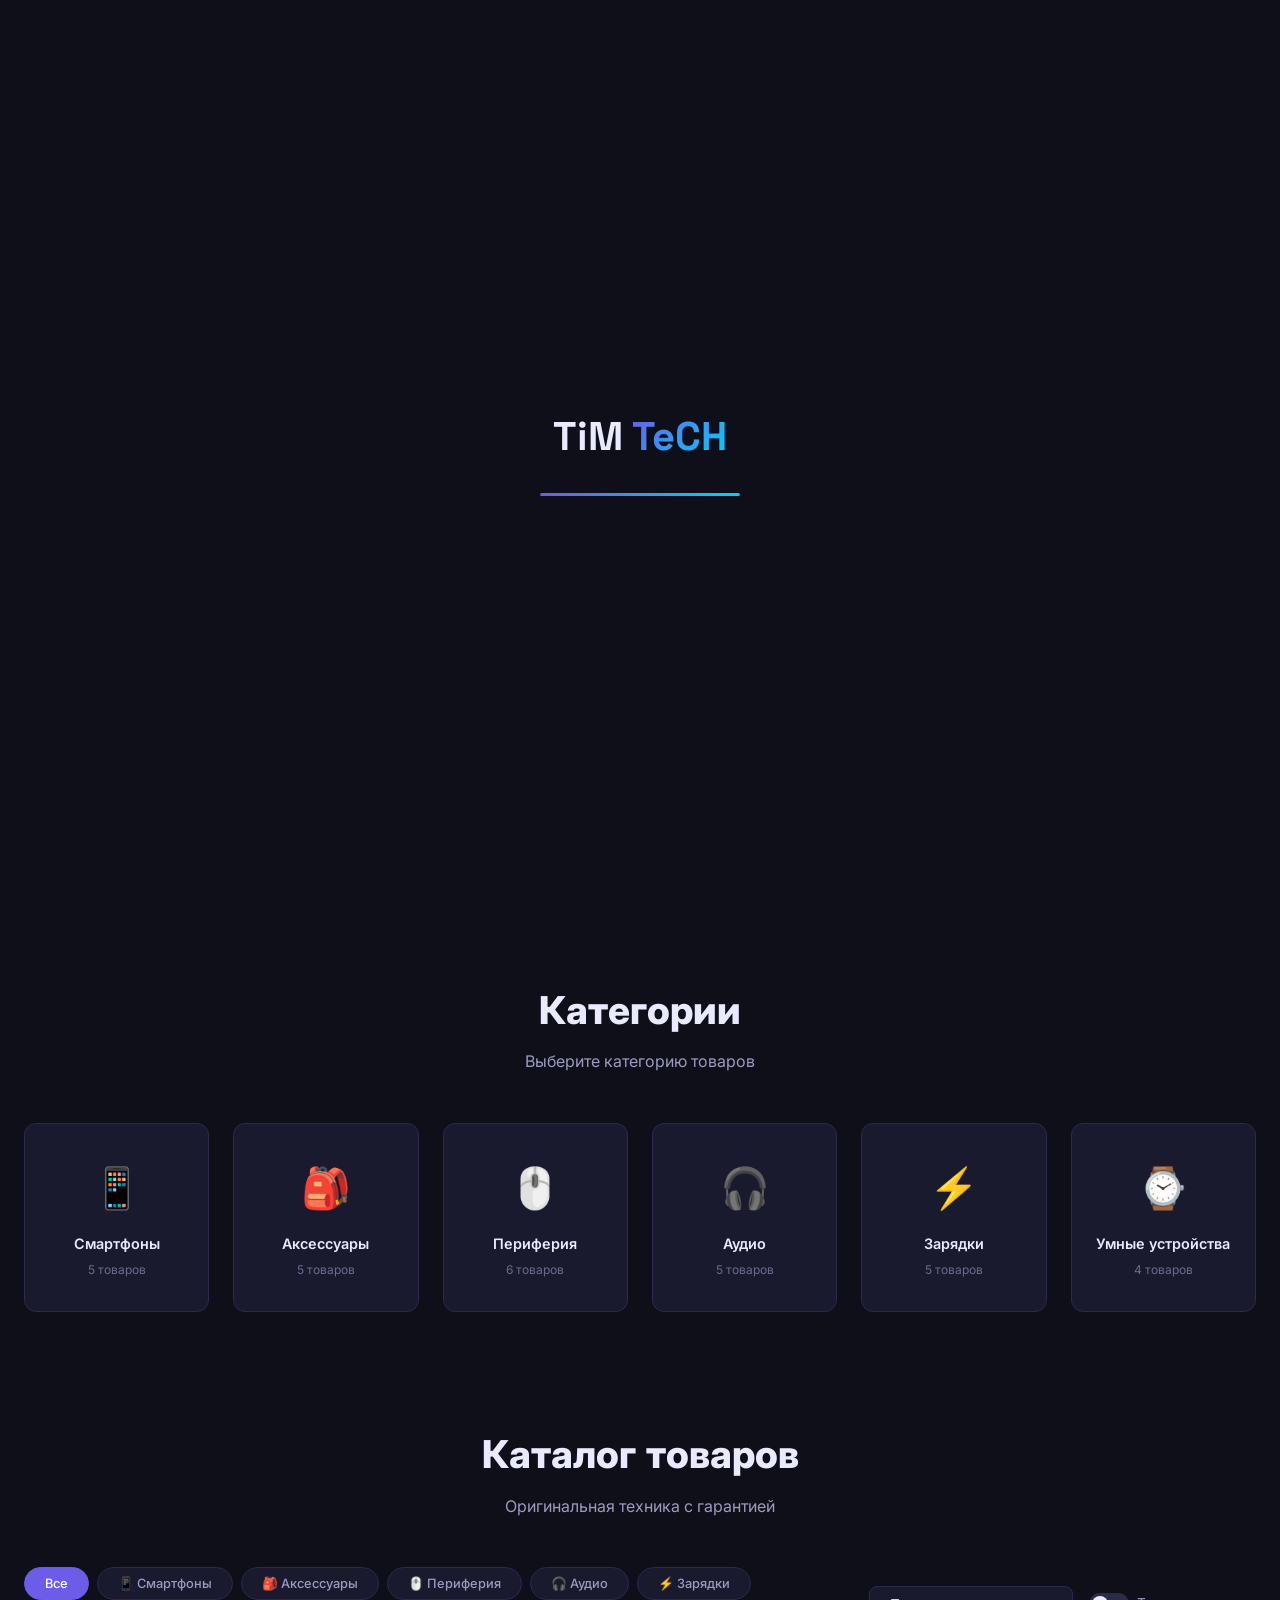
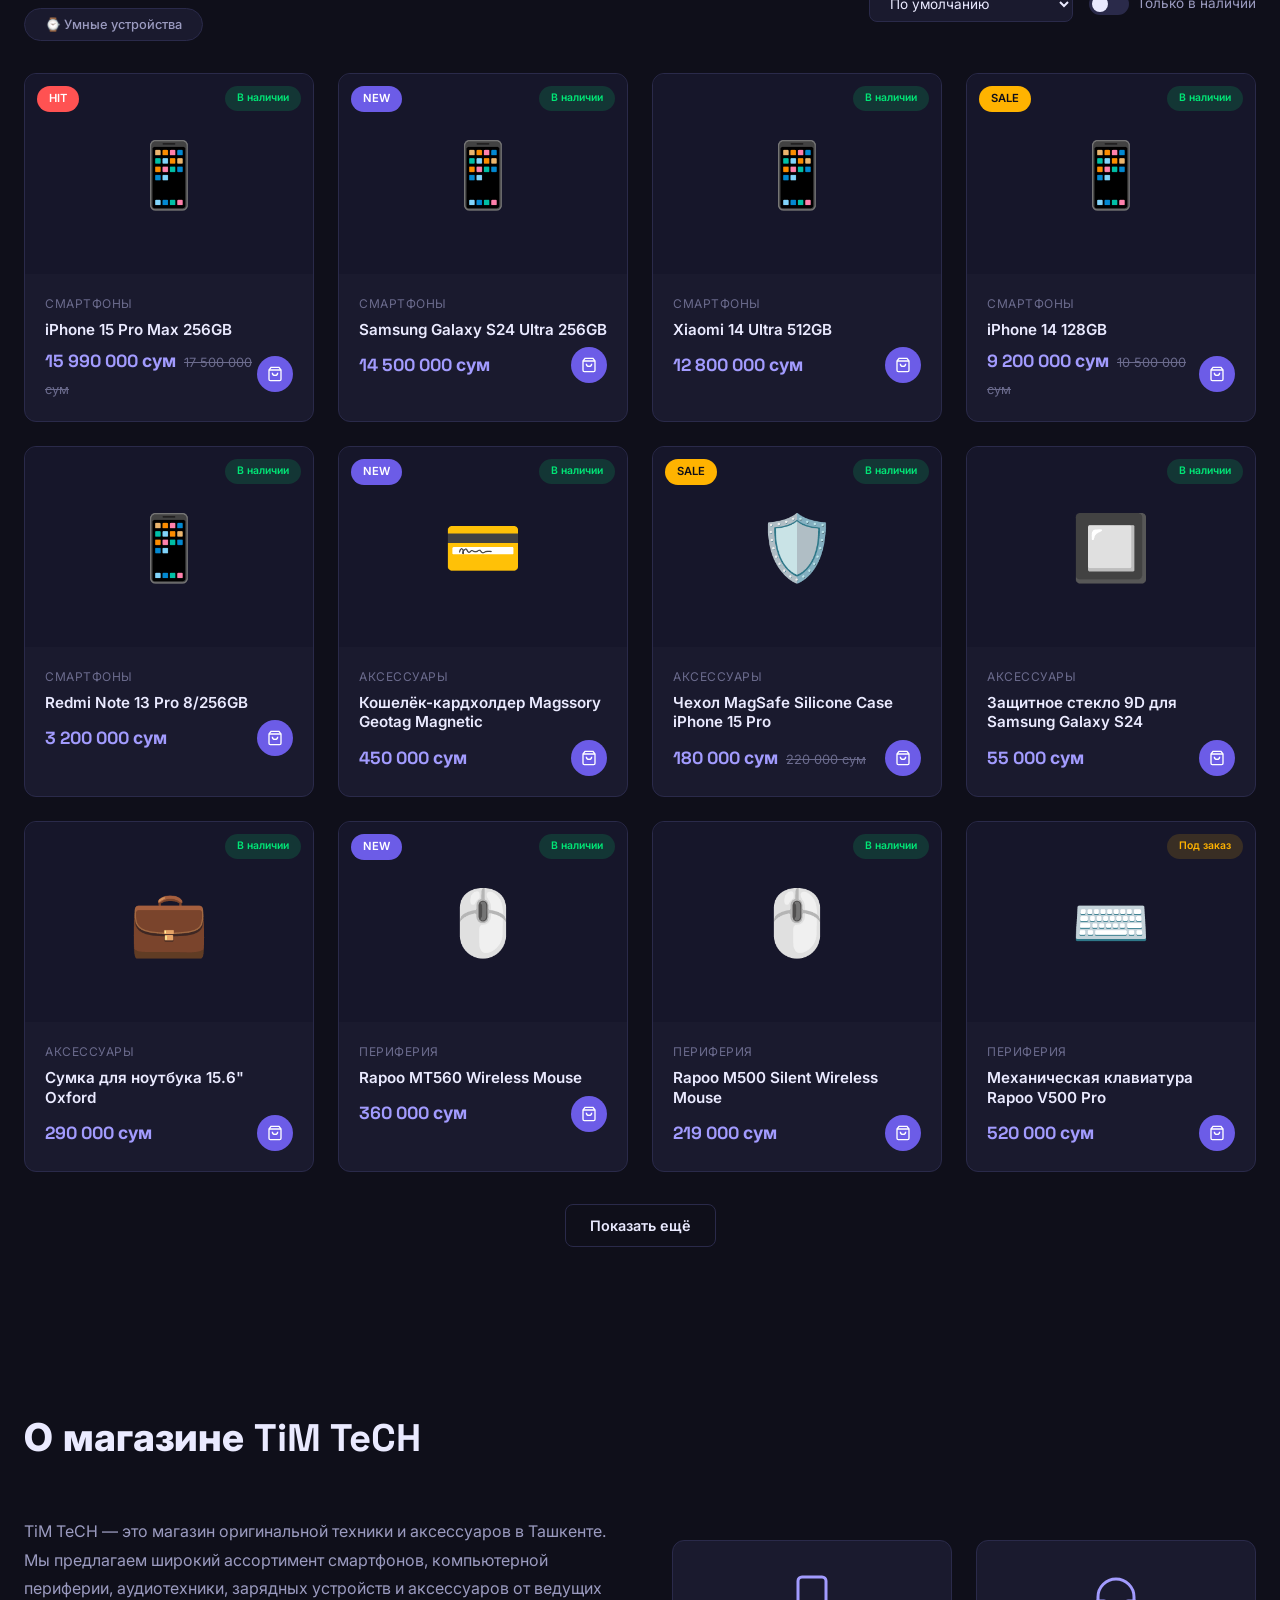
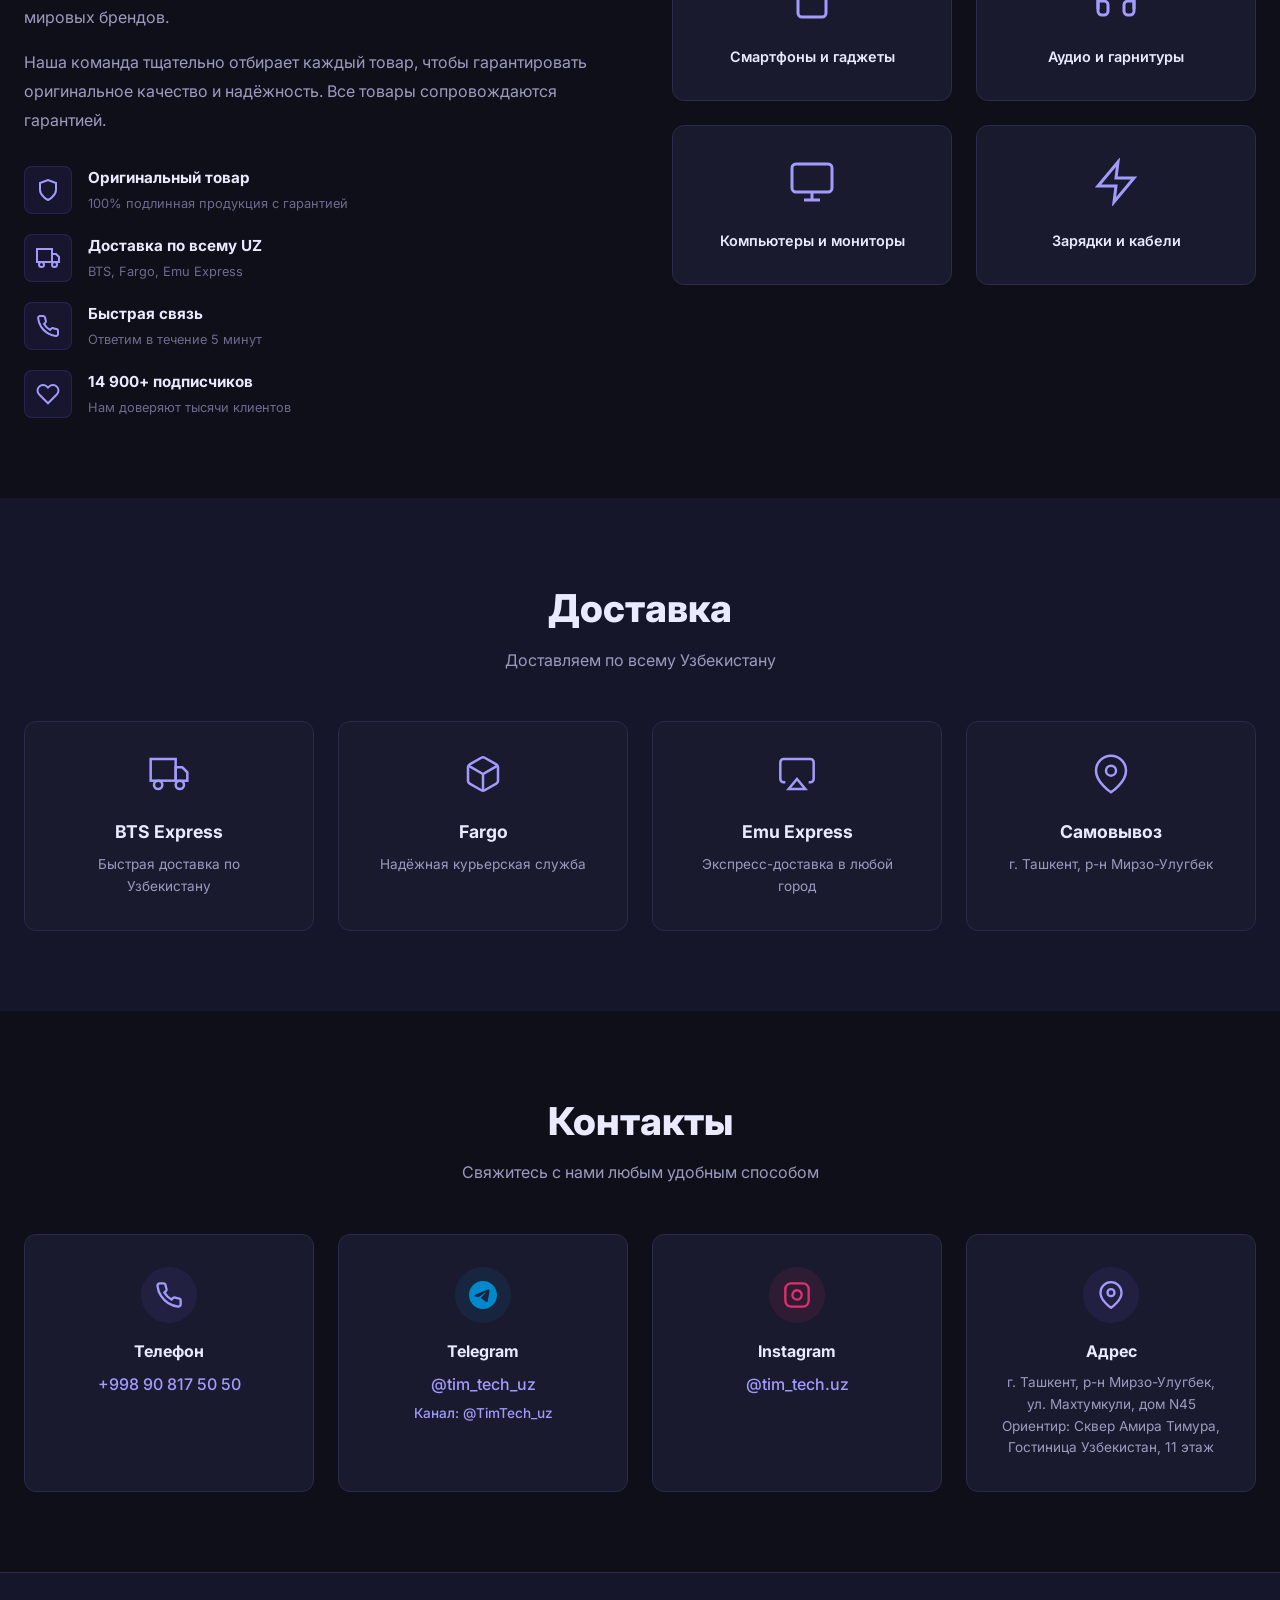
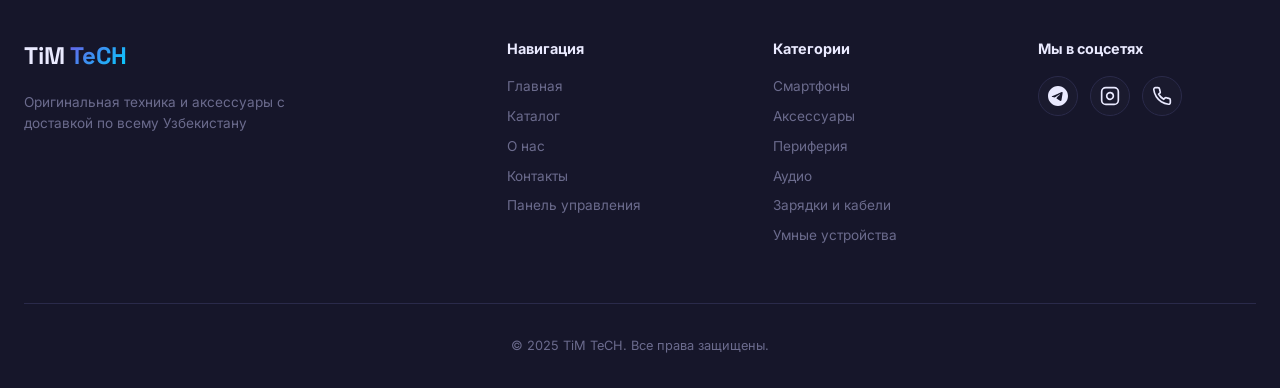
<file: tim_tech/index.html>
<!DOCTYPE html>
<html lang="ru">
<head>
    <meta charset="UTF-8">
    <meta name="viewport" content="width=device-width, initial-scale=1.0">
    <title>TiM TeCH — Магазин техники и аксессуаров | Ташкент</title>
    <meta name="description" content="TiM TeCH — магазин техники и аксессуаров в Ташкенте. Смартфоны, аксессуары, периферия, наушники, зарядные устройства. Доставка по всему Узбекистану.">
    <meta name="keywords" content="TiM TeCH, техника Ташкент, смартфоны, аксессуары, наушники, мыши, зарядки, Узбекистан">
    <meta property="og:title" content="TiM TeCH — Техника и аксессуары">
    <meta property="og:description" content="Магазин техники и аксессуаров в Ташкенте. Доставка по Узбекистану.">
    <meta property="og:type" content="website">
    <link rel="preconnect" href="https://fonts.googleapis.com">
    <link rel="preconnect" href="https://fonts.gstatic.com" crossorigin>
    <link href="https://fonts.googleapis.com/css2?family=Inter:wght@300;400;500;600;700;800;900&family=Space+Grotesk:wght@400;500;600;700&display=swap" rel="stylesheet">
    <link rel="stylesheet" href="style.css">
</head>
<body>

    <!-- Preloader -->
    <div class="preloader" id="preloader">
        <div class="preloader-content">
            <div class="preloader-logo">TiM <span>TeCH</span></div>
            <div class="preloader-bar"><div class="preloader-progress"></div></div>
        </div>
    </div>

    <!-- Header -->
    <header class="header" id="header">
        <div class="container">
            <a href="#" class="logo">TiM <span>TeCH</span></a>
            <nav class="nav" id="nav">
                <a href="#hero" class="nav-link active">Главная</a>
                <a href="#catalog" class="nav-link">Каталог</a>
                <a href="#about" class="nav-link">О нас</a>
                <a href="#delivery" class="nav-link">Доставка</a>
                <a href="#contacts" class="nav-link">Контакты</a>
            </nav>
            <div class="header-actions">
                <div class="search-toggle" id="searchToggle">
                    <svg width="20" height="20" viewBox="0 0 24 24" fill="none" stroke="currentColor" stroke-width="2"><circle cx="11" cy="11" r="8"/><path d="m21 21-4.3-4.3"/></svg>
                </div>
                <div class="cart-icon" id="cartIcon">
                    <svg width="22" height="22" viewBox="0 0 24 24" fill="none" stroke="currentColor" stroke-width="2"><path d="M6 2 3 6v14a2 2 0 0 0 2 2h14a2 2 0 0 0 2-2V6l-3-4z"/><line x1="3" x2="21" y1="6" y2="6"/><path d="M16 10a4 4 0 0 1-8 0"/></svg>
                    <span class="cart-count" id="cartCount">0</span>
                </div>
                <button class="burger" id="burger">
                    <span></span><span></span><span></span>
                </button>
            </div>
        </div>
    </header>

    <!-- Search Overlay -->
    <div class="search-overlay" id="searchOverlay">
        <div class="search-overlay-content">
            <input type="text" class="search-input-overlay" id="searchInputOverlay" placeholder="Поиск товаров...">
            <button class="search-close" id="searchClose">&times;</button>
        </div>
        <div class="search-results-overlay" id="searchResultsOverlay"></div>
    </div>

    <!-- Cart Sidebar -->
    <div class="cart-overlay" id="cartOverlay"></div>
    <div class="cart-sidebar" id="cartSidebar">
        <div class="cart-header">
            <h3>Корзина</h3>
            <button class="cart-close" id="cartClose">&times;</button>
        </div>
        <div class="cart-items" id="cartItems"></div>
        <div class="cart-footer" id="cartFooter">
            <div class="cart-total">
                <span>Итого:</span>
                <span id="cartTotal">0 сум</span>
            </div>
            <a href="https://t.me/tim_tech_uz" target="_blank" class="btn btn-primary cart-checkout">
                <svg width="18" height="18" viewBox="0 0 24 24" fill="currentColor"><path d="M12 0C5.373 0 0 5.373 0 12s5.373 12 12 12 12-5.373 12-12S18.627 0 12 0zm5.562 8.161c-.18 1.897-.962 6.502-1.359 8.627-.168.9-.5 1.201-.82 1.23-.697.064-1.226-.461-1.901-.904-1.056-.693-1.653-1.124-2.678-1.8-1.185-.78-.417-1.21.258-1.91.177-.184 3.247-2.977 3.307-3.23.007-.032.014-.15-.056-.212s-.174-.041-.249-.024c-.106.024-1.793 1.14-5.061 3.345-.479.33-.913.492-1.302.484-.429-.008-1.252-.241-1.865-.44-.752-.245-1.349-.374-1.297-.789.027-.216.325-.437.893-.663 3.498-1.524 5.831-2.529 6.998-3.014 3.332-1.386 4.025-1.627 4.476-1.635.099-.002.321.023.465.14.12.098.153.229.168.332.015.104.034.34.019.524z"/></svg>
                Оформить в Telegram
            </a>
        </div>
    </div>

    <!-- Hero Section -->
    <section class="hero" id="hero">
        <div class="hero-bg">
            <div class="hero-gradient"></div>
            <div class="hero-grid"></div>
        </div>
        <div class="container">
            <div class="hero-content">
                <div class="hero-badge">Магазин техники #1 в Ташкенте</div>
                <h1 class="hero-title">
                    Лучшая <span class="gradient-text">техника</span> и аксессуары
                </h1>
                <p class="hero-subtitle">Оригинальные товары с гарантией. Доставка по всему Узбекистану через BTS, Fargo, Emu Express</p>
                <div class="hero-buttons">
                    <a href="#catalog" class="btn btn-primary btn-lg">Смотреть каталог</a>
                    <a href="https://t.me/TimTech_uz" target="_blank" class="btn btn-outline btn-lg">
                        <svg width="18" height="18" viewBox="0 0 24 24" fill="currentColor"><path d="M12 0C5.373 0 0 5.373 0 12s5.373 12 12 12 12-5.373 12-12S18.627 0 12 0zm5.562 8.161c-.18 1.897-.962 6.502-1.359 8.627-.168.9-.5 1.201-.82 1.23-.697.064-1.226-.461-1.901-.904-1.056-.693-1.653-1.124-2.678-1.8-1.185-.78-.417-1.21.258-1.91.177-.184 3.247-2.977 3.307-3.23.007-.032.014-.15-.056-.212s-.174-.041-.249-.024c-.106.024-1.793 1.14-5.061 3.345-.479.33-.913.492-1.302.484-.429-.008-1.252-.241-1.865-.44-.752-.245-1.349-.374-1.297-.789.027-.216.325-.437.893-.663 3.498-1.524 5.831-2.529 6.998-3.014 3.332-1.386 4.025-1.627 4.476-1.635.099-.002.321.023.465.14.12.098.153.229.168.332.015.104.034.34.019.524z"/></svg>
                        Telegram канал
                    </a>
                </div>
                <div class="hero-stats">
                    <div class="stat-item">
                        <div class="stat-number" data-count="14900">0</div>
                        <div class="stat-label">Подписчиков</div>
                    </div>
                    <div class="stat-item">
                        <div class="stat-number" data-count="500">0</div>
                        <div class="stat-label">Товаров</div>
                    </div>
                    <div class="stat-item">
                        <div class="stat-number" data-count="1000">0</div>
                        <div class="stat-label">Довольных клиентов</div>
                    </div>
                </div>
            </div>
        </div>
    </section>

    <!-- Categories Section -->
    <section class="categories" id="categories">
        <div class="container">
            <div class="section-header">
                <h2 class="section-title">Категории</h2>
                <p class="section-subtitle">Выберите категорию товаров</p>
            </div>
            <div class="categories-grid" id="categoriesGrid">
                <!-- Categories populated by JS -->
            </div>
        </div>
    </section>

    <!-- Catalog Section -->
    <section class="catalog" id="catalog">
        <div class="container">
            <div class="section-header">
                <h2 class="section-title">Каталог товаров</h2>
                <p class="section-subtitle">Оригинальная техника с гарантией</p>
            </div>
            <div class="catalog-controls">
                <div class="catalog-filters">
                    <button class="filter-btn active" data-filter="all">Все</button>
                    <!-- Filter buttons populated by JS -->
                </div>
                <div class="catalog-sort">
                    <select id="sortSelect" class="sort-select">
                        <option value="default">По умолчанию</option>
                        <option value="price-asc">Цена: по возрастанию</option>
                        <option value="price-desc">Цена: по убыванию</option>
                        <option value="name">По названию</option>
                    </select>
                </div>
                <div class="stock-filter">
                    <label class="stock-toggle">
                        <input type="checkbox" id="stockFilter">
                        <span class="toggle-slider"></span>
                        <span class="toggle-label">Только в наличии</span>
                    </label>
                </div>
            </div>
            <div class="products-grid" id="productsGrid">
                <!-- Products populated by JS -->
            </div>
            <div class="load-more-wrap">
                <button class="btn btn-outline" id="loadMore" style="display:none;">Показать ещё</button>
            </div>
        </div>
    </section>

    <!-- Product Modal -->
    <div class="modal-overlay" id="modalOverlay">
        <div class="product-modal" id="productModal">
            <button class="modal-close" id="modalClose">&times;</button>
            <div class="modal-body">
                <div class="modal-image">
                    <div class="modal-image-placeholder" id="modalImage"></div>
                </div>
                <div class="modal-info">
                    <div class="modal-category" id="modalCategory"></div>
                    <h2 class="modal-title" id="modalTitle"></h2>
                    <div class="modal-price" id="modalPrice"></div>
                    <div class="modal-stock" id="modalStock"></div>
                    <div class="modal-description" id="modalDescription"></div>
                    <div class="modal-specs" id="modalSpecs"></div>
                    <div class="modal-actions">
                        <button class="btn btn-primary btn-lg" id="modalAddCart">
                            <svg width="18" height="18" viewBox="0 0 24 24" fill="none" stroke="currentColor" stroke-width="2"><path d="M6 2 3 6v14a2 2 0 0 0 2 2h14a2 2 0 0 0 2-2V6l-3-4z"/><line x1="3" x2="21" y1="6" y2="6"/><path d="M16 10a4 4 0 0 1-8 0"/></svg>
                            В корзину
                        </button>
                        <a href="https://t.me/tim_tech_uz" target="_blank" class="btn btn-outline btn-lg">
                            <svg width="18" height="18" viewBox="0 0 24 24" fill="currentColor"><path d="M12 0C5.373 0 0 5.373 0 12s5.373 12 12 12 12-5.373 12-12S18.627 0 12 0zm5.562 8.161c-.18 1.897-.962 6.502-1.359 8.627-.168.9-.5 1.201-.82 1.23-.697.064-1.226-.461-1.901-.904-1.056-.693-1.653-1.124-2.678-1.8-1.185-.78-.417-1.21.258-1.91.177-.184 3.247-2.977 3.307-3.23.007-.032.014-.15-.056-.212s-.174-.041-.249-.024c-.106.024-1.793 1.14-5.061 3.345-.479.33-.913.492-1.302.484-.429-.008-1.252-.241-1.865-.44-.752-.245-1.349-.374-1.297-.789.027-.216.325-.437.893-.663 3.498-1.524 5.831-2.529 6.998-3.014 3.332-1.386 4.025-1.627 4.476-1.635.099-.002.321.023.465.14.12.098.153.229.168.332.015.104.034.34.019.524z"/></svg>
                            Написать
                        </a>
                    </div>
                </div>
            </div>
        </div>
    </div>

    <!-- About Section -->
    <section class="about" id="about">
        <div class="container">
            <div class="about-grid">
                <div class="about-content">
                    <div class="section-header left">
                        <h2 class="section-title">О магазине TiM TeCH</h2>
                    </div>
                    <p class="about-text">TiM TeCH — это магазин оригинальной техники и аксессуаров в Ташкенте. Мы предлагаем широкий ассортимент смартфонов, компьютерной периферии, аудиотехники, зарядных устройств и аксессуаров от ведущих мировых брендов.</p>
                    <p class="about-text">Наша команда тщательно отбирает каждый товар, чтобы гарантировать оригинальное качество и надёжность. Все товары сопровождаются гарантией.</p>
                    <div class="about-features">
                        <div class="feature-item">
                            <div class="feature-icon">
                                <svg width="24" height="24" viewBox="0 0 24 24" fill="none" stroke="currentColor" stroke-width="2"><path d="M12 22s8-4 8-10V5l-8-3-8 3v7c0 6 8 10 8 10z"/></svg>
                            </div>
                            <div>
                                <h4>Оригинальный товар</h4>
                                <p>100% подлинная продукция с гарантией</p>
                            </div>
                        </div>
                        <div class="feature-item">
                            <div class="feature-icon">
                                <svg width="24" height="24" viewBox="0 0 24 24" fill="none" stroke="currentColor" stroke-width="2"><rect x="1" y="3" width="15" height="13"/><polygon points="16 8 20 8 23 11 23 16 16 16 16 8"/><circle cx="5.5" cy="18.5" r="2.5"/><circle cx="18.5" cy="18.5" r="2.5"/></svg>
                            </div>
                            <div>
                                <h4>Доставка по всему UZ</h4>
                                <p>BTS, Fargo, Emu Express</p>
                            </div>
                        </div>
                        <div class="feature-item">
                            <div class="feature-icon">
                                <svg width="24" height="24" viewBox="0 0 24 24" fill="none" stroke="currentColor" stroke-width="2"><path d="M22 16.92v3a2 2 0 0 1-2.18 2 19.79 19.79 0 0 1-8.63-3.07 19.5 19.5 0 0 1-6-6 19.79 19.79 0 0 1-3.07-8.67A2 2 0 0 1 4.11 2h3a2 2 0 0 1 2 1.72c.127.96.361 1.903.7 2.81a2 2 0 0 1-.45 2.11L8.09 9.91a16 16 0 0 0 6 6l1.27-1.27a2 2 0 0 1 2.11-.45c.907.339 1.85.573 2.81.7A2 2 0 0 1 22 16.92z"/></svg>
                            </div>
                            <div>
                                <h4>Быстрая связь</h4>
                                <p>Ответим в течение 5 минут</p>
                            </div>
                        </div>
                        <div class="feature-item">
                            <div class="feature-icon">
                                <svg width="24" height="24" viewBox="0 0 24 24" fill="none" stroke="currentColor" stroke-width="2"><path d="M20.84 4.61a5.5 5.5 0 0 0-7.78 0L12 5.67l-1.06-1.06a5.5 5.5 0 0 0-7.78 7.78l1.06 1.06L12 21.23l7.78-7.78 1.06-1.06a5.5 5.5 0 0 0 0-7.78z"/></svg>
                            </div>
                            <div>
                                <h4>14 900+ подписчиков</h4>
                                <p>Нам доверяют тысячи клиентов</p>
                            </div>
                        </div>
                    </div>
                </div>
                <div class="about-visual">
                    <div class="about-card">
                        <div class="about-card-icon">
                            <svg width="48" height="48" viewBox="0 0 24 24" fill="none" stroke="currentColor" stroke-width="1.5"><rect x="5" y="2" width="14" height="20" rx="2" ry="2"/><line x1="12" y1="18" x2="12.01" y2="18"/></svg>
                        </div>
                        <div class="about-card-text">Смартфоны и гаджеты</div>
                    </div>
                    <div class="about-card">
                        <div class="about-card-icon">
                            <svg width="48" height="48" viewBox="0 0 24 24" fill="none" stroke="currentColor" stroke-width="1.5"><path d="M3 18v-6a9 9 0 0 1 18 0v6"/><path d="M21 19a2 2 0 0 1-2 2h-1a2 2 0 0 1-2-2v-3a2 2 0 0 1 2-2h3zM3 19a2 2 0 0 0 2 2h1a2 2 0 0 0 2-2v-3a2 2 0 0 0-2-2H3z"/></svg>
                        </div>
                        <div class="about-card-text">Аудио и гарнитуры</div>
                    </div>
                    <div class="about-card">
                        <div class="about-card-icon">
                            <svg width="48" height="48" viewBox="0 0 24 24" fill="none" stroke="currentColor" stroke-width="1.5"><rect x="2" y="3" width="20" height="14" rx="2" ry="2"/><line x1="8" y1="21" x2="16" y2="21"/><line x1="12" y1="17" x2="12" y2="21"/></svg>
                        </div>
                        <div class="about-card-text">Компьютеры и мониторы</div>
                    </div>
                    <div class="about-card">
                        <div class="about-card-icon">
                            <svg width="48" height="48" viewBox="0 0 24 24" fill="none" stroke="currentColor" stroke-width="1.5"><path d="M13 2L3 14h9l-1 8 10-12h-9l1-8z"/></svg>
                        </div>
                        <div class="about-card-text">Зарядки и кабели</div>
                    </div>
                </div>
            </div>
        </div>
    </section>

    <!-- Delivery Section -->
    <section class="delivery" id="delivery">
        <div class="container">
            <div class="section-header">
                <h2 class="section-title">Доставка</h2>
                <p class="section-subtitle">Доставляем по всему Узбекистану</p>
            </div>
            <div class="delivery-grid">
                <div class="delivery-card">
                    <div class="delivery-icon">
                        <svg width="40" height="40" viewBox="0 0 24 24" fill="none" stroke="currentColor" stroke-width="1.5"><rect x="1" y="3" width="15" height="13"/><polygon points="16 8 20 8 23 11 23 16 16 16 16 8"/><circle cx="5.5" cy="18.5" r="2.5"/><circle cx="18.5" cy="18.5" r="2.5"/></svg>
                    </div>
                    <h3>BTS Express</h3>
                    <p>Быстрая доставка по Узбекистану</p>
                </div>
                <div class="delivery-card">
                    <div class="delivery-icon">
                        <svg width="40" height="40" viewBox="0 0 24 24" fill="none" stroke="currentColor" stroke-width="1.5"><path d="M21 16V8a2 2 0 0 0-1-1.73l-7-4a2 2 0 0 0-2 0l-7 4A2 2 0 0 0 3 8v8a2 2 0 0 0 1 1.73l7 4a2 2 0 0 0 2 0l7-4A2 2 0 0 0 21 16z"/><polyline points="3.27 6.96 12 12.01 20.73 6.96"/><line x1="12" y1="22.08" x2="12" y2="12"/></svg>
                    </div>
                    <h3>Fargo</h3>
                    <p>Надёжная курьерская служба</p>
                </div>
                <div class="delivery-card">
                    <div class="delivery-icon">
                        <svg width="40" height="40" viewBox="0 0 24 24" fill="none" stroke="currentColor" stroke-width="1.5"><path d="M5 17H4a2 2 0 0 1-2-2V5a2 2 0 0 1 2-2h16a2 2 0 0 1 2 2v10a2 2 0 0 1-2 2h-1"/><polygon points="12 15 17 21 7 21 12 15"/></svg>
                    </div>
                    <h3>Emu Express</h3>
                    <p>Экспресс-доставка в любой город</p>
                </div>
                <div class="delivery-card">
                    <div class="delivery-icon">
                        <svg width="40" height="40" viewBox="0 0 24 24" fill="none" stroke="currentColor" stroke-width="1.5"><path d="M21 10c0 7-9 13-9 13s-9-6-9-13a9 9 0 0 1 18 0z"/><circle cx="12" cy="10" r="3"/></svg>
                    </div>
                    <h3>Самовывоз</h3>
                    <p>г. Ташкент, р-н Мирзо-Улугбек</p>
                </div>
            </div>
        </div>
    </section>

    <!-- Contacts Section -->
    <section class="contacts" id="contacts">
        <div class="container">
            <div class="section-header">
                <h2 class="section-title">Контакты</h2>
                <p class="section-subtitle">Свяжитесь с нами любым удобным способом</p>
            </div>
            <div class="contacts-grid">
                <div class="contact-card">
                    <div class="contact-icon">
                        <svg width="28" height="28" viewBox="0 0 24 24" fill="none" stroke="currentColor" stroke-width="2"><path d="M22 16.92v3a2 2 0 0 1-2.18 2 19.79 19.79 0 0 1-8.63-3.07 19.5 19.5 0 0 1-6-6 19.79 19.79 0 0 1-3.07-8.67A2 2 0 0 1 4.11 2h3a2 2 0 0 1 2 1.72c.127.96.361 1.903.7 2.81a2 2 0 0 1-.45 2.11L8.09 9.91a16 16 0 0 0 6 6l1.27-1.27a2 2 0 0 1 2.11-.45c.907.339 1.85.573 2.81.7A2 2 0 0 1 22 16.92z"/></svg>
                    </div>
                    <h3>Телефон</h3>
                    <a href="tel:+998908175050">+998 90 817 50 50</a>
                </div>
                <div class="contact-card">
                    <div class="contact-icon telegram-icon">
                        <svg width="28" height="28" viewBox="0 0 24 24" fill="currentColor"><path d="M12 0C5.373 0 0 5.373 0 12s5.373 12 12 12 12-5.373 12-12S18.627 0 12 0zm5.562 8.161c-.18 1.897-.962 6.502-1.359 8.627-.168.9-.5 1.201-.82 1.23-.697.064-1.226-.461-1.901-.904-1.056-.693-1.653-1.124-2.678-1.8-1.185-.78-.417-1.21.258-1.91.177-.184 3.247-2.977 3.307-3.23.007-.032.014-.15-.056-.212s-.174-.041-.249-.024c-.106.024-1.793 1.14-5.061 3.345-.479.33-.913.492-1.302.484-.429-.008-1.252-.241-1.865-.44-.752-.245-1.349-.374-1.297-.789.027-.216.325-.437.893-.663 3.498-1.524 5.831-2.529 6.998-3.014 3.332-1.386 4.025-1.627 4.476-1.635.099-.002.321.023.465.14.12.098.153.229.168.332.015.104.034.34.019.524z"/></svg>
                    </div>
                    <h3>Telegram</h3>
                    <a href="https://t.me/tim_tech_uz" target="_blank">@tim_tech_uz</a>
                    <a href="https://t.me/TimTech_uz" target="_blank" class="contact-sub">Канал: @TimTech_uz</a>
                </div>
                <div class="contact-card">
                    <div class="contact-icon instagram-icon">
                        <svg width="28" height="28" viewBox="0 0 24 24" fill="none" stroke="currentColor" stroke-width="2"><rect x="2" y="2" width="20" height="20" rx="5" ry="5"/><path d="M16 11.37A4 4 0 1 1 12.63 8 4 4 0 0 1 16 11.37z"/><line x1="17.5" y1="6.5" x2="17.51" y2="6.5"/></svg>
                    </div>
                    <h3>Instagram</h3>
                    <a href="https://www.instagram.com/tim_tech.uz" target="_blank">@tim_tech.uz</a>
                </div>
                <div class="contact-card">
                    <div class="contact-icon">
                        <svg width="28" height="28" viewBox="0 0 24 24" fill="none" stroke="currentColor" stroke-width="2"><path d="M21 10c0 7-9 13-9 13s-9-6-9-13a9 9 0 0 1 18 0z"/><circle cx="12" cy="10" r="3"/></svg>
                    </div>
                    <h3>Адрес</h3>
                    <p>г. Ташкент, р-н Мирзо-Улугбек,<br>ул. Махтумкули, дом N45<br>Ориентир: Сквер Амира Тимура,<br>Гостиница Узбекистан, 11 этаж</p>
                </div>
            </div>
        </div>
    </section>

    <!-- Footer -->
    <footer class="footer">
        <div class="container">
            <div class="footer-content">
                <div class="footer-brand">
                    <a href="#" class="logo">TiM <span>TeCH</span></a>
                    <p>Оригинальная техника и аксессуары с доставкой по всему Узбекистану</p>
                </div>
                <div class="footer-links">
                    <h4>Навигация</h4>
                    <a href="#hero">Главная</a>
                    <a href="#catalog">Каталог</a>
                    <a href="#about">О нас</a>
                    <a href="#contacts">Контакты</a>
                    <a href="admin.html">Панель управления</a>
                </div>
                <div class="footer-links">
                    <h4>Категории</h4>
                    <a href="#catalog" data-cat="smartphones">Смартфоны</a>
                    <a href="#catalog" data-cat="accessories">Аксессуары</a>
                    <a href="#catalog" data-cat="peripherals">Периферия</a>
                    <a href="#catalog" data-cat="audio">Аудио</a>
                    <a href="#catalog" data-cat="charging">Зарядки и кабели</a>
                    <a href="#catalog" data-cat="smart">Умные устройства</a>
                </div>
                <div class="footer-social">
                    <h4>Мы в соцсетях</h4>
                    <div class="social-links">
                        <a href="https://t.me/TimTech_uz" target="_blank" class="social-link telegram">
                            <svg width="20" height="20" viewBox="0 0 24 24" fill="currentColor"><path d="M12 0C5.373 0 0 5.373 0 12s5.373 12 12 12 12-5.373 12-12S18.627 0 12 0zm5.562 8.161c-.18 1.897-.962 6.502-1.359 8.627-.168.9-.5 1.201-.82 1.23-.697.064-1.226-.461-1.901-.904-1.056-.693-1.653-1.124-2.678-1.8-1.185-.78-.417-1.21.258-1.91.177-.184 3.247-2.977 3.307-3.23.007-.032.014-.15-.056-.212s-.174-.041-.249-.024c-.106.024-1.793 1.14-5.061 3.345-.479.33-.913.492-1.302.484-.429-.008-1.252-.241-1.865-.44-.752-.245-1.349-.374-1.297-.789.027-.216.325-.437.893-.663 3.498-1.524 5.831-2.529 6.998-3.014 3.332-1.386 4.025-1.627 4.476-1.635.099-.002.321.023.465.14.12.098.153.229.168.332.015.104.034.34.019.524z"/></svg>
                        </a>
                        <a href="https://www.instagram.com/tim_tech.uz" target="_blank" class="social-link instagram">
                            <svg width="20" height="20" viewBox="0 0 24 24" fill="none" stroke="currentColor" stroke-width="2"><rect x="2" y="2" width="20" height="20" rx="5" ry="5"/><path d="M16 11.37A4 4 0 1 1 12.63 8 4 4 0 0 1 16 11.37z"/><line x1="17.5" y1="6.5" x2="17.51" y2="6.5"/></svg>
                        </a>
                        <a href="tel:+998908175050" class="social-link phone">
                            <svg width="20" height="20" viewBox="0 0 24 24" fill="none" stroke="currentColor" stroke-width="2"><path d="M22 16.92v3a2 2 0 0 1-2.18 2 19.79 19.79 0 0 1-8.63-3.07 19.5 19.5 0 0 1-6-6 19.79 19.79 0 0 1-3.07-8.67A2 2 0 0 1 4.11 2h3a2 2 0 0 1 2 1.72c.127.96.361 1.903.7 2.81a2 2 0 0 1-.45 2.11L8.09 9.91a16 16 0 0 0 6 6l1.27-1.27a2 2 0 0 1 2.11-.45c.907.339 1.85.573 2.81.7A2 2 0 0 1 22 16.92z"/></svg>
                        </a>
                    </div>
                </div>
            </div>
            <div class="footer-bottom">
                <p>&copy; 2025 TiM TeCH. Все права защищены.</p>
            </div>
        </div>
    </footer>

    <!-- Floating Telegram Button -->
    <a href="https://t.me/tim_tech_uz" target="_blank" class="floating-tg">
        <svg width="28" height="28" viewBox="0 0 24 24" fill="currentColor"><path d="M12 0C5.373 0 0 5.373 0 12s5.373 12 12 12 12-5.373 12-12S18.627 0 12 0zm5.562 8.161c-.18 1.897-.962 6.502-1.359 8.627-.168.9-.5 1.201-.82 1.23-.697.064-1.226-.461-1.901-.904-1.056-.693-1.653-1.124-2.678-1.8-1.185-.78-.417-1.21.258-1.91.177-.184 3.247-2.977 3.307-3.23.007-.032.014-.15-.056-.212s-.174-.041-.249-.024c-.106.024-1.793 1.14-5.061 3.345-.479.33-.913.492-1.302.484-.429-.008-1.252-.241-1.865-.44-.752-.245-1.349-.374-1.297-.789.027-.216.325-.437.893-.663 3.498-1.524 5.831-2.529 6.998-3.014 3.332-1.386 4.025-1.627 4.476-1.635.099-.002.321.023.465.14.12.098.153.229.168.332.015.104.034.34.019.524z"/></svg>
    </a>

    <!-- Back to top -->
    <button class="back-to-top" id="backToTop">
        <svg width="20" height="20" viewBox="0 0 24 24" fill="none" stroke="currentColor" stroke-width="2"><polyline points="18 15 12 9 6 15"/></svg>
    </button>

    <script src="script.js"></script>
</body>
</html>
</file>
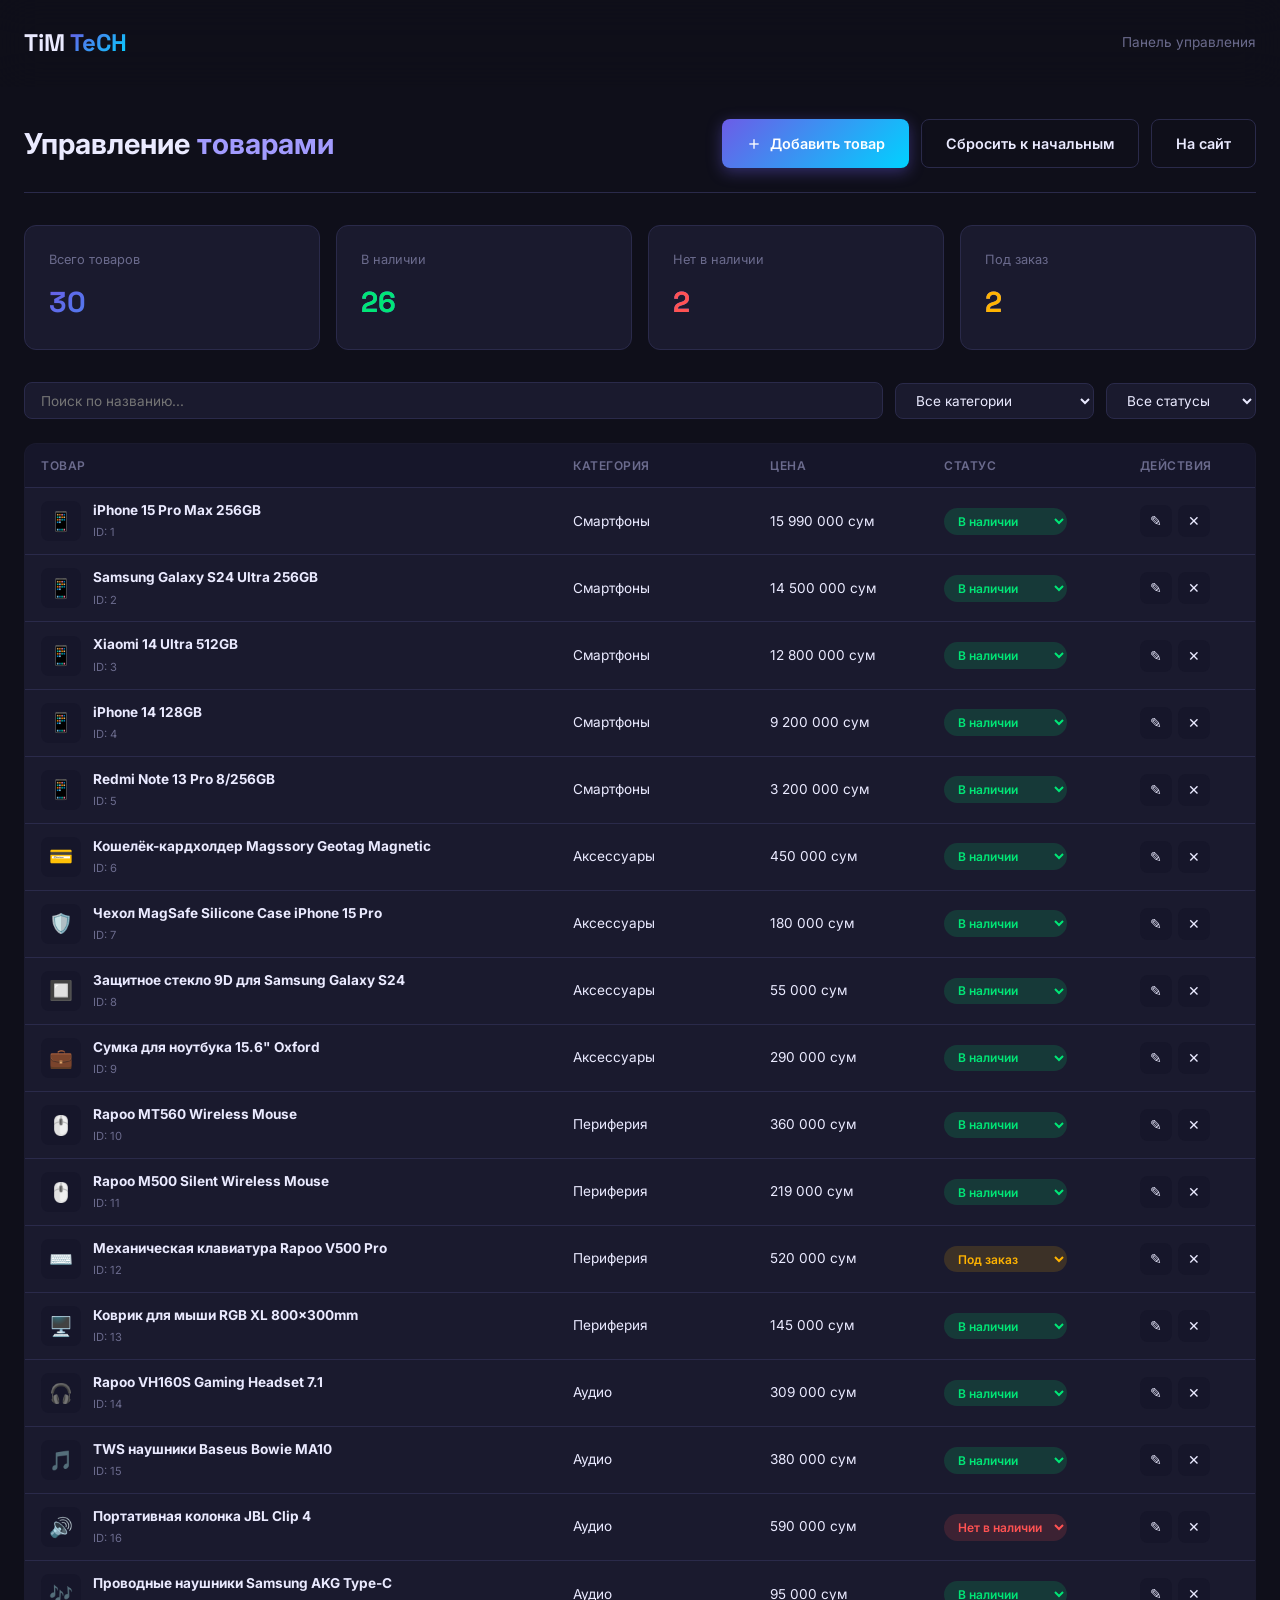
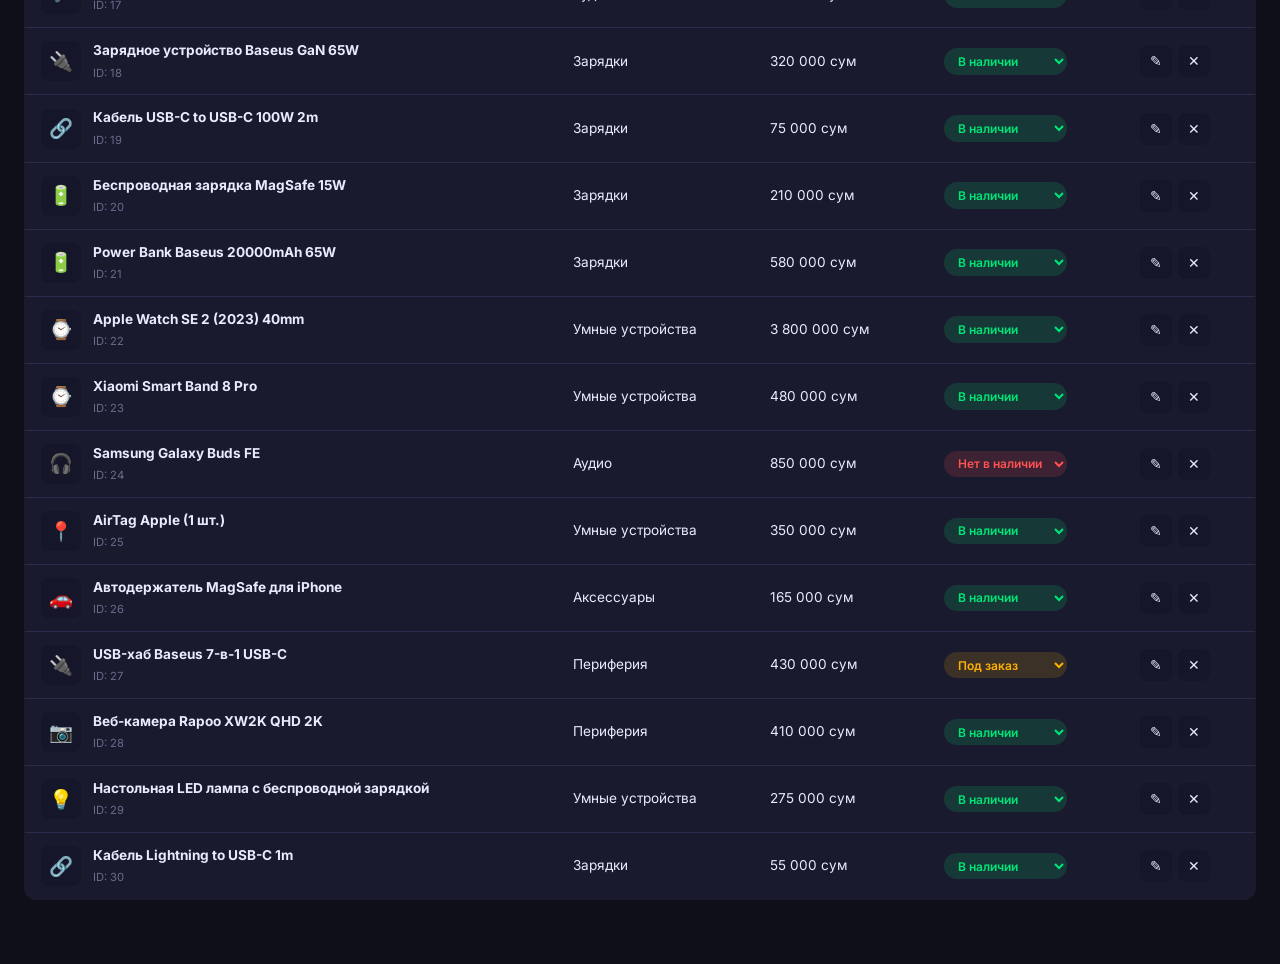
<file: tim_tech/admin.html>
<!DOCTYPE html>
<html lang="ru">
<head>
    <meta charset="UTF-8">
    <meta name="viewport" content="width=device-width, initial-scale=1.0">
    <title>TiM TeCH — Панель управления</title>
    <link rel="preconnect" href="https://fonts.googleapis.com">
    <link rel="preconnect" href="https://fonts.gstatic.com" crossorigin>
    <link href="https://fonts.googleapis.com/css2?family=Inter:wght@300;400;500;600;700;800;900&family=Space+Grotesk:wght@400;500;600;700&display=swap" rel="stylesheet">
    <link rel="stylesheet" href="style.css">
    <style>
        .admin { padding: 2rem 0; min-height: 100vh; }
        .admin-header {
            display: flex; align-items: center; justify-content: space-between;
            flex-wrap: wrap; gap: 1rem;
            margin-bottom: 2rem;
            padding-bottom: 1.5rem;
            border-bottom: 1px solid var(--border);
        }
        .admin-header h1 { font-family: var(--font-display); font-size: 1.8rem; }
        .admin-header h1 span { color: var(--primary-light); }
        .admin-actions { display: flex; gap: 0.75rem; flex-wrap: wrap; }
        .admin-stats {
            display: grid; grid-template-columns: repeat(auto-fit, minmax(200px, 1fr));
            gap: 1rem; margin-bottom: 2rem;
        }
        .admin-stat {
            background: var(--bg-card); border: 1px solid var(--border);
            border-radius: var(--radius); padding: 1.5rem;
        }
        .admin-stat-label { font-size: 0.8rem; color: var(--text-muted); margin-bottom: 0.5rem; }
        .admin-stat-value {
            font-family: var(--font-display); font-size: 1.8rem; font-weight: 700;
            background: var(--gradient); -webkit-background-clip: text; -webkit-text-fill-color: transparent; background-clip: text;
        }
        .admin-toolbar {
            display: flex; gap: 0.75rem; margin-bottom: 1.5rem;
            flex-wrap: wrap; align-items: center;
        }
        .admin-search {
            flex: 1; min-width: 200px;
            padding: 0.6rem 1rem;
            background: var(--bg-card); border: 1px solid var(--border);
            border-radius: var(--radius-sm); color: var(--text);
            font-size: 0.85rem; outline: none;
        }
        .admin-search:focus { border-color: var(--primary); }
        .admin-table-wrap { overflow-x: auto; margin-bottom: 2rem; }
        .admin-table {
            width: 100%; border-collapse: collapse;
            background: var(--bg-card); border: 1px solid var(--border);
            border-radius: var(--radius); overflow: hidden;
        }
        .admin-table th, .admin-table td {
            padding: 0.75rem 1rem; text-align: left;
            border-bottom: 1px solid var(--border);
            font-size: 0.85rem;
        }
        .admin-table th {
            background: var(--bg-surface); color: var(--text-muted);
            font-weight: 600; font-size: 0.75rem;
            text-transform: uppercase; letter-spacing: 0.5px;
        }
        .admin-table tr:last-child td { border-bottom: none; }
        .admin-table tr:hover td { background: rgba(108, 92, 231, 0.03); }
        .admin-product-name { display: flex; align-items: center; gap: 0.75rem; }
        .admin-product-icon {
            width: 40px; height: 40px;
            background: var(--bg-surface); border-radius: var(--radius-sm);
            display: flex; align-items: center; justify-content: center;
            font-size: 1.2rem; flex-shrink: 0;
        }
        .admin-product-info h4 { font-size: 0.85rem; margin-bottom: 0.15rem; }
        .admin-product-info p { font-size: 0.7rem; color: var(--text-muted); }
        .stock-select {
            padding: 0.3rem 0.6rem;
            border-radius: 50px; border: none;
            font-size: 0.75rem; font-weight: 600;
            cursor: pointer; outline: none;
        }
        .stock-select.stock-in { background: rgba(0,230,118,0.15); color: var(--success); }
        .stock-select.stock-out { background: rgba(255,82,82,0.15); color: var(--danger); }
        .stock-select.stock-order { background: rgba(255,179,0,0.15); color: var(--warning); }
        .stock-select option { background: var(--bg-card); color: var(--text); }
        .admin-btn-group { display: flex; gap: 0.4rem; }
        .admin-icon-btn {
            width: 32px; height: 32px;
            background: var(--bg-surface); border-radius: var(--radius-sm);
            display: flex; align-items: center; justify-content: center;
            transition: var(--transition); font-size: 0.85rem;
        }
        .admin-icon-btn:hover { background: var(--primary); color: #fff; }
        .admin-icon-btn.delete:hover { background: var(--danger); }

        /* Modal form */
        .form-overlay {
            position: fixed; inset: 0; z-index: 5000;
            background: rgba(15,15,26,0.9); backdrop-filter: blur(10px);
            display: flex; align-items: center; justify-content: center;
            padding: 1rem;
            opacity: 0; visibility: hidden; transition: var(--transition);
        }
        .form-overlay.active { opacity: 1; visibility: visible; }
        .form-modal {
            background: var(--bg-surface); border: 1px solid var(--border);
            border-radius: var(--radius-lg); padding: 2rem;
            max-width: 600px; width: 100%; max-height: 90vh; overflow-y: auto;
        }
        .form-modal h2 { font-family: var(--font-display); margin-bottom: 1.5rem; font-size: 1.3rem; }
        .form-group { margin-bottom: 1rem; }
        .form-group label { display: block; font-size: 0.8rem; color: var(--text-muted); margin-bottom: 0.3rem; font-weight: 600; }
        .form-group input, .form-group select, .form-group textarea {
            width: 100%; padding: 0.6rem 1rem;
            background: var(--bg-card); border: 1px solid var(--border);
            border-radius: var(--radius-sm); color: var(--text);
            font-size: 0.85rem; outline: none;
        }
        .form-group textarea { min-height: 80px; resize: vertical; }
        .form-group input:focus, .form-group select:focus, .form-group textarea:focus { border-color: var(--primary); }
        .form-row { display: grid; grid-template-columns: 1fr 1fr; gap: 1rem; }
        .form-actions { display: flex; gap: 0.75rem; margin-top: 1.5rem; }

        /* Specs editor */
        .specs-list { margin-top: 0.5rem; }
        .spec-row { display: flex; gap: 0.5rem; margin-bottom: 0.5rem; align-items: center; }
        .spec-row input { flex: 1; }
        .spec-remove { color: var(--danger); font-size: 1.2rem; cursor: pointer; flex-shrink: 0; }
        .add-spec-btn { font-size: 0.8rem; color: var(--primary-light); cursor: pointer; margin-top: 0.25rem; }

        @media (max-width: 768px) {
            .admin-table th:nth-child(4), .admin-table td:nth-child(4) { display: none; }
            .form-row { grid-template-columns: 1fr; }
        }
    </style>
</head>
<body>
    <!-- Admin Header -->
    <header class="header" style="position: relative;">
        <div class="container" style="padding-top: 0.5rem; padding-bottom: 0.5rem;">
            <a href="index.html" class="logo">TiM <span>TeCH</span></a>
            <div style="font-size:0.85rem; color: var(--text-muted);">Панель управления</div>
        </div>
    </header>

    <section class="admin">
        <div class="container">
            <div class="admin-header">
                <h1>Управление <span>товарами</span></h1>
                <div class="admin-actions">
                    <button class="btn btn-primary" id="addProductBtn">
                        <svg width="16" height="16" viewBox="0 0 24 24" fill="none" stroke="currentColor" stroke-width="2"><line x1="12" y1="5" x2="12" y2="19"/><line x1="5" y1="12" x2="19" y2="12"/></svg>
                        Добавить товар
                    </button>
                    <button class="btn btn-outline" id="resetBtn">Сбросить к начальным</button>
                    <a href="index.html" class="btn btn-outline">На сайт</a>
                </div>
            </div>

            <div class="admin-stats" id="adminStats"></div>

            <div class="admin-toolbar">
                <input type="text" class="admin-search" id="adminSearch" placeholder="Поиск по названию...">
                <select id="adminCatFilter" class="sort-select">
                    <option value="all">Все категории</option>
                </select>
                <select id="adminStockFilter" class="sort-select">
                    <option value="all">Все статусы</option>
                    <option value="in">В наличии</option>
                    <option value="out">Нет в наличии</option>
                    <option value="order">Под заказ</option>
                </select>
            </div>

            <div class="admin-table-wrap">
                <table class="admin-table">
                    <thead>
                        <tr>
                            <th>Товар</th>
                            <th>Категория</th>
                            <th>Цена</th>
                            <th>Статус</th>
                            <th>Действия</th>
                        </tr>
                    </thead>
                    <tbody id="adminTableBody"></tbody>
                </table>
            </div>
        </div>
    </section>

    <!-- Product Form Modal -->
    <div class="form-overlay" id="formOverlay">
        <div class="form-modal">
            <h2 id="formTitle">Добавить товар</h2>
            <form id="productForm">
                <input type="hidden" id="formId">
                <div class="form-row">
                    <div class="form-group">
                        <label>Название *</label>
                        <input type="text" id="formName" required>
                    </div>
                    <div class="form-group">
                        <label>Категория *</label>
                        <select id="formCategory" required></select>
                    </div>
                </div>
                <div class="form-row">
                    <div class="form-group">
                        <label>Цена (сум) *</label>
                        <input type="number" id="formPrice" required min="0">
                    </div>
                    <div class="form-group">
                        <label>Старая цена (сум)</label>
                        <input type="number" id="formOldPrice" min="0">
                    </div>
                </div>
                <div class="form-row">
                    <div class="form-group">
                        <label>Наличие</label>
                        <select id="formStock">
                            <option value="in">В наличии</option>
                            <option value="out">Нет в наличии</option>
                            <option value="order">Под заказ</option>
                        </select>
                    </div>
                    <div class="form-group">
                        <label>Бейдж</label>
                        <select id="formBadge">
                            <option value="">Нет</option>
                            <option value="new">NEW</option>
                            <option value="hot">HIT</option>
                            <option value="sale">SALE</option>
                        </select>
                    </div>
                </div>
                <div class="form-row">
                    <div class="form-group">
                        <label>Иконка (emoji)</label>
                        <input type="text" id="formIcon" maxlength="4" placeholder="📱">
                    </div>
                    <div class="form-group"></div>
                </div>
                <div class="form-group">
                    <label>Описание</label>
                    <textarea id="formDescription"></textarea>
                </div>
                <div class="form-group">
                    <label>Характеристики</label>
                    <div class="specs-list" id="specsEditor"></div>
                    <div class="add-spec-btn" id="addSpecBtn">+ Добавить характеристику</div>
                </div>
                <div class="form-actions">
                    <button type="submit" class="btn btn-primary">Сохранить</button>
                    <button type="button" class="btn btn-outline" id="formCancel">Отмена</button>
                </div>
            </form>
        </div>
    </div>

    <script>
    (function() {
        'use strict';

        var CATEGORIES = [
            { id: 'smartphones', name: 'Смартфоны', icon: '📱' },
            { id: 'accessories', name: 'Аксессуары', icon: '🎒' },
            { id: 'peripherals', name: 'Периферия', icon: '🖱️' },
            { id: 'audio', name: 'Аудио', icon: '🎧' },
            { id: 'charging', name: 'Зарядки', icon: '⚡' },
            { id: 'smart', name: 'Умные устройства', icon: '⌚' }
        ];

        var DEFAULT_PRODUCTS = [];

        /* Load default products from main script */
        function loadDefaults() {
            if (window.TimTech) {
                DEFAULT_PRODUCTS = window.TimTech.DEFAULT_PRODUCTS;
            }
        }

        var products = [];
        var searchQuery = '';
        var catFilter = 'all';
        var stockFilterVal = 'all';

        function loadProducts() {
            var stored = localStorage.getItem('timtech_products');
            if (stored) { try { products = JSON.parse(stored); } catch(e) { products = []; } }
            if (!products.length && DEFAULT_PRODUCTS.length) {
                products = DEFAULT_PRODUCTS.slice();
                saveProducts();
            }
        }

        function saveProducts() {
            localStorage.setItem('timtech_products', JSON.stringify(products));
        }

        function formatPrice(n) {
            return n.toString().replace(/\B(?=(\d{3})+(?!\d))/g, ' ') + ' сум';
        }

        function catName(id) {
            var c = CATEGORIES.find(function(x) { return x.id === id; });
            return c ? c.name : id;
        }

        function stockClass(s) {
            return s === 'in' ? 'stock-in' : s === 'out' ? 'stock-out' : 'stock-order';
        }

        function renderStats() {
            var el = document.getElementById('adminStats');
            var total = products.length;
            var inStock = products.filter(function(p) { return p.stock === 'in'; }).length;
            var outStock = products.filter(function(p) { return p.stock === 'out'; }).length;
            var orderStock = products.filter(function(p) { return p.stock === 'order'; }).length;
            el.innerHTML =
                '<div class="admin-stat"><div class="admin-stat-label">Всего товаров</div><div class="admin-stat-value">' + total + '</div></div>' +
                '<div class="admin-stat"><div class="admin-stat-label">В наличии</div><div class="admin-stat-value" style="-webkit-text-fill-color: var(--success);">' + inStock + '</div></div>' +
                '<div class="admin-stat"><div class="admin-stat-label">Нет в наличии</div><div class="admin-stat-value" style="-webkit-text-fill-color: var(--danger);">' + outStock + '</div></div>' +
                '<div class="admin-stat"><div class="admin-stat-label">Под заказ</div><div class="admin-stat-value" style="-webkit-text-fill-color: var(--warning);">' + orderStock + '</div></div>';
        }

        function getFiltered() {
            return products.filter(function(p) {
                if (catFilter !== 'all' && p.category !== catFilter) return false;
                if (stockFilterVal !== 'all' && p.stock !== stockFilterVal) return false;
                if (searchQuery && p.name.toLowerCase().indexOf(searchQuery) === -1) return false;
                return true;
            });
        }

        function renderTable() {
            var tbody = document.getElementById('adminTableBody');
            var filtered = getFiltered();
            tbody.innerHTML = filtered.map(function(p) {
                return '<tr>' +
                    '<td><div class="admin-product-name"><div class="admin-product-icon">' + (p.icon || '📦') + '</div>' +
                    '<div class="admin-product-info"><h4>' + p.name + '</h4><p>ID: ' + p.id + '</p></div></div></td>' +
                    '<td>' + catName(p.category) + '</td>' +
                    '<td>' + formatPrice(p.price) + '</td>' +
                    '<td><select class="stock-select ' + stockClass(p.stock) + '" data-id="' + p.id + '">' +
                    '<option value="in"' + (p.stock === 'in' ? ' selected' : '') + '>В наличии</option>' +
                    '<option value="out"' + (p.stock === 'out' ? ' selected' : '') + '>Нет в наличии</option>' +
                    '<option value="order"' + (p.stock === 'order' ? ' selected' : '') + '>Под заказ</option>' +
                    '</select></td>' +
                    '<td><div class="admin-btn-group">' +
                    '<button class="admin-icon-btn" data-action="edit" data-id="' + p.id + '" title="Редактировать">&#9998;</button>' +
                    '<button class="admin-icon-btn delete" data-action="delete" data-id="' + p.id + '" title="Удалить">&#10005;</button>' +
                    '</div></td></tr>';
            }).join('') || '<tr><td colspan="5" style="text-align:center;padding:2rem;color:var(--text-muted)">Нет товаров</td></tr>';

            /* Stock change */
            tbody.querySelectorAll('.stock-select').forEach(function(sel) {
                sel.addEventListener('change', function() {
                    var id = parseInt(this.dataset.id, 10);
                    var p = products.find(function(x) { return x.id === id; });
                    if (p) {
                        p.stock = this.value;
                        this.className = 'stock-select ' + stockClass(p.stock);
                        saveProducts();
                        renderStats();
                    }
                });
            });

            /* Edit / Delete */
            tbody.querySelectorAll('.admin-icon-btn').forEach(function(btn) {
                btn.addEventListener('click', function() {
                    var id = parseInt(this.dataset.id, 10);
                    if (this.dataset.action === 'edit') openForm(id);
                    else if (this.dataset.action === 'delete') {
                        if (confirm('Удалить этот товар?')) {
                            products = products.filter(function(p) { return p.id !== id; });
                            saveProducts();
                            renderAll();
                        }
                    }
                });
            });
        }

        /* Category filter dropdown */
        function initCatDropdown() {
            var sel = document.getElementById('adminCatFilter');
            sel.innerHTML = '<option value="all">Все категории</option>' +
                CATEGORIES.map(function(c) { return '<option value="' + c.id + '">' + c.icon + ' ' + c.name + '</option>'; }).join('');
        }

        /* Form category dropdown */
        function initFormCatDropdown() {
            var sel = document.getElementById('formCategory');
            sel.innerHTML = CATEGORIES.map(function(c) { return '<option value="' + c.id + '">' + c.icon + ' ' + c.name + '</option>'; }).join('');
        }

        /* Form */
        var editingId = null;
        var specRows = [];

        function openForm(id) {
            var overlay = document.getElementById('formOverlay');
            if (id) {
                editingId = id;
                document.getElementById('formTitle').textContent = 'Редактировать товар';
                var p = products.find(function(x) { return x.id === id; });
                if (!p) return;
                document.getElementById('formId').value = p.id;
                document.getElementById('formName').value = p.name;
                document.getElementById('formCategory').value = p.category;
                document.getElementById('formPrice').value = p.price;
                document.getElementById('formOldPrice').value = p.oldPrice || '';
                document.getElementById('formStock').value = p.stock;
                document.getElementById('formBadge').value = p.badge || '';
                document.getElementById('formIcon').value = p.icon || '';
                document.getElementById('formDescription').value = p.description || '';
                specRows = p.specs ? Object.keys(p.specs).map(function(k) { return { key: k, val: p.specs[k] }; }) : [];
            } else {
                editingId = null;
                document.getElementById('formTitle').textContent = 'Добавить товар';
                document.getElementById('productForm').reset();
                document.getElementById('formId').value = '';
                specRows = [];
            }
            renderSpecs();
            overlay.classList.add('active');
        }

        function closeForm() {
            document.getElementById('formOverlay').classList.remove('active');
        }

        function renderSpecs() {
            var container = document.getElementById('specsEditor');
            container.innerHTML = specRows.map(function(s, i) {
                return '<div class="spec-row">' +
                    '<input type="text" placeholder="Название" value="' + (s.key || '') + '" data-idx="' + i + '" data-field="key">' +
                    '<input type="text" placeholder="Значение" value="' + (s.val || '') + '" data-idx="' + i + '" data-field="val">' +
                    '<span class="spec-remove" data-idx="' + i + '">&times;</span></div>';
            }).join('');

            container.querySelectorAll('input').forEach(function(inp) {
                inp.addEventListener('input', function() {
                    var idx = parseInt(this.dataset.idx, 10);
                    specRows[idx][this.dataset.field] = this.value;
                });
            });

            container.querySelectorAll('.spec-remove').forEach(function(btn) {
                btn.addEventListener('click', function() {
                    specRows.splice(parseInt(this.dataset.idx, 10), 1);
                    renderSpecs();
                });
            });
        }

        function saveForm() {
            var name = document.getElementById('formName').value.trim();
            var category = document.getElementById('formCategory').value;
            var price = parseInt(document.getElementById('formPrice').value, 10);
            var oldPrice = parseInt(document.getElementById('formOldPrice').value, 10) || null;
            var stock = document.getElementById('formStock').value;
            var badge = document.getElementById('formBadge').value || null;
            var icon = document.getElementById('formIcon').value || '📦';
            var description = document.getElementById('formDescription').value.trim();

            if (!name || !price) return;

            var specs = {};
            specRows.forEach(function(s) { if (s.key && s.val) specs[s.key] = s.val; });

            if (editingId) {
                var p = products.find(function(x) { return x.id === editingId; });
                if (p) {
                    p.name = name; p.category = category; p.price = price;
                    p.oldPrice = oldPrice; p.stock = stock; p.badge = badge;
                    p.icon = icon; p.description = description; p.specs = specs;
                }
            } else {
                var maxId = products.reduce(function(m, p) { return Math.max(m, p.id); }, 0);
                products.push({
                    id: maxId + 1, name: name, category: category,
                    price: price, oldPrice: oldPrice, icon: icon,
                    stock: stock, badge: badge, description: description, specs: specs
                });
            }

            saveProducts();
            closeForm();
            renderAll();
        }

        function renderAll() {
            renderStats();
            renderTable();
        }

        /* Init */
        function init() {
            loadDefaults();
            loadProducts();
            initCatDropdown();
            initFormCatDropdown();
            renderAll();

            document.getElementById('addProductBtn').addEventListener('click', function() { openForm(null); });
            document.getElementById('formCancel').addEventListener('click', closeForm);
            document.getElementById('formOverlay').addEventListener('click', function(e) { if (e.target === this) closeForm(); });
            document.getElementById('productForm').addEventListener('submit', function(e) { e.preventDefault(); saveForm(); });

            document.getElementById('addSpecBtn').addEventListener('click', function() {
                specRows.push({ key: '', val: '' });
                renderSpecs();
            });

            document.getElementById('adminSearch').addEventListener('input', function() {
                searchQuery = this.value.toLowerCase().trim();
                renderTable();
            });

            document.getElementById('adminCatFilter').addEventListener('change', function() {
                catFilter = this.value;
                renderTable();
            });

            document.getElementById('adminStockFilter').addEventListener('change', function() {
                stockFilterVal = this.value;
                renderTable();
            });

            document.getElementById('resetBtn').addEventListener('click', function() {
                if (confirm('Сбросить все товары к начальным? Ваши изменения будут потеряны.')) {
                    localStorage.removeItem('timtech_products');
                    loadDefaults();
                    products = DEFAULT_PRODUCTS.slice();
                    saveProducts();
                    renderAll();
                }
            });
        }

        if (document.readyState === 'loading') {
            document.addEventListener('DOMContentLoaded', init);
        } else {
            init();
        }
    })();
    </script>
    <script src="script.js"></script>
</body>
</html>
</file>
<file: style.css>
/* ============================================
   REMONT FERGANA — Fresh Modern Design
   Warm tones, real photos, clean layout
   ============================================ */

:root {
    --primary: #E8763A;
    --primary-light: #F09A5B;
    --primary-dark: #D15E22;
    --primary-bg: rgba(232, 118, 58, 0.08);
    --primary-border: rgba(232, 118, 58, 0.2);

    --dark: #1A1A2E;
    --dark-2: #16213E;
    --text: #2D3436;
    --text-light: #636E72;
    --text-muted: #B2BEC3;
    --bg: #FFFFFF;
    --bg-soft: #F8F9FA;
    --bg-warm: #FFF8F3;
    --border: #E9ECEF;

    --font-heading: 'Plus Jakarta Sans', sans-serif;
    --font-body: 'Inter', sans-serif;

    --section-pad: 100px;
    --container: 1200px;
    --radius: 16px;
    --radius-sm: 10px;
    --radius-xs: 6px;
    --shadow: 0 4px 24px rgba(0,0,0,0.06);
    --shadow-lg: 0 12px 40px rgba(0,0,0,0.1);
    --transition: all 0.3s ease;
}

*, *::before, *::after { margin: 0; padding: 0; box-sizing: border-box; }

html {
    scroll-behavior: smooth;
    -webkit-font-smoothing: antialiased;
}

body {
    font-family: var(--font-body);
    background: var(--bg);
    color: var(--text);
    line-height: 1.7;
    overflow-x: hidden;
}

a { text-decoration: none; color: inherit; transition: var(--transition); }
ul { list-style: none; }
img { max-width: 100%; height: auto; display: block; }

.container { max-width: var(--container); margin: 0 auto; padding: 0 24px; }
.section { padding: var(--section-pad) 0; }
.section-header.center { text-align: center; margin-bottom: 56px; }

.section-tag {
    display: inline-block;
    font-size: 0.75rem;
    font-weight: 700;
    text-transform: uppercase;
    letter-spacing: 2.5px;
    color: var(--primary);
    background: var(--primary-bg);
    padding: 6px 16px;
    border-radius: 100px;
    margin-bottom: 16px;
}

.section-title {
    font-family: var(--font-heading);
    font-size: clamp(1.8rem, 3.5vw, 2.8rem);
    font-weight: 800;
    color: var(--dark);
    line-height: 1.2;
    margin-bottom: 12px;
}

.section-desc {
    font-size: 1rem;
    color: var(--text-light);
    max-width: 550px;
    margin: 0 auto;
}

.accent { color: var(--primary); }

/* ========= PRELOADER ========= */
.preloader {
    position: fixed; inset: 0;
    background: var(--bg);
    display: flex; align-items: center; justify-content: center;
    z-index: 10000;
    transition: opacity 0.4s, visibility 0.4s;
}
.preloader.hidden { opacity: 0; visibility: hidden; }

.preloader-spinner {
    width: 40px; height: 40px;
    border: 3px solid var(--border);
    border-top-color: var(--primary);
    border-radius: 50%;
    animation: spin 0.8s linear infinite;
    margin-bottom: 16px;
}
@keyframes spin { to { transform: rotate(360deg); } }

.preloader-text {
    font-family: var(--font-heading);
    font-size: 1.1rem; font-weight: 800;
    color: var(--dark); letter-spacing: 3px;
}

.preloader-content { text-align: center; }

/* ========= NAVIGATION ========= */
.navbar {
    position: fixed; top: 0; left: 0; width: 100%;
    z-index: 1000; padding: 16px 0;
    transition: var(--transition);
}

.navbar.scrolled {
    background: rgba(255,255,255,0.97);
    backdrop-filter: blur(16px);
    padding: 10px 0;
    box-shadow: 0 2px 20px rgba(0,0,0,0.06);
}

.nav-container {
    max-width: var(--container);
    margin: 0 auto; padding: 0 24px;
    display: flex; align-items: center; justify-content: space-between;
}

.nav-logo { display: flex; align-items: center; gap: 10px; z-index: 1001; }

.logo-mark {
    width: 42px; height: 42px;
    background: var(--primary);
    color: white;
    border-radius: var(--radius-sm);
    display: flex; align-items: center; justify-content: center;
    font-family: var(--font-heading);
    font-size: 0.95rem; font-weight: 800;
}
.logo-mark.small { width: 36px; height: 36px; font-size: 0.8rem; }

.logo-text-wrap { display: flex; flex-direction: column; line-height: 1.1; }
.logo-text { font-family: var(--font-heading); font-size: 1.1rem; font-weight: 800; color: var(--dark); }
.logo-sub { font-size: 0.6rem; font-weight: 600; color: var(--text-light); letter-spacing: 2px; text-transform: uppercase; }

.nav-links { display: flex; align-items: center; gap: 28px; }
.nav-links a {
    font-size: 0.85rem; font-weight: 500; color: var(--text-light);
    position: relative;
}
.nav-links a::after {
    content: ''; position: absolute; bottom: -4px; left: 0;
    width: 0; height: 2px; background: var(--primary); transition: var(--transition);
}
.nav-links a:hover, .nav-links a.active { color: var(--dark); }
.nav-links a:hover::after, .nav-links a.active::after { width: 100%; }

.nav-cta {
    display: flex; align-items: center; gap: 6px;
    padding: 10px 20px;
    background: var(--primary); color: white;
    font-size: 0.85rem; font-weight: 600;
    border-radius: 100px;
}
.nav-cta:hover { background: var(--primary-dark); transform: translateY(-1px); }

.nav-toggle {
    display: none; flex-direction: column; gap: 5px;
    background: none; border: none; cursor: pointer; padding: 4px; z-index: 1001;
}
.nav-toggle span { display: block; width: 22px; height: 2px; background: var(--dark); transition: var(--transition); }
.nav-toggle.active span:nth-child(1) { transform: rotate(45deg) translate(5px, 5px); }
.nav-toggle.active span:nth-child(2) { opacity: 0; }
.nav-toggle.active span:nth-child(3) { transform: rotate(-45deg) translate(5px, -5px); }

/* ========= HERO ========= */
.hero {
    position: relative; min-height: 100vh;
    display: flex; align-items: center; overflow: hidden;
}

.hero-bg { position: absolute; inset: 0; }
.hero-bg-img { width: 100%; height: 100%; object-fit: cover; }
.hero-overlay {
    position: absolute; inset: 0;
    background: linear-gradient(135deg, rgba(26,26,46,0.85) 0%, rgba(26,26,46,0.6) 50%, rgba(232,118,58,0.3) 100%);
}

.hero-content {
    position: relative; z-index: 2;
    max-width: 720px; padding: 0 24px; margin-left: 8%;
}

.hero-badge {
    display: inline-flex; align-items: center; gap: 8px;
    padding: 8px 18px;
    background: rgba(255,255,255,0.12);
    backdrop-filter: blur(8px);
    border: 1px solid rgba(255,255,255,0.15);
    border-radius: 100px;
    font-size: 0.8rem; font-weight: 600; color: white;
    margin-bottom: 24px;
}
.hero-badge svg { color: var(--primary-light); }

.hero-title {
    font-family: var(--font-heading);
    font-size: clamp(2.2rem, 5.5vw, 4rem);
    font-weight: 800; color: white; line-height: 1.15;
    margin-bottom: 20px;
}
.hero-title span { display: block; }
.hero-title .accent { color: var(--primary-light); }

.hero-subtitle {
    font-size: 1.05rem; color: rgba(255,255,255,0.75);
    max-width: 500px; margin-bottom: 32px; line-height: 1.8;
}

.hero-actions { display: flex; gap: 12px; flex-wrap: wrap; margin-bottom: 48px; }

.btn {
    display: inline-flex; align-items: center; gap: 8px;
    padding: 13px 24px; font-size: 0.9rem; font-weight: 600;
    border-radius: 100px; border: none; cursor: pointer; transition: var(--transition);
}
.btn-primary { background: var(--primary); color: white; }
.btn-primary:hover { background: var(--primary-dark); transform: translateY(-2px); box-shadow: 0 8px 24px rgba(232,118,58,0.35); }
.btn-glass { background: rgba(255,255,255,0.12); color: white; border: 1px solid rgba(255,255,255,0.2); backdrop-filter: blur(8px); }
.btn-glass:hover { background: rgba(255,255,255,0.2); transform: translateY(-2px); }
.btn-lg { padding: 16px 32px; font-size: 1rem; }

.hero-stats {
    display: flex; align-items: center; gap: 24px; flex-wrap: wrap;
}
.stat { text-align: center; }
.stat-number { display: block; font-family: var(--font-heading); font-size: 1.8rem; font-weight: 800; color: white; }
.stat-label { font-size: 0.75rem; color: rgba(255,255,255,0.6); text-transform: uppercase; letter-spacing: 1px; }
.stat-divider { width: 1px; height: 40px; background: rgba(255,255,255,0.2); }

/* ========= ABOUT ========= */
.about { background: var(--bg-soft); }

.about-grid {
    display: grid; grid-template-columns: 1fr 1fr; gap: 64px; align-items: center;
}

.about-images { position: relative; }
.about-img { border-radius: var(--radius); overflow: hidden; box-shadow: var(--shadow-lg); }
.about-img img { width: 100%; height: 100%; object-fit: cover; }
.about-img.main-img { aspect-ratio: 4/5; }
.about-img.secondary-img {
    position: absolute; bottom: -20px; right: -20px;
    width: 180px; height: 180px;
    border: 4px solid var(--bg-soft); border-radius: var(--radius);
}

.about-experience-badge {
    position: absolute; top: 20px; right: -10px;
    background: var(--primary); color: white;
    padding: 16px 24px; border-radius: var(--radius-sm);
    text-align: center; box-shadow: var(--shadow-lg);
}
.exp-number { display: block; font-family: var(--font-heading); font-size: 2rem; font-weight: 800; line-height: 1; }
.exp-text { font-size: 0.7rem; text-transform: uppercase; letter-spacing: 1.5px; opacity: 0.9; }

.about-text .section-tag { margin-bottom: 12px; }
.about-text .section-title { margin-bottom: 20px; }
.about-lead { font-size: 1.05rem; color: var(--text); margin-bottom: 12px; font-weight: 500; }
.about-text > p { color: var(--text-light); margin-bottom: 28px; }

.about-features { display: flex; flex-direction: column; gap: 16px; }
.about-feature {
    display: flex; gap: 14px; align-items: flex-start;
    padding: 16px; background: white; border-radius: var(--radius-sm);
    border: 1px solid var(--border); transition: var(--transition);
}
.about-feature:hover { border-color: var(--primary-border); box-shadow: var(--shadow); }
.feature-icon {
    flex-shrink: 0; width: 44px; height: 44px;
    display: flex; align-items: center; justify-content: center;
    background: var(--primary-bg); border-radius: var(--radius-xs); color: var(--primary);
}
.about-feature h4 { font-family: var(--font-heading); font-size: 0.9rem; font-weight: 700; color: var(--dark); margin-bottom: 2px; }
.about-feature p { font-size: 0.8rem; color: var(--text-muted); margin: 0; }

/* ========= SERVICES ========= */
.services-grid { display: grid; grid-template-columns: repeat(4, 1fr); gap: 20px; }

.service-card {
    background: white; border: 1px solid var(--border);
    border-radius: var(--radius); overflow: hidden;
    transition: var(--transition);
}
.service-card:hover { transform: translateY(-6px); box-shadow: var(--shadow-lg); border-color: var(--primary-border); }

.service-img { height: 180px; overflow: hidden; }
.service-img img { width: 100%; height: 100%; object-fit: cover; transition: transform 0.5s ease; }
.service-card:hover .service-img img { transform: scale(1.08); }

.service-body { padding: 20px; }
.service-number { font-family: var(--font-heading); font-size: 0.7rem; font-weight: 800; color: var(--primary); letter-spacing: 2px; margin-bottom: 8px; }
.service-card h3 { font-family: var(--font-heading); font-size: 1rem; font-weight: 700; color: var(--dark); margin-bottom: 8px; }
.service-card p { font-size: 0.82rem; color: var(--text-light); margin-bottom: 12px; line-height: 1.5; }

.service-list { display: flex; flex-direction: column; gap: 6px; }
.service-list li {
    font-size: 0.78rem; color: var(--text-light);
    padding-left: 14px; position: relative;
}
.service-list li::before {
    content: ''; position: absolute; left: 0; top: 50%;
    width: 5px; height: 5px; background: var(--primary);
    border-radius: 50%; transform: translateY(-50%);
}

/* ========= PORTFOLIO ========= */
.portfolio { background: var(--bg-soft); }

.portfolio-grid { display: grid; grid-template-columns: repeat(3, 1fr); gap: 12px; }
.portfolio-item {
    position: relative; border-radius: var(--radius); overflow: hidden;
    aspect-ratio: 9/16; cursor: pointer;
}
.portfolio-item.tall { aspect-ratio: 9/16; }
.portfolio-item img { width: 100%; height: 100%; object-fit: cover; transition: transform 0.5s ease; }
.portfolio-item:hover img { transform: scale(1.06); }

.portfolio-overlay {
    position: absolute; inset: 0;
    background: linear-gradient(to top, rgba(26,26,46,0.85) 0%, transparent 60%);
    display: flex; flex-direction: column; justify-content: flex-end;
    padding: 20px; opacity: 0; transition: var(--transition);
}
.portfolio-item:hover .portfolio-overlay { opacity: 1; }
.portfolio-tag { font-size: 0.7rem; font-weight: 600; color: var(--primary-light); text-transform: uppercase; letter-spacing: 1.5px; margin-bottom: 4px; }
.portfolio-overlay h4 { font-family: var(--font-heading); font-size: 1.1rem; font-weight: 700; color: white; }

/* ========= VIDEO REELS ========= */
.video-reels { background: var(--dark); padding: var(--section-pad) 0; }
.video-reels .section-tag { background: rgba(232,118,58,0.15); }
.video-reels .section-title { color: white; }
.video-reels .section-desc { color: rgba(255,255,255,0.6); }

.reels-grid {
    display: grid; grid-template-columns: repeat(4, 1fr); gap: 16px;
}
.reel-card {
    border-radius: var(--radius); overflow: hidden;
    background: var(--dark-2);
    aspect-ratio: 9/16;
    min-height: 480px;
}
.reel-card iframe {
    width: 100%; height: 100%; border: none;
    border-radius: var(--radius);
}

/* ========= PROCESS ========= */
.process-timeline { display: flex; gap: 0; justify-content: center; position: relative; }
.process-timeline::before {
    content: ''; position: absolute; top: 32px;
    left: 10%; right: 10%; height: 2px;
    background: linear-gradient(to right, var(--border), var(--primary-border), var(--border));
}

.process-step {
    flex: 1; text-align: center; position: relative; padding: 0 12px;
}

.step-icon {
    width: 64px; height: 64px; margin: 0 auto 20px;
    background: white; border: 2px solid var(--border);
    border-radius: 50%; display: flex; align-items: center; justify-content: center;
    color: var(--primary); position: relative; z-index: 1;
    transition: var(--transition);
}
.process-step:hover .step-icon {
    background: var(--primary); color: white;
    border-color: var(--primary); transform: scale(1.1);
    box-shadow: 0 8px 24px rgba(232,118,58,0.3);
}

.step-num { display: block; font-family: var(--font-heading); font-size: 0.7rem; font-weight: 800; color: var(--primary); letter-spacing: 2px; margin-bottom: 6px; }
.step-content h3 { font-family: var(--font-heading); font-size: 0.95rem; font-weight: 700; color: var(--dark); margin-bottom: 6px; }
.step-content p { font-size: 0.8rem; color: var(--text-light); line-height: 1.5; }

/* ========= REVIEWS ========= */
.reviews { background: var(--bg-warm); }
.reviews-grid { display: grid; grid-template-columns: repeat(4, 1fr); gap: 20px; }

.review-card {
    background: white; border: 1px solid var(--border);
    border-radius: var(--radius); padding: 28px;
    transition: var(--transition);
}
.review-card:hover { transform: translateY(-4px); box-shadow: var(--shadow-lg); border-color: var(--primary-border); }

.review-stars { color: #F9A825; font-size: 0.9rem; letter-spacing: 2px; margin-bottom: 14px; }
.review-text { font-size: 0.9rem; color: var(--text); line-height: 1.7; margin-bottom: 20px; font-style: italic; }

.review-author { display: flex; align-items: center; gap: 10px; }
.review-avatar {
    width: 40px; height: 40px; border-radius: 50%;
    background: var(--primary-bg); color: var(--primary);
    display: flex; align-items: center; justify-content: center;
    font-family: var(--font-heading); font-weight: 700; font-size: 1rem;
}
.review-author strong { display: block; font-size: 0.85rem; color: var(--dark); }
.review-author span { font-size: 0.72rem; color: var(--text-muted); }

/* ========= INSTAGRAM ========= */
.instagram-section { background: var(--bg-soft); }

.instagram-cta { text-align: center; margin-bottom: 40px; }
.instagram-follow-btn {
    display: inline-flex; align-items: center; gap: 14px;
    padding: 16px 32px; background: white;
    border: 2px solid var(--border); border-radius: 100px;
    transition: var(--transition);
}
.instagram-follow-btn:hover { border-color: var(--primary); box-shadow: var(--shadow); transform: translateY(-2px); }
.instagram-follow-btn svg:first-child { color: #E1306C; }
.instagram-follow-btn strong { display: block; font-size: 1rem; color: var(--dark); }
.instagram-follow-btn span { display: block; font-size: 0.75rem; color: var(--text-muted); }
.instagram-follow-btn svg:last-child { color: var(--primary); }

.instagram-grid { display: grid; grid-template-columns: repeat(6, 1fr); gap: 8px; }
.insta-item {
    position: relative; aspect-ratio: 1;
    border-radius: var(--radius-sm); overflow: hidden; cursor: pointer;
}
.insta-item img { width: 100%; height: 100%; object-fit: cover; transition: transform 0.4s; }
.insta-item:hover img { transform: scale(1.08); }
.insta-overlay {
    position: absolute; inset: 0;
    background: rgba(225,48,108,0.5);
    display: flex; align-items: center; justify-content: center;
    opacity: 0; transition: var(--transition); color: white;
}
.insta-item:hover .insta-overlay { opacity: 1; }

/* ========= CTA ========= */
.cta-section { padding: 80px 0; }
.cta-card {
    position: relative; border-radius: var(--radius);
    overflow: hidden; min-height: 320px;
    display: flex; align-items: center; justify-content: center;
}
.cta-bg-img { position: absolute; inset: 0; width: 100%; height: 100%; object-fit: cover; }
.cta-overlay {
    position: absolute; inset: 0;
    background: linear-gradient(135deg, rgba(26,26,46,0.9), rgba(232,118,58,0.7));
}
.cta-content { position: relative; z-index: 1; text-align: center; padding: 48px 24px; }
.cta-content h2 { font-family: var(--font-heading); font-size: clamp(1.6rem, 3vw, 2.4rem); font-weight: 800; color: white; margin-bottom: 12px; }
.cta-content p { font-size: 1rem; color: rgba(255,255,255,0.8); margin-bottom: 28px; }
.cta-actions { display: flex; gap: 12px; justify-content: center; flex-wrap: wrap; }

/* ========= CONTACT ========= */
.contact { background: var(--bg-warm); }
.contact-grid { display: grid; grid-template-columns: 1fr 1fr; gap: 40px; }
.contact-info { display: flex; flex-direction: column; gap: 16px; }

.contact-item {
    display: flex; gap: 14px; align-items: flex-start;
    padding: 20px; background: white;
    border: 1px solid var(--border); border-radius: var(--radius-sm);
    transition: var(--transition);
}
.contact-item:hover { border-color: var(--primary-border); box-shadow: var(--shadow); }
.contact-icon {
    flex-shrink: 0; width: 44px; height: 44px;
    display: flex; align-items: center; justify-content: center;
    background: var(--primary-bg); border-radius: var(--radius-xs); color: var(--primary);
}
.contact-item h4 { font-family: var(--font-heading); font-size: 0.85rem; font-weight: 700; color: var(--dark); margin-bottom: 2px; }
.contact-item a { color: var(--primary); font-weight: 500; }
.contact-item a:hover { color: var(--primary-dark); }
.contact-item p { font-size: 0.85rem; color: var(--text-light); }

.contact-map { border-radius: var(--radius); overflow: hidden; min-height: 380px; border: 1px solid var(--border); }

/* ========= FOOTER ========= */
.footer { background: var(--dark); color: rgba(255,255,255,0.7); padding: 56px 0 24px; }
.footer-top { display: grid; grid-template-columns: 2fr 1fr 1fr 1.5fr; gap: 40px; margin-bottom: 40px; }

.footer-logo { display: flex; align-items: center; gap: 10px; margin-bottom: 14px; }
.footer-logo .logo-text { color: white; }
.footer-logo .logo-sub { color: rgba(255,255,255,0.5); }
.footer-brand p { font-size: 0.82rem; color: rgba(255,255,255,0.5); line-height: 1.7; }

.footer-links h4, .footer-contact-col h4 {
    font-family: var(--font-heading); font-size: 0.85rem; font-weight: 700;
    color: white; margin-bottom: 14px;
}
.footer-links ul { display: flex; flex-direction: column; gap: 8px; }
.footer-links a { font-size: 0.82rem; color: rgba(255,255,255,0.5); }
.footer-links a:hover { color: var(--primary-light); }

.footer-phone {
    display: block; font-family: var(--font-heading);
    font-size: 1.1rem; font-weight: 700; color: var(--primary-light); margin-bottom: 6px;
}
.footer-contact-col p { font-size: 0.82rem; color: rgba(255,255,255,0.5); margin-bottom: 14px; }

.footer-social { display: flex; gap: 10px; }
.footer-social a {
    width: 36px; height: 36px; border-radius: 50%;
    background: rgba(255,255,255,0.08); border: 1px solid rgba(255,255,255,0.12);
    display: flex; align-items: center; justify-content: center;
    color: rgba(255,255,255,0.6); transition: var(--transition);
}
.footer-social a:hover { background: var(--primary); border-color: var(--primary); color: white; }

.footer-bottom { padding-top: 24px; border-top: 1px solid rgba(255,255,255,0.08); text-align: center; }
.footer-bottom p { font-size: 0.75rem; color: rgba(255,255,255,0.3); }

/* ========= FLOATING BTN ========= */
.floating-btn {
    position: fixed; bottom: 28px; right: 28px;
    width: 56px; height: 56px; border-radius: 50%;
    background: var(--primary); color: white;
    display: flex; align-items: center; justify-content: center;
    box-shadow: 0 6px 24px rgba(232,118,58,0.4);
    z-index: 999; transition: var(--transition);
    animation: pulse 2s infinite;
}
.floating-btn:hover { transform: scale(1.1); box-shadow: 0 8px 32px rgba(232,118,58,0.5); }
@keyframes pulse { 0%,100% { box-shadow: 0 6px 24px rgba(232,118,58,0.4); } 50% { box-shadow: 0 6px 40px rgba(232,118,58,0.6); } }

/* ========= ANIMATIONS ========= */
.fade-in { opacity: 0; transform: translateY(24px); transition: opacity 0.5s ease, transform 0.5s ease; }
.fade-in.visible { opacity: 1; transform: translateY(0); }

/* ========= RESPONSIVE ========= */
@media (max-width: 1024px) {
    .services-grid { grid-template-columns: repeat(2, 1fr); }
    .reviews-grid { grid-template-columns: repeat(2, 1fr); }
    .process-timeline { flex-wrap: wrap; gap: 24px; }
    .process-timeline::before { display: none; }
    .process-step { flex: 0 0 calc(33.33% - 16px); }
    .footer-top { grid-template-columns: 1fr 1fr; gap: 28px; }
    .instagram-grid { grid-template-columns: repeat(3, 1fr); }
    .reels-grid { grid-template-columns: repeat(2, 1fr); }
    .portfolio-grid { grid-template-columns: repeat(3, 1fr); }
}

@media (max-width: 768px) {
    :root { --section-pad: 72px; }

    .nav-links {
        display: none; position: fixed; inset: 0;
        background: rgba(255,255,255,0.98); flex-direction: column;
        align-items: center; justify-content: center; gap: 20px; z-index: 1000;
    }
    .nav-links.active { display: flex; }
    .nav-links a { font-size: 1.15rem; color: var(--dark); }
    .nav-cta { display: none; }
    .nav-toggle { display: flex; }

    .hero-content { margin-left: 0; text-align: center; max-width: 100%; }
    .hero-actions { justify-content: center; }
    .hero-stats { justify-content: center; }
    .hero-subtitle { margin-left: auto; margin-right: auto; }

    .about-grid { grid-template-columns: 1fr; gap: 40px; }
    .about-images { max-width: 400px; margin: 0 auto; }
    .services-grid { grid-template-columns: 1fr; }
    .portfolio-grid { grid-template-columns: repeat(2, 1fr); }
    .reels-grid { grid-template-columns: repeat(2, 1fr); }
    .reel-card { min-height: 400px; }
    .process-step { flex: 0 0 100%; }
    .reviews-grid { grid-template-columns: 1fr; }
    .contact-grid { grid-template-columns: 1fr; }
    .footer-top { grid-template-columns: 1fr; }
    .instagram-grid { grid-template-columns: repeat(3, 1fr); }
}

@media (max-width: 480px) {
    .hero-actions { flex-direction: column; align-items: stretch; }
    .btn { justify-content: center; }
    .cta-actions { flex-direction: column; align-items: stretch; }
    .portfolio-grid { grid-template-columns: repeat(2, 1fr); }
    .reels-grid { grid-template-columns: 1fr 1fr; }
    .reel-card { min-height: 360px; }
    .instagram-grid { grid-template-columns: repeat(2, 1fr); }
    .instagram-follow-btn { padding: 12px 20px; gap: 10px; }
}
</file>
<file: homestroy/style.css>
/* ===== Reset & Variables ===== */
*,*::before,*::after{margin:0;padding:0;box-sizing:border-box}

:root {
    --bg: #f0f0f0;
    --bg-dark: #0a0a0a;
    --text: #1a1a1a;
    --text-light: #666;
    --white: #fff;
    --font: 'Montserrat', sans-serif;
    --font-body: 'Inter', sans-serif;
    --gap: 12px;
    --radius: 4px;
    --transition: 0.4s cubic-bezier(0.4, 0, 0.2, 1);
}

html { scroll-behavior: smooth; }
body {
    font-family: var(--font-body);
    background: var(--bg);
    color: var(--text);
    line-height: 1.6;
    overflow-x: hidden;
}
a { text-decoration: none; color: inherit; }
img { display: block; max-width: 100%; }
ul { list-style: none; }

/* ===== Preloader ===== */
.preloader {
    position: fixed;
    inset: 0;
    z-index: 9999;
    background: var(--bg-dark);
    display: flex;
    flex-direction: column;
    align-items: center;
    justify-content: center;
    gap: 20px;
    transition: opacity 0.8s ease, visibility 0.8s ease;
}
.preloader.hidden {
    opacity: 0;
    visibility: hidden;
    pointer-events: none;
}
.preloader-logo {
    width: 160px;
    height: auto;
    animation: logoFade 1.5s ease-out;
}
.preloader-tagline {
    font-family: var(--font);
    font-weight: 200;
    font-size: 0.9rem;
    letter-spacing: 6px;
    text-transform: uppercase;
    color: rgba(255,255,255,0.5);
    animation: logoFade 1.5s ease-out 0.3s both;
}
.scroll-hint {
    position: absolute;
    bottom: 40px;
    color: rgba(255,255,255,0.3);
    animation: bounce 2s infinite 1.5s;
}
@keyframes logoFade {
    from { opacity: 0; transform: translateY(10px); }
    to { opacity: 1; transform: translateY(0); }
}
@keyframes bounce {
    0%,100% { transform: translateY(0); }
    50% { transform: translateY(8px); }
}

/* ===== Navbar ===== */
.navbar {
    position: fixed;
    top: 0;
    left: 0;
    right: 0;
    z-index: 100;
    display: flex;
    align-items: center;
    justify-content: space-between;
    padding: 20px 40px;
    background: var(--bg);
    opacity: 0;
    transition: opacity 0.5s ease;
}
.navbar.visible { opacity: 1; }
.nav-logo img {
    height: 40px;
    width: auto;
}
.nav-links {
    display: flex;
    gap: 40px;
}
.nav-links a {
    font-family: var(--font);
    font-weight: 500;
    font-size: 0.8rem;
    letter-spacing: 3px;
    text-transform: uppercase;
    color: var(--text);
    transition: opacity var(--transition);
}
.nav-links a:hover { opacity: 0.5; }
.nav-toggle {
    display: none;
    flex-direction: column;
    gap: 6px;
    background: none;
    border: none;
    cursor: pointer;
    padding: 8px;
}
.nav-toggle span {
    display: block;
    width: 24px;
    height: 1.5px;
    background: var(--text);
    transition: var(--transition);
}
.nav-toggle.active span:first-child { transform: rotate(45deg) translate(3px, 3px); }
.nav-toggle.active span:last-child { transform: rotate(-45deg) translate(3px, -3px); }

/* ===== Portfolio Grid ===== */
.portfolio {
    padding: 100px 40px 40px;
    display: grid;
    grid-template-columns: repeat(2, 1fr);
    gap: var(--gap);
}
.project-card {
    position: relative;
    overflow: hidden;
    border-radius: var(--radius);
    aspect-ratio: 16/10;
    background: #d5d5d5;
    cursor: pointer;
    display: block;
}
.project-card.project-wide {
    grid-column: span 2;
    aspect-ratio: 21/9;
}
.project-card img {
    width: 100%;
    height: 100%;
    object-fit: cover;
    transition: transform 0.6s ease;
}
.project-card:hover img { transform: scale(1.03); }
.project-info {
    position: absolute;
    inset: 0;
    display: flex;
    flex-direction: column;
    align-items: center;
    justify-content: center;
    z-index: 2;
    text-align: center;
    padding: 20px;
    background: rgba(0,0,0,0.15);
    transition: background 0.4s ease;
}
.project-card:hover .project-info { background: rgba(0,0,0,0.35); }
.project-info h2 {
    font-family: var(--font);
    font-weight: 500;
    font-size: clamp(1.2rem, 2.5vw, 2rem);
    color: var(--white);
    letter-spacing: 1px;
}
.project-info h3 {
    font-family: var(--font);
    font-weight: 300;
    font-size: clamp(0.75rem, 1.2vw, 1rem);
    color: rgba(255,255,255,0.8);
    letter-spacing: 2px;
    margin-top: 4px;
}

/* CTA Card */
.project-cta {
    display: flex;
    flex-direction: column;
    align-items: center;
    justify-content: center;
    background: var(--bg-dark);
    color: var(--white);
    text-align: center;
    padding: 40px;
    aspect-ratio: 16/10;
    cursor: default;
}
.project-cta h2 {
    font-family: var(--font);
    font-weight: 600;
    font-size: clamp(1.5rem, 3vw, 2.5rem);
}
.project-cta h3 {
    font-family: var(--font-body);
    font-weight: 300;
    font-size: 0.9rem;
    color: rgba(255,255,255,0.6);
    margin-top: 8px;
    max-width: 280px;
}
.cta-link {
    display: inline-block;
    margin-top: 20px;
    font-family: var(--font);
    font-weight: 500;
    font-size: 0.85rem;
    letter-spacing: 2px;
    text-transform: uppercase;
    color: var(--white);
    border-bottom: 1px solid rgba(255,255,255,0.4);
    padding-bottom: 4px;
    transition: border-color var(--transition);
}
.cta-link:hover { border-color: var(--white); }

/* ===== Services ===== */
.services {
    padding: 80px 40px;
    background: var(--white);
}
.services-grid {
    display: grid;
    grid-template-columns: repeat(4, 1fr);
    gap: 40px;
    max-width: 1200px;
    margin: 0 auto;
}
.service-item { padding: 20px 0; }
.service-num {
    font-family: var(--font);
    font-weight: 200;
    font-size: 2.5rem;
    color: #d0d0d0;
    display: block;
    margin-bottom: 16px;
}
.service-item h3 {
    font-family: var(--font);
    font-weight: 600;
    font-size: 1rem;
    letter-spacing: 0.5px;
    margin-bottom: 12px;
}
.service-item p {
    font-size: 0.85rem;
    color: var(--text-light);
    line-height: 1.7;
}

/* ===== Contact ===== */
.contact {
    padding: 80px 40px;
    background: var(--bg-dark);
    color: var(--white);
}
.contact-grid {
    display: grid;
    grid-template-columns: 1fr 1fr;
    gap: 80px;
    max-width: 1200px;
    margin: 0 auto;
}
.contact-info h2 {
    font-family: var(--font);
    font-weight: 600;
    font-size: 2rem;
    letter-spacing: 0.5px;
    margin-bottom: 12px;
}
.contact-info p {
    font-size: 0.9rem;
    color: rgba(255,255,255,0.6);
    max-width: 380px;
    line-height: 1.7;
}
.contact-details { margin-top: 40px; display: flex; flex-direction: column; gap: 20px; }
.contact-link {
    display: flex;
    flex-direction: column;
    gap: 2px;
    transition: opacity var(--transition);
}
.contact-link:hover { opacity: 0.7; }
.contact-label {
    font-family: var(--font);
    font-weight: 500;
    font-size: 0.7rem;
    letter-spacing: 3px;
    text-transform: uppercase;
    color: rgba(255,255,255,0.4);
}
.contact-link span:last-child {
    font-size: 1rem;
    font-weight: 500;
}

/* Contact Form */
.contact-form-wrap form {
    display: flex;
    flex-direction: column;
    gap: 16px;
}
.contact-form-wrap input,
.contact-form-wrap select,
.contact-form-wrap textarea {
    width: 100%;
    padding: 14px 0;
    font-family: var(--font-body);
    font-size: 0.9rem;
    background: transparent;
    border: none;
    border-bottom: 1px solid rgba(255,255,255,0.2);
    color: var(--white);
    outline: none;
    transition: border-color var(--transition);
}
.contact-form-wrap input:focus,
.contact-form-wrap select:focus,
.contact-form-wrap textarea:focus {
    border-color: rgba(255,255,255,0.6);
}
.contact-form-wrap input::placeholder,
.contact-form-wrap textarea::placeholder {
    color: rgba(255,255,255,0.35);
}
.contact-form-wrap select {
    appearance: none;
    -webkit-appearance: none;
    cursor: pointer;
}
.contact-form-wrap select option {
    background: var(--bg-dark);
    color: var(--white);
}
.contact-form-wrap textarea { resize: vertical; min-height: 80px; }
.contact-form-wrap button {
    margin-top: 12px;
    padding: 16px 40px;
    font-family: var(--font);
    font-weight: 500;
    font-size: 0.8rem;
    letter-spacing: 3px;
    text-transform: uppercase;
    background: var(--white);
    color: var(--bg-dark);
    border: none;
    cursor: pointer;
    transition: opacity var(--transition);
    align-self: flex-start;
}
.contact-form-wrap button:hover { opacity: 0.8; }

/* Form Success */
.form-success {
    display: flex;
    flex-direction: column;
    align-items: center;
    justify-content: center;
    text-align: center;
    gap: 16px;
    padding: 40px 0;
    color: var(--white);
}
.form-success svg { color: rgba(255,255,255,0.6); }
.form-success h3 { font-family: var(--font); font-weight: 600; font-size: 1.3rem; }
.form-success p { font-size: 0.9rem; color: rgba(255,255,255,0.6); max-width: 320px; }

/* ===== Footer ===== */
.footer {
    padding: 60px 40px 30px;
    background: var(--white);
}
.footer-grid {
    display: grid;
    grid-template-columns: 1fr 1fr 1fr 1fr;
    gap: 40px;
    max-width: 1200px;
    margin: 0 auto;
    padding-bottom: 40px;
    border-bottom: 1px solid #e0e0e0;
}
.footer-logo {
    height: 50px;
    width: auto;
}
.footer-label {
    font-family: var(--font);
    font-weight: 500;
    font-size: 0.7rem;
    letter-spacing: 3px;
    text-transform: uppercase;
    color: #999;
    display: block;
    margin-bottom: 8px;
}
.footer-address p {
    font-size: 0.85rem;
    color: var(--text-light);
    line-height: 1.7;
}
.footer-contacts a {
    display: block;
    font-size: 0.85rem;
    color: var(--text);
    font-weight: 500;
    margin-bottom: 4px;
    transition: opacity var(--transition);
}
.footer-contacts a:hover { opacity: 0.5; }
.footer-social {
    display: flex;
    gap: 16px;
    align-items: flex-start;
}
.footer-social a {
    color: var(--text);
    transition: opacity var(--transition);
}
.footer-social a:hover { opacity: 0.5; }
.footer-bottom {
    max-width: 1200px;
    margin: 0 auto;
    padding-top: 20px;
    text-align: center;
}
.footer-bottom span {
    font-size: 0.75rem;
    color: #999;
    letter-spacing: 1px;
}

/* ===== Responsive ===== */
@media (max-width: 1024px) {
    .services-grid { grid-template-columns: repeat(2, 1fr); }
    .footer-grid { grid-template-columns: repeat(2, 1fr); }
}

@media (max-width: 768px) {
    .navbar { padding: 16px 20px; }
    .nav-toggle { display: flex; }
    .nav-links {
        position: fixed;
        top: 0;
        left: 0;
        right: 0;
        bottom: 0;
        background: var(--bg);
        flex-direction: column;
        align-items: center;
        justify-content: center;
        gap: 30px;
        transform: translateY(-100%);
        transition: transform 0.5s ease;
        z-index: 99;
    }
    .nav-links.active { transform: translateY(0); }
    .nav-links a { font-size: 1rem; letter-spacing: 4px; }

    .portfolio {
        padding: 80px 16px 16px;
        grid-template-columns: 1fr;
        gap: 8px;
    }
    .project-card.project-wide { grid-column: span 1; aspect-ratio: 16/10; }

    .services { padding: 60px 20px; }
    .services-grid { grid-template-columns: 1fr; gap: 30px; }

    .contact { padding: 60px 20px; }
    .contact-grid { grid-template-columns: 1fr; gap: 40px; }
    .contact-form-wrap button { width: 100%; text-align: center; }

    .footer { padding: 40px 20px 20px; }
    .footer-grid { grid-template-columns: 1fr; gap: 24px; }
}
</file>
<file: lookberry/style.css>
/* ============================================
   LookBerry — Dessert Cafe Website
   Warm, appetizing dark theme with chocolate/berry colors
   ============================================ */

:root {
    --primary: #C8553D;
    --primary-light: #E07A5F;
    --primary-dark: #A63D2B;
    --chocolate: #4A2C17;
    --chocolate-light: #6B3F20;
    --gold: #D4A853;
    --gold-light: #E8C97A;
    --berry: #C62828;
    --berry-light: #EF5350;
    --cream: #FFF8E7;
    --bg: #1A1210;
    --bg-card: #241C18;
    --bg-elevated: #2E231D;
    --text: #FFF8E7;
    --text-secondary: #C4A882;
    --text-muted: #8B7355;
    --border: rgba(212, 168, 83, 0.15);
    --border-hover: rgba(212, 168, 83, 0.3);
    --gradient-warm: linear-gradient(135deg, var(--chocolate-light), var(--primary));
    --gradient-gold: linear-gradient(135deg, var(--gold), var(--gold-light));
    --radius: 16px;
    --radius-sm: 8px;
    --radius-lg: 24px;
    --shadow: 0 20px 60px rgba(0, 0, 0, 0.4);
    --font-display: 'Playfair Display', serif;
    --font-body: 'Inter', -apple-system, BlinkMacSystemFont, sans-serif;
    --font-script: 'Dancing Script', cursive;
    --transition: 0.3s cubic-bezier(0.4, 0, 0.2, 1);
}

/* Reset */
*, *::before, *::after {
    margin: 0;
    padding: 0;
    box-sizing: border-box;
}

html {
    scroll-behavior: smooth;
    font-size: 16px;
}

body {
    font-family: var(--font-body);
    background: var(--bg);
    color: var(--text);
    line-height: 1.6;
    overflow-x: hidden;
    -webkit-font-smoothing: antialiased;
}

a {
    text-decoration: none;
    color: inherit;
    transition: var(--transition);
}

ul { list-style: none; }
img { max-width: 100%; display: block; }

.container {
    max-width: 1200px;
    margin: 0 auto;
    padding: 0 24px;
}

/* ============================================
   Preloader
   ============================================ */
.preloader {
    position: fixed;
    inset: 0;
    z-index: 9999;
    background: var(--bg);
    display: flex;
    align-items: center;
    justify-content: center;
    transition: opacity 0.6s, visibility 0.6s;
}

.preloader.hidden {
    opacity: 0;
    visibility: hidden;
}

.preloader-content { text-align: center; }

.preloader-logo-img {
    width: 120px;
    height: 120px;
    object-fit: contain;
    margin: 0 auto 16px;
    animation: pulse 1.5s ease-in-out infinite;
}

@keyframes pulse {
    0%, 100% { transform: scale(1); }
    50% { transform: scale(1.05); }
}

.preloader-tagline {
    font-size: 1rem;
    color: var(--text-secondary);
    margin-bottom: 24px;
}

.preloader-bar {
    width: 200px;
    height: 3px;
    background: var(--border);
    border-radius: 2px;
    overflow: hidden;
    margin: 0 auto;
}

.preloader-progress {
    height: 100%;
    width: 0;
    background: var(--gradient-gold);
    border-radius: 2px;
    animation: preload 1.5s ease-in-out forwards;
}

@keyframes preload {
    to { width: 100%; }
}

/* ============================================
   Navigation
   ============================================ */
.navbar {
    position: fixed;
    top: 0;
    left: 0;
    right: 0;
    z-index: 1000;
    padding: 16px 0;
    transition: var(--transition);
    background: transparent;
}

.navbar.scrolled {
    background: rgba(26, 18, 16, 0.95);
    backdrop-filter: blur(20px);
    border-bottom: 1px solid var(--border);
    padding: 12px 0;
}

.nav-container {
    max-width: 1200px;
    margin: 0 auto;
    padding: 0 24px;
    display: flex;
    align-items: center;
    justify-content: space-between;
}

.nav-logo {
    display: flex;
    align-items: center;
    gap: 8px;
    font-size: 1.25rem;
    font-weight: 700;
    z-index: 1001;
}

.nav-logo-img {
    width: 40px;
    height: 40px;
    object-fit: contain;
}

.logo-text {
    font-family: var(--font-script);
    font-size: 1.5rem;
}

.logo-accent { color: var(--berry-light); }

.nav-links {
    display: flex;
    align-items: center;
    gap: 28px;
}

.nav-links a {
    font-size: 0.875rem;
    font-weight: 500;
    color: var(--text-secondary);
    position: relative;
}

.nav-links a:hover { color: var(--text); }

.nav-links a::after {
    content: '';
    position: absolute;
    bottom: -4px;
    left: 0;
    width: 0;
    height: 2px;
    background: var(--gold);
    transition: var(--transition);
}

.nav-links a:hover::after { width: 100%; }

.nav-right {
    display: flex;
    align-items: center;
    gap: 16px;
}

.nav-cta {
    display: flex;
    align-items: center;
    gap: 8px;
    padding: 8px 16px;
    border-radius: var(--radius-sm);
    background: var(--gradient-warm);
    font-size: 0.875rem;
    font-weight: 600;
    color: white;
}

.nav-cta:hover {
    transform: translateY(-2px);
    box-shadow: 0 8px 25px rgba(200, 85, 61, 0.4);
}

.nav-toggle {
    display: none;
    flex-direction: column;
    gap: 5px;
    background: none;
    border: none;
    cursor: pointer;
    padding: 4px;
    z-index: 1001;
}

.nav-toggle span {
    width: 24px;
    height: 2px;
    background: var(--text);
    border-radius: 2px;
    transition: var(--transition);
}

/* ============================================
   Hero Section
   ============================================ */
.hero {
    position: relative;
    min-height: 100vh;
    display: flex;
    align-items: center;
    padding: 120px 24px 80px;
    max-width: 1200px;
    margin: 0 auto;
    gap: 40px;
}

.hero-bg {
    position: fixed;
    inset: 0;
    background:
        radial-gradient(ellipse at 50% 30%, rgba(200, 85, 61, 0.15) 0%, transparent 50%),
        radial-gradient(ellipse at 20% 80%, rgba(74, 44, 23, 0.3) 0%, transparent 50%),
        radial-gradient(ellipse at 80% 60%, rgba(198, 40, 40, 0.1) 0%, transparent 50%);
    z-index: -1;
}

.hero-overlay {
    position: absolute;
    inset: 0;
    background: linear-gradient(180deg, transparent 0%, var(--bg) 100%);
}

.hero-content {
    flex: 1;
    position: relative;
}

.hero-image {
    flex: 0 0 400px;
    position: relative;
}

.hero-photo {
    width: 100%;
    border-radius: var(--radius-lg);
    box-shadow: 0 30px 80px rgba(0, 0, 0, 0.5);
    animation: fadeInUp 1s ease-out 0.5s both;
}

.hero-badge {
    display: inline-flex;
    align-items: center;
    gap: 8px;
    padding: 8px 20px;
    border-radius: 50px;
    background: rgba(212, 168, 83, 0.1);
    border: 1px solid rgba(212, 168, 83, 0.3);
    font-size: 0.875rem;
    font-weight: 500;
    color: var(--gold-light);
    margin-bottom: 32px;
    animation: fadeInUp 0.8s ease-out;
}

.hero-title {
    margin-bottom: 24px;
    animation: fadeInUp 0.8s ease-out 0.1s both;
}

.hero-title .cursive {
    display: block;
    font-family: var(--font-script);
    font-size: clamp(2rem, 5vw, 3.5rem);
    color: var(--gold-light);
    margin-bottom: 8px;
}

.hero-title .main-line {
    display: block;
    font-family: var(--font-display);
    font-size: clamp(2.5rem, 6vw, 4.5rem);
    font-weight: 800;
    line-height: 1.1;
}

.hero-title .emoji-line {
    display: block;
    font-size: clamp(2rem, 4vw, 3rem);
    margin-top: 16px;
}

.hero-subtitle {
    font-size: 1.125rem;
    color: var(--text-secondary);
    line-height: 1.7;
    margin-bottom: 24px;
    animation: fadeInUp 0.8s ease-out 0.2s both;
}

.hero-features {
    display: flex;
    gap: 16px;
    flex-wrap: wrap;
    margin-bottom: 32px;
    animation: fadeInUp 0.8s ease-out 0.25s both;
}

.hero-feature {
    display: flex;
    align-items: center;
    gap: 6px;
    padding: 6px 14px;
    border-radius: 50px;
    background: rgba(212, 168, 83, 0.08);
    border: 1px solid rgba(212, 168, 83, 0.15);
    font-size: 0.813rem;
    font-weight: 500;
    color: var(--gold-light);
}

.hero-actions {
    display: flex;
    gap: 12px;
    flex-wrap: wrap;
    margin-bottom: 40px;
    animation: fadeInUp 0.8s ease-out 0.3s both;
}

.hero-info {
    display: flex;
    gap: 32px;
    flex-wrap: wrap;
    animation: fadeInUp 0.8s ease-out 0.4s both;
}

.info-item {
    display: flex;
    align-items: center;
    gap: 8px;
    font-size: 0.875rem;
    color: var(--text-secondary);
}

.info-icon { font-size: 1.25rem; }

/* ============================================
   Buttons
   ============================================ */
.btn {
    display: inline-flex;
    align-items: center;
    gap: 8px;
    padding: 14px 24px;
    border-radius: var(--radius-sm);
    font-size: 0.938rem;
    font-weight: 600;
    transition: var(--transition);
    cursor: pointer;
    border: none;
    white-space: nowrap;
}

.btn-primary {
    background: var(--gradient-warm);
    color: white;
    box-shadow: 0 4px 20px rgba(200, 85, 61, 0.3);
}

.btn-primary:hover {
    transform: translateY(-2px);
    box-shadow: 0 8px 30px rgba(200, 85, 61, 0.5);
}

.btn-glass {
    color: var(--text-secondary);
    border: 1px solid var(--border);
    background: rgba(255, 255, 255, 0.03);
}

.btn-glass:hover {
    border-color: var(--border-hover);
    color: var(--text);
    background: rgba(255, 255, 255, 0.06);
}

.btn-instagram {
    background: linear-gradient(135deg, #833AB4, #FD1D1D, #F77737);
    color: white;
    box-shadow: 0 4px 20px rgba(131, 58, 180, 0.3);
}

.btn-instagram:hover {
    transform: translateY(-2px);
    box-shadow: 0 8px 30px rgba(131, 58, 180, 0.5);
}

.btn-telegram {
    background: #229ED9;
    color: white;
    box-shadow: 0 4px 20px rgba(34, 158, 217, 0.3);
}

.btn-telegram:hover {
    transform: translateY(-2px);
    box-shadow: 0 8px 30px rgba(34, 158, 217, 0.5);
}

.btn-large {
    padding: 16px 32px;
    font-size: 1rem;
}

/* ============================================
   Section Styles
   ============================================ */
.section-header {
    text-align: center;
    margin-bottom: 56px;
}

.section-tag {
    display: inline-block;
    padding: 6px 16px;
    border-radius: 50px;
    background: rgba(212, 168, 83, 0.1);
    border: 1px solid rgba(212, 168, 83, 0.2);
    font-size: 0.813rem;
    font-weight: 600;
    color: var(--gold-light);
    margin-bottom: 16px;
}

.section-title {
    font-family: var(--font-display);
    font-size: clamp(2rem, 4vw, 2.75rem);
    font-weight: 700;
    line-height: 1.2;
    margin-bottom: 12px;
}

.section-title .highlight {
    color: var(--gold-light);
}

.section-desc {
    font-size: 1rem;
    color: var(--text-secondary);
    max-width: 550px;
    margin: 0 auto;
    line-height: 1.7;
}

/* ============================================
   About Section
   ============================================ */
.about {
    padding: 100px 0;
}

.about-grid {
    display: grid;
    grid-template-columns: repeat(4, 1fr);
    gap: 20px;
}

.about-card {
    padding: 32px 24px;
    border-radius: var(--radius);
    background: var(--bg-card);
    border: 1px solid var(--border);
    text-align: center;
    transition: var(--transition);
}

.about-card:hover {
    border-color: var(--border-hover);
    transform: translateY(-4px);
    box-shadow: var(--shadow);
}

.about-emoji {
    font-size: 2.5rem;
    margin-bottom: 16px;
}

.about-card h3 {
    font-size: 1.125rem;
    font-weight: 700;
    margin-bottom: 8px;
    color: var(--cream);
}

.about-card p {
    font-size: 0.875rem;
    color: var(--text-secondary);
    line-height: 1.6;
}

/* ============================================
   Menu Section
   ============================================ */
.menu {
    padding: 100px 0;
}

.menu-grid {
    display: grid;
    grid-template-columns: repeat(3, 1fr);
    gap: 24px;
    margin-bottom: 48px;
}

.menu-card {
    border-radius: var(--radius);
    background: var(--bg-card);
    border: 1px solid var(--border);
    overflow: hidden;
    transition: var(--transition);
}

.menu-card:hover {
    border-color: var(--border-hover);
    transform: translateY(-4px);
    box-shadow: var(--shadow);
}

.menu-img {
    width: 100%;
    height: 220px;
    position: relative;
    overflow: hidden;
}

.menu-img img {
    width: 100%;
    height: 100%;
    object-fit: cover;
    transition: transform 0.5s ease;
}

.menu-card:hover .menu-img img {
    transform: scale(1.08);
}

.menu-info {
    padding: 20px;
}

.menu-info h3 {
    font-size: 1.125rem;
    font-weight: 700;
    margin-bottom: 8px;
    color: var(--cream);
}

.menu-ingredients {
    font-size: 0.813rem;
    color: var(--text-muted);
    line-height: 1.6;
    margin-bottom: 16px;
}

.menu-footer {
    display: flex;
    justify-content: space-between;
    align-items: center;
}

.menu-price {
    font-family: var(--font-display);
    font-size: 1.25rem;
    font-weight: 700;
    color: var(--gold-light);
}

.menu-tag {
    padding: 4px 10px;
    border-radius: 50px;
    background: rgba(212, 168, 83, 0.1);
    border: 1px solid rgba(212, 168, 83, 0.2);
    font-size: 0.75rem;
    font-weight: 600;
    color: var(--gold-light);
}

.premium-card {
    border-color: rgba(212, 168, 83, 0.3);
    background: linear-gradient(135deg, var(--bg-card), rgba(74, 44, 23, 0.3));
}

.premium-badge {
    display: inline-block;
    padding: 2px 8px;
    border-radius: 4px;
    background: var(--gradient-gold);
    color: var(--chocolate);
    font-size: 0.688rem;
    font-weight: 800;
    text-transform: uppercase;
    letter-spacing: 0.05em;
    vertical-align: middle;
}

/* ============================================
   Gallery Section
   ============================================ */
.gallery {
    padding: 100px 0;
}

.gallery-grid {
    display: grid;
    grid-template-columns: repeat(3, 1fr);
    grid-auto-rows: 250px;
    gap: 16px;
    margin-bottom: 32px;
}

.gallery-item {
    border-radius: var(--radius);
    overflow: hidden;
    position: relative;
    cursor: pointer;
}

.gallery-item img {
    width: 100%;
    height: 100%;
    object-fit: cover;
    transition: transform 0.5s ease;
}

.gallery-item:hover img {
    transform: scale(1.05);
}

.gallery-item-tall {
    grid-row: span 2;
}

.gallery-item-wide {
    grid-column: span 2;
}

.gallery-overlay {
    position: absolute;
    inset: 0;
    background: rgba(26, 18, 16, 0.7);
    display: flex;
    align-items: center;
    justify-content: center;
    opacity: 0;
    transition: var(--transition);
}

.gallery-item:hover .gallery-overlay {
    opacity: 1;
}

.gallery-overlay span {
    font-size: 1rem;
    font-weight: 600;
    color: white;
}

.gallery-cta {
    text-align: center;
}

/* ============================================
   Delivery Section
   ============================================ */
.delivery {
    padding: 100px 0;
}

.delivery-card {
    display: flex;
    align-items: center;
    gap: 60px;
    padding: 56px;
    border-radius: var(--radius-lg);
    background: linear-gradient(135deg, rgba(74, 44, 23, 0.3), rgba(200, 85, 61, 0.1));
    border: 1px solid var(--border);
}

.delivery-content { flex: 1; }

.delivery-content .section-tag {
    margin-bottom: 16px;
}

.delivery-content .section-title {
    text-align: left;
    margin-bottom: 12px;
}

.delivery-content > p {
    font-size: 1rem;
    color: var(--text-secondary);
    line-height: 1.7;
    margin-bottom: 24px;
}

.delivery-features {
    margin-bottom: 32px;
}

.delivery-features li {
    display: flex;
    align-items: center;
    gap: 12px;
    padding: 8px 0;
    font-size: 0.938rem;
    color: var(--text-secondary);
}

.delivery-features .check {
    color: var(--gold-light);
    font-weight: 700;
    font-size: 1.125rem;
}

.delivery-actions {
    display: flex;
    gap: 12px;
    flex-wrap: wrap;
}

.delivery-visual {
    flex: 0 0 300px;
}

.delivery-photo {
    width: 100%;
    border-radius: var(--radius);
    box-shadow: var(--shadow);
}

/* ============================================
   Location Section
   ============================================ */
.location {
    padding: 100px 0;
}

.location-grid {
    display: grid;
    grid-template-columns: 1fr 1.5fr;
    gap: 32px;
    min-height: 400px;
}

.location-card {
    padding: 32px;
    border-radius: var(--radius);
    background: var(--bg-card);
    border: 1px solid var(--border);
}

.loc-item {
    display: flex;
    align-items: flex-start;
    gap: 16px;
    padding: 16px 0;
    border-bottom: 1px solid var(--border);
}

.loc-item:last-child { border-bottom: none; }

.loc-icon { font-size: 1.5rem; flex-shrink: 0; }

.loc-item strong {
    display: block;
    font-size: 0.875rem;
    font-weight: 700;
    color: var(--cream);
    margin-bottom: 2px;
}

.loc-item p {
    font-size: 0.875rem;
    color: var(--text-secondary);
}

.loc-item a {
    color: var(--gold-light);
}

.loc-item a:hover {
    color: var(--gold);
}

.location-map {
    border-radius: var(--radius);
    overflow: hidden;
    background: var(--bg-card);
    border: 1px solid var(--border);
    min-height: 400px;
}

/* ============================================
   Reviews Section
   ============================================ */
.reviews {
    padding: 100px 0;
}

.reviews-grid {
    display: grid;
    grid-template-columns: repeat(3, 1fr);
    gap: 24px;
}

.review-card {
    padding: 32px;
    border-radius: var(--radius);
    background: var(--bg-card);
    border: 1px solid var(--border);
    transition: var(--transition);
}

.review-card:hover {
    border-color: var(--border-hover);
    transform: translateY(-2px);
}

.review-stars {
    margin-bottom: 16px;
    font-size: 1.125rem;
}

.review-card p {
    font-size: 0.938rem;
    color: var(--text-secondary);
    line-height: 1.7;
    margin-bottom: 16px;
    font-style: italic;
}

.review-author {
    font-size: 0.813rem;
    font-weight: 600;
    color: var(--gold-light);
}

/* ============================================
   CTA Section
   ============================================ */
.cta-section {
    padding: 80px 0;
}

.cta-card {
    text-align: center;
    padding: 64px 40px;
    border-radius: var(--radius-lg);
    background: linear-gradient(135deg, var(--chocolate), var(--chocolate-light));
    border: 1px solid var(--border);
    position: relative;
    overflow: hidden;
}

.cta-card::before {
    content: '';
    position: absolute;
    top: -50%;
    right: -30%;
    width: 400px;
    height: 400px;
    border-radius: 50%;
    background: rgba(200, 85, 61, 0.15);
    filter: blur(80px);
}

.cta-logo {
    width: 80px;
    height: 80px;
    object-fit: contain;
    margin: 0 auto 24px;
    position: relative;
}

.cta-card h2 {
    font-family: var(--font-display);
    font-size: clamp(1.5rem, 3vw, 2.25rem);
    font-weight: 700;
    margin-bottom: 12px;
    position: relative;
}

.cta-card p {
    font-size: 1rem;
    color: var(--text-secondary);
    margin-bottom: 32px;
    position: relative;
}

.cta-buttons {
    display: flex;
    gap: 12px;
    justify-content: center;
    flex-wrap: wrap;
    position: relative;
}

/* ============================================
   Footer
   ============================================ */
.footer {
    padding: 60px 0 32px;
    border-top: 1px solid var(--border);
}

.footer-content {
    display: grid;
    grid-template-columns: 2fr 1fr 1fr 1fr;
    gap: 40px;
    margin-bottom: 40px;
}

.footer-logo {
    display: flex;
    align-items: center;
    gap: 8px;
    font-size: 1.25rem;
    margin-bottom: 12px;
}

.footer-logo-img {
    width: 40px;
    height: 40px;
    object-fit: contain;
}

.footer-brand > p {
    font-size: 0.875rem;
    color: var(--text-secondary);
}

.footer-links h4 {
    font-size: 0.813rem;
    font-weight: 700;
    margin-bottom: 12px;
    text-transform: uppercase;
    letter-spacing: 0.05em;
    color: var(--gold-light);
}

.footer-links ul {
    display: flex;
    flex-direction: column;
    gap: 8px;
}

.footer-links li,
.footer-links a {
    font-size: 0.875rem;
    color: var(--text-secondary);
}

.footer-links a:hover { color: var(--text); }

.footer-socials {
    display: flex;
    gap: 12px;
    margin-top: 16px;
}

.footer-socials a {
    width: 36px;
    height: 36px;
    border-radius: 50%;
    background: var(--bg-card);
    border: 1px solid var(--border);
    display: flex;
    align-items: center;
    justify-content: center;
    color: var(--text-secondary);
}

.footer-socials a:hover {
    border-color: var(--gold);
    color: var(--gold-light);
}

.footer-bottom {
    padding-top: 24px;
    border-top: 1px solid var(--border);
    text-align: center;
}

.footer-bottom p {
    font-size: 0.75rem;
    color: var(--text-muted);
}

/* ============================================
   Animations
   ============================================ */
@keyframes fadeInUp {
    from { opacity: 0; transform: translateY(30px); }
    to { opacity: 1; transform: translateY(0); }
}

.fade-in {
    opacity: 0;
    transform: translateY(30px);
    transition: opacity 0.6s ease-out, transform 0.6s ease-out;
}

.fade-in.visible {
    opacity: 1;
    transform: translateY(0);
}

/* ============================================
   Responsive
   ============================================ */
@media (max-width: 1024px) {
    .hero {
        flex-direction: column;
        text-align: center;
    }
    .hero-image {
        flex: none;
        width: 100%;
        max-width: 400px;
    }
    .hero-features { justify-content: center; }
    .hero-actions { justify-content: center; }
    .hero-info { justify-content: center; }
    .about-grid { grid-template-columns: repeat(2, 1fr); }
    .menu-grid { grid-template-columns: repeat(2, 1fr); }
    .gallery-grid { grid-template-columns: repeat(2, 1fr); grid-auto-rows: 220px; }
    .gallery-item-tall { grid-row: span 2; }
    .gallery-item-wide { grid-column: span 2; }
    .delivery-card { flex-direction: column; padding: 40px; }
    .delivery-visual { flex: none; width: 100%; max-width: 400px; }
    .location-grid { grid-template-columns: 1fr; }
    .reviews-grid { grid-template-columns: repeat(2, 1fr); }
    .footer-content { grid-template-columns: 1fr 1fr; }
}

@media (max-width: 768px) {
    .nav-links {
        display: none;
        position: fixed;
        top: 0;
        left: 0;
        right: 0;
        bottom: 0;
        background: var(--bg);
        flex-direction: column;
        align-items: center;
        justify-content: center;
        gap: 32px;
        z-index: 999;
    }

    .nav-links.active { display: flex; }
    .nav-links a { font-size: 1.25rem; }
    .nav-toggle { display: flex; }

    .nav-toggle.active span:nth-child(1) { transform: rotate(45deg) translateY(7px); }
    .nav-toggle.active span:nth-child(2) { opacity: 0; }
    .nav-toggle.active span:nth-child(3) { transform: rotate(-45deg) translateY(-7px); }

    .hero { padding: 100px 24px 60px; }
    .about-grid { grid-template-columns: 1fr 1fr; }
    .menu-grid { grid-template-columns: 1fr; }
    .gallery-grid { grid-template-columns: 1fr 1fr; grid-auto-rows: 180px; }
    .gallery-item-tall { grid-row: span 1; }
    .gallery-item-wide { grid-column: span 1; }
    .reviews-grid { grid-template-columns: 1fr; }
    .footer-content { grid-template-columns: 1fr; gap: 24px; }
}

@media (max-width: 480px) {
    .about-grid { grid-template-columns: 1fr; }
    .gallery-grid { grid-template-columns: 1fr; grid-auto-rows: 200px; }
    .hero-features { flex-direction: column; align-items: center; }
    .delivery-card { padding: 24px; }
    .cta-card { padding: 40px 20px; }
}
</file>
<file: rentcar215/style.css>
/* ===== RentCar 215 — CSS ===== */
:root {
    --primary: #1a73e8;
    --primary-dark: #1557b0;
    --primary-light: #4a90d9;
    --accent: #ff6b35;
    --accent-dark: #e55a2b;
    --dark: #0f1923;
    --dark-2: #1a2a3a;
    --dark-3: #243447;
    --text: #e8edf2;
    --text-muted: #8899aa;
    --text-dark: #1a1a1a;
    --bg: #0f1923;
    --bg-card: #1a2a3a;
    --bg-card-hover: #243447;
    --border: rgba(255,255,255,0.08);
    --shadow: 0 4px 24px rgba(0,0,0,0.3);
    --radius: 16px;
    --radius-sm: 10px;
    --transition: 0.3s cubic-bezier(0.4, 0, 0.2, 1);
}

* { margin: 0; padding: 0; box-sizing: border-box; }

html {
    scroll-behavior: smooth;
    scroll-padding-top: 80px;
}

body {
    font-family: 'Inter', -apple-system, BlinkMacSystemFont, sans-serif;
    background: var(--bg);
    color: var(--text);
    line-height: 1.6;
    overflow-x: hidden;
}

a { color: inherit; text-decoration: none; }
img { max-width: 100%; height: auto; }
ul { list-style: none; }

.container {
    max-width: 1200px;
    margin: 0 auto;
    padding: 0 20px;
}

.section {
    padding: 100px 0;
    position: relative;
}

.section-header {
    text-align: center;
    margin-bottom: 60px;
}

.section-tag {
    display: inline-block;
    background: rgba(26,115,232,0.15);
    color: var(--primary);
    padding: 6px 18px;
    border-radius: 30px;
    font-size: 0.85rem;
    font-weight: 600;
    letter-spacing: 0.5px;
    margin-bottom: 16px;
    text-transform: uppercase;
}

.section-title {
    font-family: 'Montserrat', sans-serif;
    font-size: clamp(2rem, 4vw, 2.8rem);
    font-weight: 800;
    margin-bottom: 16px;
    line-height: 1.2;
}

.section-title .highlight {
    background: linear-gradient(135deg, var(--primary), var(--accent));
    -webkit-background-clip: text;
    -webkit-text-fill-color: transparent;
    background-clip: text;
}

.section-desc {
    color: var(--text-muted);
    max-width: 600px;
    margin: 0 auto;
    font-size: 1.05rem;
}

/* ===== PRELOADER ===== */
.preloader {
    position: fixed;
    top: 0; left: 0;
    width: 100%; height: 100%;
    background: var(--bg);
    display: flex;
    align-items: center;
    justify-content: center;
    z-index: 9999;
    transition: opacity 0.5s, visibility 0.5s;
}

.preloader.hidden {
    opacity: 0;
    visibility: hidden;
}

.preloader-content {
    text-align: center;
}

.preloader-logo {
    font-family: 'Montserrat', sans-serif;
    font-size: 2.5rem;
    font-weight: 900;
    color: var(--text);
    margin-bottom: 8px;
}

.preloader-logo span {
    color: var(--primary);
}

.preloader-tagline {
    color: var(--text-muted);
    font-size: 1rem;
    margin-bottom: 24px;
}

.preloader-bar {
    width: 200px;
    height: 3px;
    background: var(--dark-3);
    border-radius: 3px;
    overflow: hidden;
    margin: 0 auto;
}

.preloader-progress {
    width: 0;
    height: 100%;
    background: linear-gradient(90deg, var(--primary), var(--accent));
    border-radius: 3px;
    animation: preloaderProgress 1.5s ease-in-out forwards;
}

@keyframes preloaderProgress {
    to { width: 100%; }
}

/* ===== NAVBAR ===== */
.navbar {
    position: fixed;
    top: 0; left: 0;
    width: 100%;
    z-index: 1000;
    padding: 16px 0;
    transition: var(--transition);
}

.navbar.scrolled {
    background: rgba(15,25,35,0.95);
    backdrop-filter: blur(20px);
    padding: 10px 0;
    box-shadow: 0 2px 20px rgba(0,0,0,0.3);
}

.nav-container {
    max-width: 1200px;
    margin: 0 auto;
    padding: 0 20px;
    display: flex;
    align-items: center;
    justify-content: space-between;
}

.nav-logo {
    display: flex;
    align-items: center;
    gap: 10px;
    font-family: 'Montserrat', sans-serif;
    font-weight: 800;
    font-size: 1.3rem;
}

.logo-icon { font-size: 1.5rem; }
.logo-accent { color: var(--primary); }

.nav-links {
    display: flex;
    align-items: center;
    gap: 32px;
}

.nav-links a {
    font-size: 0.9rem;
    font-weight: 500;
    color: var(--text-muted);
    transition: var(--transition);
    position: relative;
}

.nav-links a:hover { color: var(--text); }

.nav-links a::after {
    content: '';
    position: absolute;
    bottom: -4px;
    left: 0;
    width: 0;
    height: 2px;
    background: var(--primary);
    transition: var(--transition);
}

.nav-links a:hover::after { width: 100%; }

.nav-right {
    display: flex;
    align-items: center;
    gap: 12px;
}

.nav-cta {
    display: flex;
    align-items: center;
    gap: 8px;
    background: var(--primary);
    color: #fff;
    padding: 10px 20px;
    border-radius: 30px;
    font-size: 0.85rem;
    font-weight: 600;
    transition: var(--transition);
}

.nav-cta:hover {
    background: var(--primary-dark);
    transform: translateY(-1px);
}

.nav-toggle {
    display: none;
    flex-direction: column;
    gap: 5px;
    background: none;
    border: none;
    cursor: pointer;
    padding: 4px;
}

.nav-toggle span {
    width: 24px;
    height: 2px;
    background: var(--text);
    transition: var(--transition);
    border-radius: 2px;
}

.nav-toggle.active span:nth-child(1) { transform: rotate(45deg) translate(5px, 5px); }
.nav-toggle.active span:nth-child(2) { opacity: 0; }
.nav-toggle.active span:nth-child(3) { transform: rotate(-45deg) translate(5px, -5px); }

/* ===== HERO ===== */
.hero {
    min-height: 100vh;
    display: flex;
    align-items: center;
    justify-content: center;
    position: relative;
    overflow: hidden;
    padding-top: 80px;
}

.hero-bg {
    position: absolute;
    top: 0; left: 0;
    width: 100%; height: 100%;
    background: 
        radial-gradient(ellipse at 20% 50%, rgba(26,115,232,0.15) 0%, transparent 60%),
        radial-gradient(ellipse at 80% 20%, rgba(255,107,53,0.1) 0%, transparent 50%),
        linear-gradient(180deg, var(--bg) 0%, var(--dark-2) 100%);
}

.hero-overlay {
    position: absolute;
    top: 0; left: 0;
    width: 100%; height: 100%;
    background: url("data:image/svg+xml,%3Csvg width='60' height='60' viewBox='0 0 60 60' xmlns='http://www.w3.org/2000/svg'%3E%3Cg fill='none' fill-rule='evenodd'%3E%3Cg fill='%23ffffff' fill-opacity='0.02'%3E%3Cpath d='M36 34v-4h-2v4h-4v2h4v4h2v-4h4v-2h-4zm0-30V0h-2v4h-4v2h4v4h2V6h4V4h-4zM6 34v-4H4v4H0v2h4v4h2v-4h4v-2H6zM6 4V0H4v4H0v2h4v4h2V6h4V4H6z'/%3E%3C/g%3E%3C/g%3E%3C/svg%3E");
}

.hero-content {
    position: relative;
    z-index: 2;
    text-align: center;
    max-width: 800px;
    padding: 0 20px;
}

.hero-badge {
    display: inline-flex;
    align-items: center;
    gap: 8px;
    background: rgba(255,255,255,0.08);
    backdrop-filter: blur(10px);
    padding: 8px 20px;
    border-radius: 30px;
    font-size: 0.9rem;
    font-weight: 500;
    margin-bottom: 24px;
    border: 1px solid rgba(255,255,255,0.1);
}

.hero-title {
    font-family: 'Montserrat', sans-serif;
    margin-bottom: 24px;
}

.hero-subtitle-text {
    display: block;
    font-size: clamp(1rem, 2vw, 1.3rem);
    font-weight: 600;
    color: var(--primary);
    letter-spacing: 3px;
    text-transform: uppercase;
    margin-bottom: 8px;
}

.main-line {
    display: block;
    font-size: clamp(2.5rem, 6vw, 4rem);
    font-weight: 900;
    line-height: 1.1;
    margin-bottom: 12px;
    background: linear-gradient(135deg, #fff 0%, #ccc 100%);
    -webkit-background-clip: text;
    -webkit-text-fill-color: transparent;
    background-clip: text;
}

.hero-desc {
    display: block;
    font-size: clamp(1rem, 2vw, 1.2rem);
    color: var(--text-muted);
    font-weight: 400;
}

.hero-features {
    display: flex;
    justify-content: center;
    gap: 24px;
    margin-bottom: 32px;
    flex-wrap: wrap;
}

.hero-feature {
    display: flex;
    align-items: center;
    gap: 8px;
    background: rgba(255,255,255,0.06);
    padding: 10px 20px;
    border-radius: 30px;
    font-size: 0.9rem;
    font-weight: 500;
    border: 1px solid rgba(255,255,255,0.08);
}

.hero-buttons {
    display: flex;
    justify-content: center;
    gap: 16px;
    margin-bottom: 48px;
    flex-wrap: wrap;
}

.btn {
    display: inline-flex;
    align-items: center;
    gap: 8px;
    padding: 14px 32px;
    border-radius: 30px;
    font-size: 1rem;
    font-weight: 600;
    transition: var(--transition);
    cursor: pointer;
    border: none;
}

.btn-primary {
    background: var(--primary);
    color: #fff;
}

.btn-primary:hover {
    background: var(--primary-dark);
    transform: translateY(-2px);
    box-shadow: 0 8px 30px rgba(26,115,232,0.4);
}

.btn-secondary {
    background: rgba(255,255,255,0.08);
    color: var(--text);
    border: 1px solid rgba(255,255,255,0.15);
}

.btn-secondary:hover {
    background: rgba(255,255,255,0.12);
    transform: translateY(-2px);
}

.hero-stats {
    display: flex;
    justify-content: center;
    gap: 48px;
    flex-wrap: wrap;
}

.stat { text-align: center; }

.stat-number {
    font-family: 'Montserrat', sans-serif;
    font-size: 2.2rem;
    font-weight: 800;
    color: var(--primary);
}

.stat-label {
    font-size: 0.85rem;
    color: var(--text-muted);
    font-weight: 500;
}

.hero-scroll {
    position: absolute;
    bottom: 32px;
    left: 50%;
    transform: translateX(-50%);
    z-index: 2;
    animation: bounceDown 2s infinite;
}

.hero-scroll a {
    color: var(--text-muted);
    transition: var(--transition);
}

.hero-scroll a:hover { color: var(--primary); }

@keyframes bounceDown {
    0%, 100% { transform: translateX(-50%) translateY(0); }
    50% { transform: translateX(-50%) translateY(10px); }
}

/* ===== ABOUT ===== */
.about-grid {
    display: grid;
    grid-template-columns: repeat(3, 1fr);
    gap: 24px;
}

.about-card {
    background: var(--bg-card);
    border: 1px solid var(--border);
    border-radius: var(--radius);
    padding: 32px 24px;
    text-align: center;
    transition: var(--transition);
}

.about-card:hover {
    background: var(--bg-card-hover);
    transform: translateY(-4px);
    box-shadow: var(--shadow);
    border-color: rgba(26,115,232,0.3);
}

.about-icon {
    font-size: 2.5rem;
    margin-bottom: 16px;
}

.about-card h3 {
    font-family: 'Montserrat', sans-serif;
    font-size: 1.1rem;
    font-weight: 700;
    margin-bottom: 8px;
}

.about-card p {
    color: var(--text-muted);
    font-size: 0.9rem;
}

/* ===== CARS ===== */
.cars-grid {
    display: grid;
    grid-template-columns: repeat(2, 1fr);
    gap: 28px;
}

.car-card {
    background: var(--bg-card);
    border: 1px solid var(--border);
    border-radius: var(--radius);
    overflow: hidden;
    transition: var(--transition);
    position: relative;
}

.car-card:hover {
    transform: translateY(-6px);
    box-shadow: 0 12px 40px rgba(0,0,0,0.4);
    border-color: rgba(26,115,232,0.3);
}

.car-badge {
    position: absolute;
    top: 16px;
    right: 16px;
    padding: 6px 14px;
    border-radius: 20px;
    font-size: 0.75rem;
    font-weight: 700;
    z-index: 5;
    text-transform: uppercase;
    letter-spacing: 0.5px;
}

.car-badge.popular {
    background: linear-gradient(135deg, #ff6b35, #ff9500);
    color: #fff;
}

.car-badge.suv {
    background: linear-gradient(135deg, #00b894, #00cec9);
    color: #fff;
}

.car-badge.new {
    background: linear-gradient(135deg, #6c5ce7, #a29bfe);
    color: #fff;
}

.car-badge.premium {
    background: linear-gradient(135deg, #fdcb6e, #f39c12);
    color: #333;
}

.car-image {
    height: 200px;
    background: linear-gradient(135deg, var(--dark-2), var(--dark-3));
    display: flex;
    flex-direction: column;
    align-items: center;
    justify-content: center;
    position: relative;
}

.car-emoji {
    font-size: 5rem;
    margin-bottom: 8px;
}

.car-name-overlay {
    font-family: 'Montserrat', sans-serif;
    font-size: 0.9rem;
    font-weight: 600;
    color: var(--text-muted);
    letter-spacing: 1px;
    text-transform: uppercase;
}

.car-info {
    padding: 24px;
}

.car-title {
    font-family: 'Montserrat', sans-serif;
    font-size: 1.25rem;
    font-weight: 700;
    margin-bottom: 16px;
}

.car-specs {
    display: grid;
    grid-template-columns: 1fr 1fr;
    gap: 10px;
    margin-bottom: 20px;
}

.spec {
    display: flex;
    align-items: center;
    gap: 8px;
    font-size: 0.85rem;
    color: var(--text-muted);
}

.car-pricing {
    display: flex;
    align-items: flex-end;
    justify-content: space-between;
    margin-bottom: 20px;
    padding: 16px;
    background: rgba(26,115,232,0.08);
    border-radius: var(--radius-sm);
    border: 1px solid rgba(26,115,232,0.15);
}

.price-value {
    font-family: 'Montserrat', sans-serif;
    font-size: 1.6rem;
    font-weight: 800;
    color: var(--primary);
}

.price-currency {
    font-size: 0.85rem;
    color: var(--text-muted);
    margin-left: 4px;
}

.price-deposit {
    font-size: 0.85rem;
    color: var(--text-muted);
}

.price-deposit strong {
    color: var(--accent);
    font-weight: 700;
}

.btn-car {
    width: 100%;
    justify-content: center;
    background: var(--primary);
    color: #fff;
    padding: 12px 24px;
    border-radius: 12px;
}

.btn-car:hover {
    background: var(--primary-dark);
    transform: translateY(-2px);
    box-shadow: 0 6px 20px rgba(26,115,232,0.4);
}

.cars-note {
    margin-top: 40px;
    display: flex;
    align-items: center;
    gap: 12px;
    background: rgba(255,107,53,0.1);
    border: 1px solid rgba(255,107,53,0.2);
    padding: 16px 24px;
    border-radius: var(--radius-sm);
}

.note-icon { font-size: 1.5rem; }

.cars-note p {
    color: var(--text-muted);
    font-size: 0.95rem;
}

/* ===== ADVANTAGES ===== */
.advantages-grid {
    display: grid;
    grid-template-columns: repeat(4, 1fr);
    gap: 24px;
}

.advantage-card {
    background: var(--bg-card);
    border: 1px solid var(--border);
    border-radius: var(--radius);
    padding: 32px 24px;
    text-align: center;
    transition: var(--transition);
    position: relative;
    overflow: hidden;
}

.advantage-card:hover {
    background: var(--bg-card-hover);
    transform: translateY(-4px);
    box-shadow: var(--shadow);
}

.advantage-number {
    position: absolute;
    top: 12px;
    left: 16px;
    font-family: 'Montserrat', sans-serif;
    font-size: 2.5rem;
    font-weight: 900;
    color: rgba(26,115,232,0.08);
}

.advantage-icon {
    font-size: 2.5rem;
    margin-bottom: 16px;
}

.advantage-card h3 {
    font-family: 'Montserrat', sans-serif;
    font-size: 1.05rem;
    font-weight: 700;
    margin-bottom: 10px;
}

.advantage-card p {
    color: var(--text-muted);
    font-size: 0.88rem;
}

/* ===== HOW TO RENT ===== */
.steps-grid {
    display: flex;
    align-items: flex-start;
    justify-content: center;
    gap: 16px;
    margin-bottom: 48px;
    flex-wrap: wrap;
}

.step-card {
    flex: 1;
    min-width: 240px;
    max-width: 320px;
    background: var(--bg-card);
    border: 1px solid var(--border);
    border-radius: var(--radius);
    padding: 32px 24px;
    text-align: center;
    position: relative;
    transition: var(--transition);
}

.step-card:hover {
    background: var(--bg-card-hover);
    transform: translateY(-4px);
    box-shadow: var(--shadow);
}

.step-number {
    width: 48px;
    height: 48px;
    border-radius: 50%;
    background: linear-gradient(135deg, var(--primary), var(--accent));
    color: #fff;
    font-family: 'Montserrat', sans-serif;
    font-size: 1.2rem;
    font-weight: 800;
    display: flex;
    align-items: center;
    justify-content: center;
    margin: 0 auto 16px;
}

.step-icon {
    font-size: 2rem;
    margin-bottom: 12px;
}

.step-card h3 {
    font-family: 'Montserrat', sans-serif;
    font-size: 1.05rem;
    font-weight: 700;
    margin-bottom: 8px;
}

.step-card p {
    color: var(--text-muted);
    font-size: 0.88rem;
}

.step-arrow {
    font-size: 2rem;
    color: var(--primary);
    font-weight: 700;
    align-self: center;
    padding-top: 24px;
}

.requirements-box {
    max-width: 560px;
    margin: 0 auto;
    background: var(--bg-card);
    border: 1px solid var(--border);
    border-radius: var(--radius);
    padding: 32px;
}

.requirements-box h3 {
    font-family: 'Montserrat', sans-serif;
    font-size: 1.15rem;
    font-weight: 700;
    margin-bottom: 16px;
    text-align: center;
}

.requirements-box ul {
    display: flex;
    flex-direction: column;
    gap: 12px;
}

.requirements-box li {
    display: flex;
    align-items: center;
    gap: 12px;
    font-size: 0.95rem;
    color: var(--text-muted);
}

.requirements-box li span {
    font-size: 1.1rem;
}

.telegram-section {
    padding: 60px 0;
}

.telegram-cta {
    display: flex;
    align-items: center;
    gap: 20px;
    background: linear-gradient(135deg, rgba(0,136,204,0.15), rgba(0,136,204,0.05));
    border: 1px solid rgba(0,136,204,0.25);
    border-radius: var(--radius);
    padding: 28px 32px;
}

.telegram-icon {
    color: #0088cc;
    flex-shrink: 0;
}

.telegram-cta h3 {
    font-family: 'Montserrat', sans-serif;
    font-size: 1.1rem;
    font-weight: 700;
    margin-bottom: 4px;
}

.telegram-cta p {
    color: var(--text-muted);
    font-size: 0.9rem;
}

.btn-telegram {
    margin-left: auto;
    background: #0088cc;
    color: #fff;
    padding: 12px 28px;
    white-space: nowrap;
    flex-shrink: 0;
}

.btn-telegram:hover {
    background: #006ea6;
    transform: translateY(-2px);
    box-shadow: 0 6px 20px rgba(0,136,204,0.3);
}

/* ===== CONTACT ===== */
.contact-grid {
    display: grid;
    grid-template-columns: repeat(4, 1fr);
    gap: 24px;
    margin-bottom: 48px;
}

.contact-card {
    background: var(--bg-card);
    border: 1px solid var(--border);
    border-radius: var(--radius);
    padding: 28px;
    text-align: center;
    transition: var(--transition);
}

.contact-card:hover {
    background: var(--bg-card-hover);
    transform: translateY(-4px);
    box-shadow: var(--shadow);
}

.contact-icon {
    font-size: 2rem;
    margin-bottom: 14px;
    display: flex;
    align-items: center;
    justify-content: center;
}

.contact-card h3 {
    font-family: 'Montserrat', sans-serif;
    font-size: 1rem;
    font-weight: 700;
    margin-bottom: 10px;
}

.contact-card a {
    display: block;
    color: var(--primary);
    font-size: 0.9rem;
    font-weight: 500;
    margin-bottom: 4px;
    transition: var(--transition);
}

.contact-card a:hover { color: var(--primary-light); }

.contact-card p {
    color: var(--text-muted);
    font-size: 0.88rem;
}

.quick-contact {
    text-align: center;
    background: var(--bg-card);
    border: 1px solid var(--border);
    border-radius: var(--radius);
    padding: 40px;
}

.quick-contact h3 {
    font-family: 'Montserrat', sans-serif;
    font-size: 1.4rem;
    font-weight: 700;
    margin-bottom: 8px;
}

.quick-contact > p {
    color: var(--text-muted);
    margin-bottom: 24px;
}

.quick-buttons {
    display: flex;
    justify-content: center;
    gap: 16px;
    flex-wrap: wrap;
}

.quick-btn {
    display: inline-flex;
    align-items: center;
    gap: 8px;
    padding: 14px 28px;
    border-radius: 12px;
    background: rgba(26,115,232,0.1);
    border: 1px solid rgba(26,115,232,0.2);
    color: var(--text);
    font-size: 1rem;
    font-weight: 600;
    transition: var(--transition);
}

.quick-btn:hover {
    background: var(--primary);
    color: #fff;
    transform: translateY(-2px);
    box-shadow: 0 6px 20px rgba(26,115,232,0.3);
    border-color: var(--primary);
}

/* ===== FOOTER ===== */
.footer {
    background: var(--dark-2);
    border-top: 1px solid var(--border);
    padding: 60px 0 0;
}

.footer-top {
    display: grid;
    grid-template-columns: 2fr 1fr 1fr;
    gap: 48px;
    margin-bottom: 40px;
}

.footer-logo {
    display: flex;
    align-items: center;
    gap: 10px;
    font-family: 'Montserrat', sans-serif;
    font-weight: 800;
    font-size: 1.3rem;
    margin-bottom: 14px;
}

.footer-desc {
    color: var(--text-muted);
    font-size: 0.9rem;
    margin-bottom: 20px;
    max-width: 320px;
}

.footer-socials {
    display: flex;
    gap: 12px;
}

.social-link {
    width: 40px;
    height: 40px;
    border-radius: 50%;
    background: rgba(255,255,255,0.06);
    display: flex;
    align-items: center;
    justify-content: center;
    color: var(--text-muted);
    transition: var(--transition);
    border: 1px solid var(--border);
}

.social-link:hover {
    background: var(--primary);
    color: #fff;
    border-color: var(--primary);
    transform: translateY(-2px);
}

.footer-links-group h4 {
    font-family: 'Montserrat', sans-serif;
    font-size: 0.95rem;
    font-weight: 700;
    margin-bottom: 16px;
    color: var(--text);
}

.footer-links-group ul {
    display: flex;
    flex-direction: column;
    gap: 10px;
}

.footer-links-group a {
    color: var(--text-muted);
    font-size: 0.88rem;
    transition: var(--transition);
}

.footer-links-group a:hover {
    color: var(--primary);
}

.footer-bottom {
    border-top: 1px solid var(--border);
    padding: 20px 0;
    text-align: center;
}

.footer-bottom p {
    color: var(--text-muted);
    font-size: 0.82rem;
}

/* ===== FLOATING BUTTON ===== */
.floating-btn {
    position: fixed;
    bottom: 24px;
    right: 24px;
    width: 56px;
    height: 56px;
    border-radius: 50%;
    background: #0088cc;
    color: #fff;
    display: flex;
    align-items: center;
    justify-content: center;
    box-shadow: 0 4px 20px rgba(0,136,204,0.4);
    transition: var(--transition);
    z-index: 900;
    animation: pulse 2s infinite;
}

.floating-btn:hover {
    background: #006ea6;
    transform: scale(1.1);
}

@keyframes pulse {
    0%, 100% { box-shadow: 0 4px 20px rgba(0,136,204,0.4); }
    50% { box-shadow: 0 4px 30px rgba(0,136,204,0.6); }
}

/* ===== RESPONSIVE ===== */
@media (max-width: 992px) {
    .about-grid { grid-template-columns: repeat(2, 1fr); }
    .cars-grid { grid-template-columns: 1fr; max-width: 520px; margin: 0 auto; }
    .advantages-grid { grid-template-columns: repeat(2, 1fr); }
    .contact-grid { grid-template-columns: repeat(2, 1fr); }
    .footer-top { grid-template-columns: 1fr; gap: 32px; }
    
    .telegram-cta {
        flex-direction: column;
        text-align: center;
    }
    .btn-telegram { margin-left: 0; }
}

@media (max-width: 768px) {
    .section { padding: 60px 0; }
    .section-header { margin-bottom: 40px; }
    
    .nav-links {
        position: fixed;
        top: 0; left: 0;
        width: 100%; height: 100vh;
        background: rgba(15,25,35,0.98);
        backdrop-filter: blur(20px);
        flex-direction: column;
        justify-content: center;
        gap: 24px;
        opacity: 0;
        visibility: hidden;
        transition: var(--transition);
    }
    
    .nav-links.active {
        opacity: 1;
        visibility: visible;
    }
    
    .nav-links a {
        font-size: 1.2rem;
        color: var(--text);
    }
    
    .nav-toggle { display: flex; }
    .nav-cta { display: none; }
    
    .hero-features { gap: 10px; }
    .hero-feature { padding: 8px 14px; font-size: 0.82rem; }
    .hero-stats { gap: 32px; }
    .stat-number { font-size: 1.8rem; }
    
    .about-grid { grid-template-columns: 1fr; max-width: 400px; margin: 0 auto; }
    .advantages-grid { grid-template-columns: 1fr; max-width: 400px; margin: 0 auto; }
    
    .step-arrow { display: none; }
    .steps-grid { flex-direction: column; align-items: center; }
    
    .contact-grid { grid-template-columns: 1fr; max-width: 400px; margin: 0 auto 48px; }
    
    .quick-buttons { flex-direction: column; align-items: center; }
    .quick-btn { width: 100%; max-width: 280px; justify-content: center; }
}

@media (max-width: 480px) {
    .hero-buttons { flex-direction: column; align-items: center; }
    .btn { width: 100%; max-width: 300px; justify-content: center; }
    
    .car-pricing { flex-direction: column; gap: 8px; align-items: flex-start; }
    
    .main-line { font-size: 2rem; }
}
</file>
<file: tim_tech/style.css>
/* ===== CSS Variables ===== */
:root {
    --primary: #6C5CE7;
    --primary-dark: #5A4BD1;
    --primary-light: #A29BFE;
    --accent: #00D2FF;
    --accent2: #7C3AED;
    --bg-dark: #0F0F1A;
    --bg-card: #1A1A2E;
    --bg-card-hover: #222240;
    --bg-surface: #16162A;
    --text: #EAEAFF;
    --text-secondary: #9B9BC0;
    --text-muted: #6B6B8D;
    --border: #2A2A4A;
    --success: #00E676;
    --warning: #FFB300;
    --danger: #FF5252;
    --gradient: linear-gradient(135deg, var(--primary), var(--accent));
    --gradient2: linear-gradient(135deg, var(--accent2), var(--accent));
    --shadow: 0 4px 24px rgba(0, 0, 0, 0.3);
    --shadow-lg: 0 8px 40px rgba(0, 0, 0, 0.4);
    --radius: 12px;
    --radius-sm: 8px;
    --radius-lg: 20px;
    --transition: 0.3s cubic-bezier(0.4, 0, 0.2, 1);
    --font: 'Inter', -apple-system, BlinkMacSystemFont, sans-serif;
    --font-display: 'Space Grotesk', 'Inter', sans-serif;
}

/* ===== Reset ===== */
*, *::before, *::after { box-sizing: border-box; margin: 0; padding: 0; }
html { scroll-behavior: smooth; scroll-padding-top: 80px; }
body {
    font-family: var(--font);
    background: var(--bg-dark);
    color: var(--text);
    line-height: 1.6;
    overflow-x: hidden;
    -webkit-font-smoothing: antialiased;
}
a { color: inherit; text-decoration: none; }
img { max-width: 100%; height: auto; }
button { cursor: pointer; border: none; background: none; font-family: inherit; color: inherit; }
input, select, textarea { font-family: inherit; }

/* ===== Preloader ===== */
.preloader {
    position: fixed; inset: 0; z-index: 10000;
    background: var(--bg-dark);
    display: flex; align-items: center; justify-content: center;
    transition: opacity 0.5s, visibility 0.5s;
}
.preloader.hidden { opacity: 0; visibility: hidden; pointer-events: none; }
.preloader-content { text-align: center; }
.preloader-logo {
    font-family: var(--font-display);
    font-size: 2.5rem; font-weight: 800;
    color: var(--text);
    margin-bottom: 1.5rem;
}
.preloader-logo span { background: var(--gradient); -webkit-background-clip: text; -webkit-text-fill-color: transparent; background-clip: text; }
.preloader-bar { width: 200px; height: 3px; background: var(--border); border-radius: 2px; overflow: hidden; }
.preloader-progress {
    width: 0; height: 100%;
    background: var(--gradient);
    border-radius: 2px;
    animation: preloaderAnim 1.5s ease-in-out forwards;
}
@keyframes preloaderAnim { to { width: 100%; } }

/* ===== Container ===== */
.container { max-width: 1280px; margin: 0 auto; padding: 0 1.5rem; }

/* ===== Buttons ===== */
.btn {
    display: inline-flex; align-items: center; gap: 0.5rem;
    padding: 0.75rem 1.5rem;
    border-radius: var(--radius-sm);
    font-weight: 600; font-size: 0.9rem;
    transition: var(--transition);
    white-space: nowrap;
}
.btn-primary {
    background: var(--gradient);
    color: #fff;
    box-shadow: 0 4px 15px rgba(108, 92, 231, 0.4);
}
.btn-primary:hover { transform: translateY(-2px); box-shadow: 0 6px 25px rgba(108, 92, 231, 0.6); }
.btn-outline {
    border: 1.5px solid var(--border);
    color: var(--text);
    background: transparent;
}
.btn-outline:hover { border-color: var(--primary); color: var(--primary); }
.btn-lg { padding: 1rem 2rem; font-size: 1rem; }
.btn-sm { padding: 0.5rem 1rem; font-size: 0.8rem; }
.btn-danger { background: var(--danger); color: #fff; }
.btn-danger:hover { opacity: 0.9; }
.btn-success { background: var(--success); color: var(--bg-dark); }

/* ===== Header ===== */
.header {
    position: fixed; top: 0; left: 0; right: 0; z-index: 1000;
    padding: 1rem 0;
    background: rgba(15, 15, 26, 0.8);
    backdrop-filter: blur(20px);
    border-bottom: 1px solid transparent;
    transition: var(--transition);
}
.header.scrolled { border-bottom-color: var(--border); padding: 0.7rem 0; }
.header .container { display: flex; align-items: center; justify-content: space-between; }
.logo {
    font-family: var(--font-display);
    font-size: 1.5rem; font-weight: 800;
}
.logo span { background: var(--gradient); -webkit-background-clip: text; -webkit-text-fill-color: transparent; background-clip: text; }
.nav { display: flex; gap: 2rem; }
.nav-link {
    font-size: 0.9rem; font-weight: 500;
    color: var(--text-secondary);
    transition: var(--transition);
    position: relative;
}
.nav-link::after {
    content: ''; position: absolute; bottom: -4px; left: 0;
    width: 0; height: 2px;
    background: var(--gradient);
    transition: var(--transition);
}
.nav-link:hover, .nav-link.active { color: var(--text); }
.nav-link:hover::after, .nav-link.active::after { width: 100%; }
.header-actions { display: flex; align-items: center; gap: 1rem; }
.search-toggle, .cart-icon {
    position: relative;
    width: 40px; height: 40px;
    display: flex; align-items: center; justify-content: center;
    border-radius: 50%;
    background: var(--bg-card);
    transition: var(--transition);
    cursor: pointer;
}
.search-toggle:hover, .cart-icon:hover { background: var(--bg-card-hover); }
.cart-count {
    position: absolute; top: -2px; right: -2px;
    width: 18px; height: 18px;
    background: var(--primary);
    color: #fff; font-size: 0.65rem; font-weight: 700;
    border-radius: 50%;
    display: flex; align-items: center; justify-content: center;
}
.burger { display: none; flex-direction: column; gap: 5px; padding: 5px; }
.burger span { width: 22px; height: 2px; background: var(--text); transition: var(--transition); border-radius: 1px; }

/* ===== Search Overlay ===== */
.search-overlay {
    position: fixed; inset: 0; z-index: 2000;
    background: rgba(15, 15, 26, 0.95);
    backdrop-filter: blur(20px);
    display: flex; flex-direction: column; align-items: center;
    padding-top: 120px;
    opacity: 0; visibility: hidden;
    transition: var(--transition);
}
.search-overlay.active { opacity: 1; visibility: visible; }
.search-overlay-content {
    display: flex; align-items: center; gap: 1rem;
    width: 90%; max-width: 600px;
}
.search-input-overlay {
    flex: 1; padding: 1rem 1.5rem;
    background: var(--bg-card);
    border: 1px solid var(--border);
    border-radius: var(--radius);
    color: var(--text); font-size: 1.1rem;
    outline: none;
    transition: var(--transition);
}
.search-input-overlay:focus { border-color: var(--primary); }
.search-close {
    font-size: 2rem; color: var(--text-secondary);
    cursor: pointer; background: none; border: none;
    transition: var(--transition);
}
.search-close:hover { color: var(--text); }
.search-results-overlay {
    width: 90%; max-width: 600px;
    margin-top: 1rem;
    max-height: 60vh; overflow-y: auto;
}
.search-result-item {
    display: flex; align-items: center; gap: 1rem;
    padding: 1rem; margin-bottom: 0.5rem;
    background: var(--bg-card);
    border-radius: var(--radius-sm);
    cursor: pointer;
    transition: var(--transition);
}
.search-result-item:hover { background: var(--bg-card-hover); }
.search-result-icon {
    width: 50px; height: 50px;
    background: var(--bg-surface);
    border-radius: var(--radius-sm);
    display: flex; align-items: center; justify-content: center;
    font-size: 1.5rem; flex-shrink: 0;
}
.search-result-info h4 { font-size: 0.9rem; margin-bottom: 0.2rem; }
.search-result-info p { font-size: 0.8rem; color: var(--text-secondary); }

/* ===== Cart Sidebar ===== */
.cart-overlay {
    position: fixed; inset: 0; z-index: 1500;
    background: rgba(0,0,0,0.5);
    opacity: 0; visibility: hidden;
    transition: var(--transition);
}
.cart-overlay.active { opacity: 1; visibility: visible; }
.cart-sidebar {
    position: fixed; top: 0; right: -420px; z-index: 1600;
    width: 400px; max-width: 90vw; height: 100vh;
    background: var(--bg-surface);
    border-left: 1px solid var(--border);
    display: flex; flex-direction: column;
    transition: var(--transition);
}
.cart-sidebar.active { right: 0; }
.cart-header {
    display: flex; align-items: center; justify-content: space-between;
    padding: 1.5rem;
    border-bottom: 1px solid var(--border);
}
.cart-header h3 { font-family: var(--font-display); font-size: 1.2rem; }
.cart-close { font-size: 1.5rem; color: var(--text-secondary); transition: var(--transition); }
.cart-close:hover { color: var(--text); }
.cart-items { flex: 1; overflow-y: auto; padding: 1rem 1.5rem; }
.cart-item {
    display: flex; gap: 1rem; padding: 1rem 0;
    border-bottom: 1px solid var(--border);
}
.cart-item-icon {
    width: 60px; height: 60px;
    background: var(--bg-card);
    border-radius: var(--radius-sm);
    display: flex; align-items: center; justify-content: center;
    font-size: 1.5rem; flex-shrink: 0;
}
.cart-item-info { flex: 1; }
.cart-item-info h4 { font-size: 0.85rem; margin-bottom: 0.3rem; }
.cart-item-info .cart-item-price { color: var(--primary-light); font-weight: 600; font-size: 0.85rem; }
.cart-item-controls { display: flex; align-items: center; gap: 0.5rem; margin-top: 0.5rem; }
.cart-item-controls button {
    width: 28px; height: 28px;
    background: var(--bg-card);
    border-radius: 50%;
    display: flex; align-items: center; justify-content: center;
    font-size: 0.9rem; font-weight: 600;
    transition: var(--transition);
}
.cart-item-controls button:hover { background: var(--bg-card-hover); }
.cart-item-qty { font-size: 0.85rem; font-weight: 600; min-width: 20px; text-align: center; }
.cart-item-remove { margin-left: auto; color: var(--text-muted); font-size: 1.2rem; transition: var(--transition); }
.cart-item-remove:hover { color: var(--danger); }
.cart-empty { text-align: center; padding: 3rem 1rem; color: var(--text-muted); }
.cart-empty svg { margin-bottom: 1rem; opacity: 0.3; }
.cart-footer {
    padding: 1.5rem;
    border-top: 1px solid var(--border);
}
.cart-total {
    display: flex; justify-content: space-between;
    font-size: 1.1rem; font-weight: 700;
    margin-bottom: 1rem;
}
.cart-checkout { width: 100%; justify-content: center; }

/* ===== Hero ===== */
.hero {
    position: relative;
    min-height: 100vh;
    display: flex; align-items: center;
    padding-top: 80px;
    overflow: hidden;
}
.hero-bg {
    position: absolute; inset: 0;
}
.hero-gradient {
    position: absolute; inset: 0;
    background:
        radial-gradient(ellipse 60% 50% at 20% 50%, rgba(108, 92, 231, 0.15), transparent),
        radial-gradient(ellipse 40% 40% at 80% 30%, rgba(0, 210, 255, 0.1), transparent);
}
.hero-grid {
    position: absolute; inset: 0;
    background-image:
        linear-gradient(rgba(255,255,255,0.03) 1px, transparent 1px),
        linear-gradient(90deg, rgba(255,255,255,0.03) 1px, transparent 1px);
    background-size: 60px 60px;
    mask-image: radial-gradient(ellipse at center, black 30%, transparent 70%);
    -webkit-mask-image: radial-gradient(ellipse at center, black 30%, transparent 70%);
}
.hero-content { position: relative; z-index: 1; max-width: 700px; }
.hero-badge {
    display: inline-block;
    padding: 0.4rem 1rem;
    background: rgba(108, 92, 231, 0.15);
    border: 1px solid rgba(108, 92, 231, 0.3);
    border-radius: 50px;
    font-size: 0.8rem; font-weight: 600;
    color: var(--primary-light);
    margin-bottom: 1.5rem;
}
.hero-title {
    font-family: var(--font-display);
    font-size: clamp(2.5rem, 5vw, 4rem);
    font-weight: 800;
    line-height: 1.1;
    margin-bottom: 1.5rem;
}
.gradient-text {
    background: var(--gradient);
    -webkit-background-clip: text;
    -webkit-text-fill-color: transparent;
    background-clip: text;
}
.hero-subtitle {
    font-size: 1.1rem;
    color: var(--text-secondary);
    line-height: 1.7;
    margin-bottom: 2rem;
    max-width: 500px;
}
.hero-buttons { display: flex; gap: 1rem; flex-wrap: wrap; margin-bottom: 3rem; }
.hero-stats { display: flex; gap: 3rem; }
.stat-item { text-align: center; }
.stat-number {
    font-family: var(--font-display);
    font-size: 2rem; font-weight: 800;
    background: var(--gradient);
    -webkit-background-clip: text;
    -webkit-text-fill-color: transparent;
    background-clip: text;
}
.stat-label { font-size: 0.8rem; color: var(--text-muted); margin-top: 0.2rem; }

/* ===== Section Headers ===== */
.section-header { text-align: center; margin-bottom: 3rem; }
.section-header.left { text-align: left; }
.section-title {
    font-family: var(--font-display);
    font-size: clamp(1.8rem, 3vw, 2.5rem);
    font-weight: 800;
    margin-bottom: 0.5rem;
}
.section-subtitle { color: var(--text-secondary); font-size: 1rem; }

/* ===== Categories ===== */
.categories { padding: 5rem 0; }
.categories-grid {
    display: grid;
    grid-template-columns: repeat(auto-fit, minmax(180px, 1fr));
    gap: 1.5rem;
}
.category-card {
    background: var(--bg-card);
    border: 1px solid var(--border);
    border-radius: var(--radius);
    padding: 2rem 1.5rem;
    text-align: center;
    cursor: pointer;
    transition: var(--transition);
    position: relative;
    overflow: hidden;
}
.category-card::before {
    content: '';
    position: absolute; inset: 0;
    background: var(--gradient);
    opacity: 0;
    transition: var(--transition);
}
.category-card:hover { transform: translateY(-4px); border-color: var(--primary); }
.category-card:hover::before { opacity: 0.08; }
.category-card.active { border-color: var(--primary); }
.category-card.active::before { opacity: 0.1; }
.category-icon {
    font-size: 2.5rem;
    margin-bottom: 0.75rem;
    position: relative;
}
.category-name {
    font-weight: 600; font-size: 0.9rem;
    position: relative;
}
.category-count {
    font-size: 0.75rem; color: var(--text-muted);
    margin-top: 0.3rem;
    position: relative;
}

/* ===== Catalog ===== */
.catalog { padding: 2rem 0 5rem; }
.catalog-controls {
    display: flex;
    align-items: center;
    gap: 1rem;
    margin-bottom: 2rem;
    flex-wrap: wrap;
}
.catalog-filters {
    display: flex; gap: 0.5rem;
    flex-wrap: wrap; flex: 1;
}
.filter-btn {
    padding: 0.5rem 1.25rem;
    background: var(--bg-card);
    border: 1px solid var(--border);
    border-radius: 50px;
    font-size: 0.8rem; font-weight: 500;
    color: var(--text-secondary);
    transition: var(--transition);
    cursor: pointer;
}
.filter-btn:hover { border-color: var(--primary); color: var(--text); }
.filter-btn.active { background: var(--primary); border-color: var(--primary); color: #fff; }
.sort-select {
    padding: 0.5rem 1rem;
    background: var(--bg-card);
    border: 1px solid var(--border);
    border-radius: var(--radius-sm);
    color: var(--text);
    font-size: 0.85rem;
    outline: none;
    cursor: pointer;
}
.sort-select option { background: var(--bg-card); }
.stock-toggle {
    display: flex; align-items: center; gap: 0.5rem;
    cursor: pointer; user-select: none;
}
.stock-toggle input { display: none; }
.toggle-slider {
    width: 40px; height: 22px;
    background: var(--border);
    border-radius: 11px;
    position: relative;
    transition: var(--transition);
}
.toggle-slider::after {
    content: '';
    position: absolute; top: 3px; left: 3px;
    width: 16px; height: 16px;
    background: var(--text);
    border-radius: 50%;
    transition: var(--transition);
}
.stock-toggle input:checked + .toggle-slider { background: var(--success); }
.stock-toggle input:checked + .toggle-slider::after { left: 21px; }
.toggle-label { font-size: 0.85rem; color: var(--text-secondary); }

/* ===== Products Grid ===== */
.products-grid {
    display: grid;
    grid-template-columns: repeat(auto-fill, minmax(280px, 1fr));
    gap: 1.5rem;
}
.product-card {
    background: var(--bg-card);
    border: 1px solid var(--border);
    border-radius: var(--radius);
    overflow: hidden;
    transition: var(--transition);
    cursor: pointer;
    position: relative;
}
.product-card:hover { transform: translateY(-4px); border-color: var(--primary); box-shadow: var(--shadow); }
.product-image {
    height: 200px;
    background: var(--bg-surface);
    display: flex; align-items: center; justify-content: center;
    font-size: 4rem;
    position: relative;
    overflow: hidden;
}
.product-badge {
    position: absolute; top: 0.75rem; left: 0.75rem;
    padding: 0.25rem 0.75rem;
    border-radius: 50px;
    font-size: 0.7rem; font-weight: 600;
    z-index: 1;
}
.badge-new { background: var(--primary); color: #fff; }
.badge-hot { background: var(--danger); color: #fff; }
.badge-sale { background: var(--warning); color: var(--bg-dark); }
.product-stock-badge {
    position: absolute; top: 0.75rem; right: 0.75rem;
    padding: 0.25rem 0.75rem;
    border-radius: 50px;
    font-size: 0.65rem; font-weight: 600;
}
.stock-in { background: rgba(0, 230, 118, 0.15); color: var(--success); }
.stock-out { background: rgba(255, 82, 82, 0.15); color: var(--danger); }
.stock-order { background: rgba(255, 179, 0, 0.15); color: var(--warning); }
.product-info { padding: 1.25rem; }
.product-category { font-size: 0.75rem; color: var(--text-muted); margin-bottom: 0.4rem; text-transform: uppercase; letter-spacing: 0.5px; }
.product-name { font-weight: 600; font-size: 0.95rem; margin-bottom: 0.5rem; line-height: 1.3; }
.product-price-row { display: flex; align-items: center; justify-content: space-between; }
.product-price {
    font-family: var(--font-display);
    font-size: 1.1rem; font-weight: 700;
    color: var(--primary-light);
}
.product-old-price {
    font-size: 0.8rem;
    color: var(--text-muted);
    text-decoration: line-through;
    margin-left: 0.5rem;
}
.product-add-cart {
    width: 36px; height: 36px;
    background: var(--primary);
    border-radius: 50%;
    display: flex; align-items: center; justify-content: center;
    transition: var(--transition);
    flex-shrink: 0;
}
.product-add-cart:hover { transform: scale(1.1); background: var(--primary-dark); }
.product-add-cart svg { width: 16px; height: 16px; }
.load-more-wrap { text-align: center; margin-top: 2rem; }

/* ===== Product Modal ===== */
.modal-overlay {
    position: fixed; inset: 0; z-index: 3000;
    background: rgba(15, 15, 26, 0.9);
    backdrop-filter: blur(10px);
    display: flex; align-items: center; justify-content: center;
    padding: 2rem;
    opacity: 0; visibility: hidden;
    transition: var(--transition);
}
.modal-overlay.active { opacity: 1; visibility: visible; }
.product-modal {
    background: var(--bg-surface);
    border: 1px solid var(--border);
    border-radius: var(--radius-lg);
    max-width: 900px; width: 100%;
    max-height: 90vh; overflow-y: auto;
    position: relative;
    transform: translateY(20px);
    transition: var(--transition);
}
.modal-overlay.active .product-modal { transform: translateY(0); }
.modal-close {
    position: absolute; top: 1rem; right: 1rem;
    width: 40px; height: 40px;
    background: var(--bg-card);
    border-radius: 50%;
    display: flex; align-items: center; justify-content: center;
    font-size: 1.5rem;
    z-index: 1;
    transition: var(--transition);
}
.modal-close:hover { background: var(--bg-card-hover); }
.modal-body { display: grid; grid-template-columns: 1fr 1fr; }
.modal-image {
    background: var(--bg-card);
    min-height: 300px;
    display: flex; align-items: center; justify-content: center;
    border-radius: var(--radius-lg) 0 0 var(--radius-lg);
}
.modal-image-placeholder { font-size: 6rem; }
.modal-info { padding: 2rem; }
.modal-category {
    font-size: 0.8rem; color: var(--text-muted);
    text-transform: uppercase; letter-spacing: 0.5px;
    margin-bottom: 0.5rem;
}
.modal-title {
    font-family: var(--font-display);
    font-size: 1.5rem; font-weight: 700;
    margin-bottom: 1rem;
}
.modal-price {
    font-family: var(--font-display);
    font-size: 1.8rem; font-weight: 800;
    color: var(--primary-light);
    margin-bottom: 0.75rem;
}
.modal-stock {
    display: inline-block;
    padding: 0.3rem 0.8rem;
    border-radius: 50px;
    font-size: 0.8rem; font-weight: 600;
    margin-bottom: 1rem;
}
.modal-description {
    color: var(--text-secondary);
    font-size: 0.9rem;
    line-height: 1.7;
    margin-bottom: 1.5rem;
}
.modal-specs { margin-bottom: 1.5rem; }
.modal-spec {
    display: flex; justify-content: space-between;
    padding: 0.5rem 0;
    border-bottom: 1px solid var(--border);
    font-size: 0.85rem;
}
.modal-spec-label { color: var(--text-muted); }
.modal-spec-value { font-weight: 600; }
.modal-actions { display: flex; gap: 0.75rem; flex-wrap: wrap; }

/* ===== About ===== */
.about { padding: 5rem 0; }
.about-grid { display: grid; grid-template-columns: 1fr 1fr; gap: 4rem; align-items: center; }
.about-text { color: var(--text-secondary); margin-bottom: 1rem; line-height: 1.8; }
.about-features { display: grid; gap: 1.25rem; margin-top: 2rem; }
.feature-item { display: flex; gap: 1rem; align-items: flex-start; }
.feature-icon {
    width: 48px; height: 48px; flex-shrink: 0;
    background: rgba(108, 92, 231, 0.1);
    border: 1px solid rgba(108, 92, 231, 0.2);
    border-radius: var(--radius-sm);
    display: flex; align-items: center; justify-content: center;
    color: var(--primary-light);
}
.feature-item h4 { font-size: 0.95rem; margin-bottom: 0.2rem; }
.feature-item p { font-size: 0.8rem; color: var(--text-muted); }
.about-visual {
    display: grid; grid-template-columns: 1fr 1fr; gap: 1.5rem;
}
.about-card {
    background: var(--bg-card);
    border: 1px solid var(--border);
    border-radius: var(--radius);
    padding: 2rem;
    text-align: center;
    transition: var(--transition);
}
.about-card:hover { transform: translateY(-4px); border-color: var(--primary); }
.about-card-icon { color: var(--primary-light); margin-bottom: 1rem; }
.about-card-text { font-weight: 600; font-size: 0.9rem; }

/* ===== Delivery ===== */
.delivery { padding: 5rem 0; background: var(--bg-surface); }
.delivery-grid { display: grid; grid-template-columns: repeat(auto-fit, minmax(240px, 1fr)); gap: 1.5rem; }
.delivery-card {
    background: var(--bg-card);
    border: 1px solid var(--border);
    border-radius: var(--radius);
    padding: 2rem;
    text-align: center;
    transition: var(--transition);
}
.delivery-card:hover { transform: translateY(-4px); border-color: var(--primary); }
.delivery-icon { color: var(--primary-light); margin-bottom: 1rem; }
.delivery-card h3 { font-size: 1.1rem; margin-bottom: 0.5rem; }
.delivery-card p { font-size: 0.85rem; color: var(--text-secondary); }

/* ===== Contacts ===== */
.contacts { padding: 5rem 0; }
.contacts-grid { display: grid; grid-template-columns: repeat(auto-fit, minmax(240px, 1fr)); gap: 1.5rem; }
.contact-card {
    background: var(--bg-card);
    border: 1px solid var(--border);
    border-radius: var(--radius);
    padding: 2rem;
    text-align: center;
    transition: var(--transition);
}
.contact-card:hover { transform: translateY(-4px); border-color: var(--primary); }
.contact-icon {
    width: 56px; height: 56px;
    margin: 0 auto 1rem;
    background: rgba(108, 92, 231, 0.1);
    border-radius: 50%;
    display: flex; align-items: center; justify-content: center;
    color: var(--primary-light);
}
.telegram-icon { background: rgba(0, 136, 204, 0.1); color: #0088CC; }
.instagram-icon { background: rgba(225, 48, 108, 0.1); color: #E1306C; }
.contact-card h3 { font-size: 1rem; margin-bottom: 0.5rem; }
.contact-card a { color: var(--primary-light); font-weight: 500; transition: var(--transition); display: block; }
.contact-card a:hover { color: var(--accent); }
.contact-sub { font-size: 0.85rem; margin-top: 0.3rem; }
.contact-card p { font-size: 0.85rem; color: var(--text-secondary); line-height: 1.6; }

/* ===== Footer ===== */
.footer { padding: 4rem 0 2rem; background: var(--bg-surface); border-top: 1px solid var(--border); }
.footer-content { display: grid; grid-template-columns: 2fr 1fr 1fr 1fr; gap: 3rem; margin-bottom: 3rem; }
.footer-brand .logo { margin-bottom: 1rem; display: inline-block; }
.footer-brand p { color: var(--text-muted); font-size: 0.85rem; line-height: 1.6; max-width: 300px; }
.footer-links h4, .footer-social h4 { font-size: 0.9rem; margin-bottom: 1rem; }
.footer-links a { display: block; color: var(--text-muted); font-size: 0.85rem; margin-bottom: 0.5rem; transition: var(--transition); }
.footer-links a:hover { color: var(--primary-light); }
.social-links { display: flex; gap: 0.75rem; }
.social-link {
    width: 40px; height: 40px;
    background: var(--bg-card);
    border: 1px solid var(--border);
    border-radius: 50%;
    display: flex; align-items: center; justify-content: center;
    transition: var(--transition);
}
.social-link:hover { border-color: var(--primary); background: rgba(108, 92, 231, 0.1); }
.social-link.telegram:hover { border-color: #0088CC; background: rgba(0, 136, 204, 0.1); }
.social-link.instagram:hover { border-color: #E1306C; background: rgba(225, 48, 108, 0.1); }
.footer-bottom { text-align: center; padding-top: 2rem; border-top: 1px solid var(--border); }
.footer-bottom p { color: var(--text-muted); font-size: 0.8rem; }

/* ===== Floating TG ===== */
.floating-tg {
    position: fixed; bottom: 2rem; right: 2rem; z-index: 900;
    width: 56px; height: 56px;
    background: #0088CC;
    border-radius: 50%;
    display: flex; align-items: center; justify-content: center;
    color: #fff;
    box-shadow: 0 4px 20px rgba(0, 136, 204, 0.4);
    transition: var(--transition);
    animation: tgPulse 2s infinite;
}
.floating-tg:hover { transform: scale(1.1); box-shadow: 0 6px 30px rgba(0, 136, 204, 0.6); }
@keyframes tgPulse {
    0%, 100% { box-shadow: 0 4px 20px rgba(0, 136, 204, 0.4); }
    50% { box-shadow: 0 4px 30px rgba(0, 136, 204, 0.6); }
}

/* ===== Back to Top ===== */
.back-to-top {
    position: fixed; bottom: 2rem; left: 2rem; z-index: 900;
    width: 44px; height: 44px;
    background: var(--bg-card);
    border: 1px solid var(--border);
    border-radius: 50%;
    display: flex; align-items: center; justify-content: center;
    color: var(--text-secondary);
    opacity: 0; visibility: hidden;
    transition: var(--transition);
}
.back-to-top.visible { opacity: 1; visibility: visible; }
.back-to-top:hover { background: var(--primary); border-color: var(--primary); color: #fff; }

/* ===== Animations ===== */
.fade-in {
    opacity: 0; transform: translateY(20px);
    transition: opacity 0.6s, transform 0.6s;
}
.fade-in.visible { opacity: 1; transform: translateY(0); }

/* ===== Responsive ===== */
@media (max-width: 1024px) {
    .about-grid { grid-template-columns: 1fr; gap: 2rem; }
    .footer-content { grid-template-columns: 1fr 1fr; gap: 2rem; }
    .modal-body { grid-template-columns: 1fr; }
    .modal-image { min-height: 200px; border-radius: var(--radius-lg) var(--radius-lg) 0 0; }
}
@media (max-width: 768px) {
    .nav { 
        position: fixed; top: 0; right: -300px;
        width: 280px; height: 100vh;
        background: var(--bg-surface);
        border-left: 1px solid var(--border);
        flex-direction: column;
        padding: 5rem 2rem 2rem;
        gap: 1.5rem;
        transition: var(--transition);
        z-index: 999;
    }
    .nav.active { right: 0; }
    .burger { display: flex; z-index: 1001; }
    .burger.active span:nth-child(1) { transform: translateY(7px) rotate(45deg); }
    .burger.active span:nth-child(2) { opacity: 0; }
    .burger.active span:nth-child(3) { transform: translateY(-7px) rotate(-45deg); }
    .hero-title { font-size: 2rem; }
    .hero-stats { gap: 1.5rem; }
    .stat-number { font-size: 1.5rem; }
    .products-grid { grid-template-columns: repeat(auto-fill, minmax(240px, 1fr)); }
    .footer-content { grid-template-columns: 1fr; gap: 1.5rem; }
    .categories-grid { grid-template-columns: repeat(auto-fill, minmax(140px, 1fr)); gap: 1rem; }
    .category-card { padding: 1.5rem 1rem; }
    .catalog-controls { flex-direction: column; align-items: flex-start; }
}
@media (max-width: 480px) {
    .products-grid { grid-template-columns: 1fr; }
    .hero-buttons { flex-direction: column; }
    .hero-stats { flex-direction: column; gap: 1rem; }
    .modal-actions { flex-direction: column; }
    .about-visual { grid-template-columns: 1fr; }
}

/* ===== Admin Styles (shared) ===== */
.admin-link {
    position: fixed; bottom: 2rem; left: 5.5rem; z-index: 900;
    padding: 0.5rem 1rem;
    background: var(--bg-card);
    border: 1px solid var(--border);
    border-radius: 50px;
    font-size: 0.75rem;
    color: var(--text-muted);
    transition: var(--transition);
}
.admin-link:hover { border-color: var(--primary); color: var(--primary-light); }
</file>
